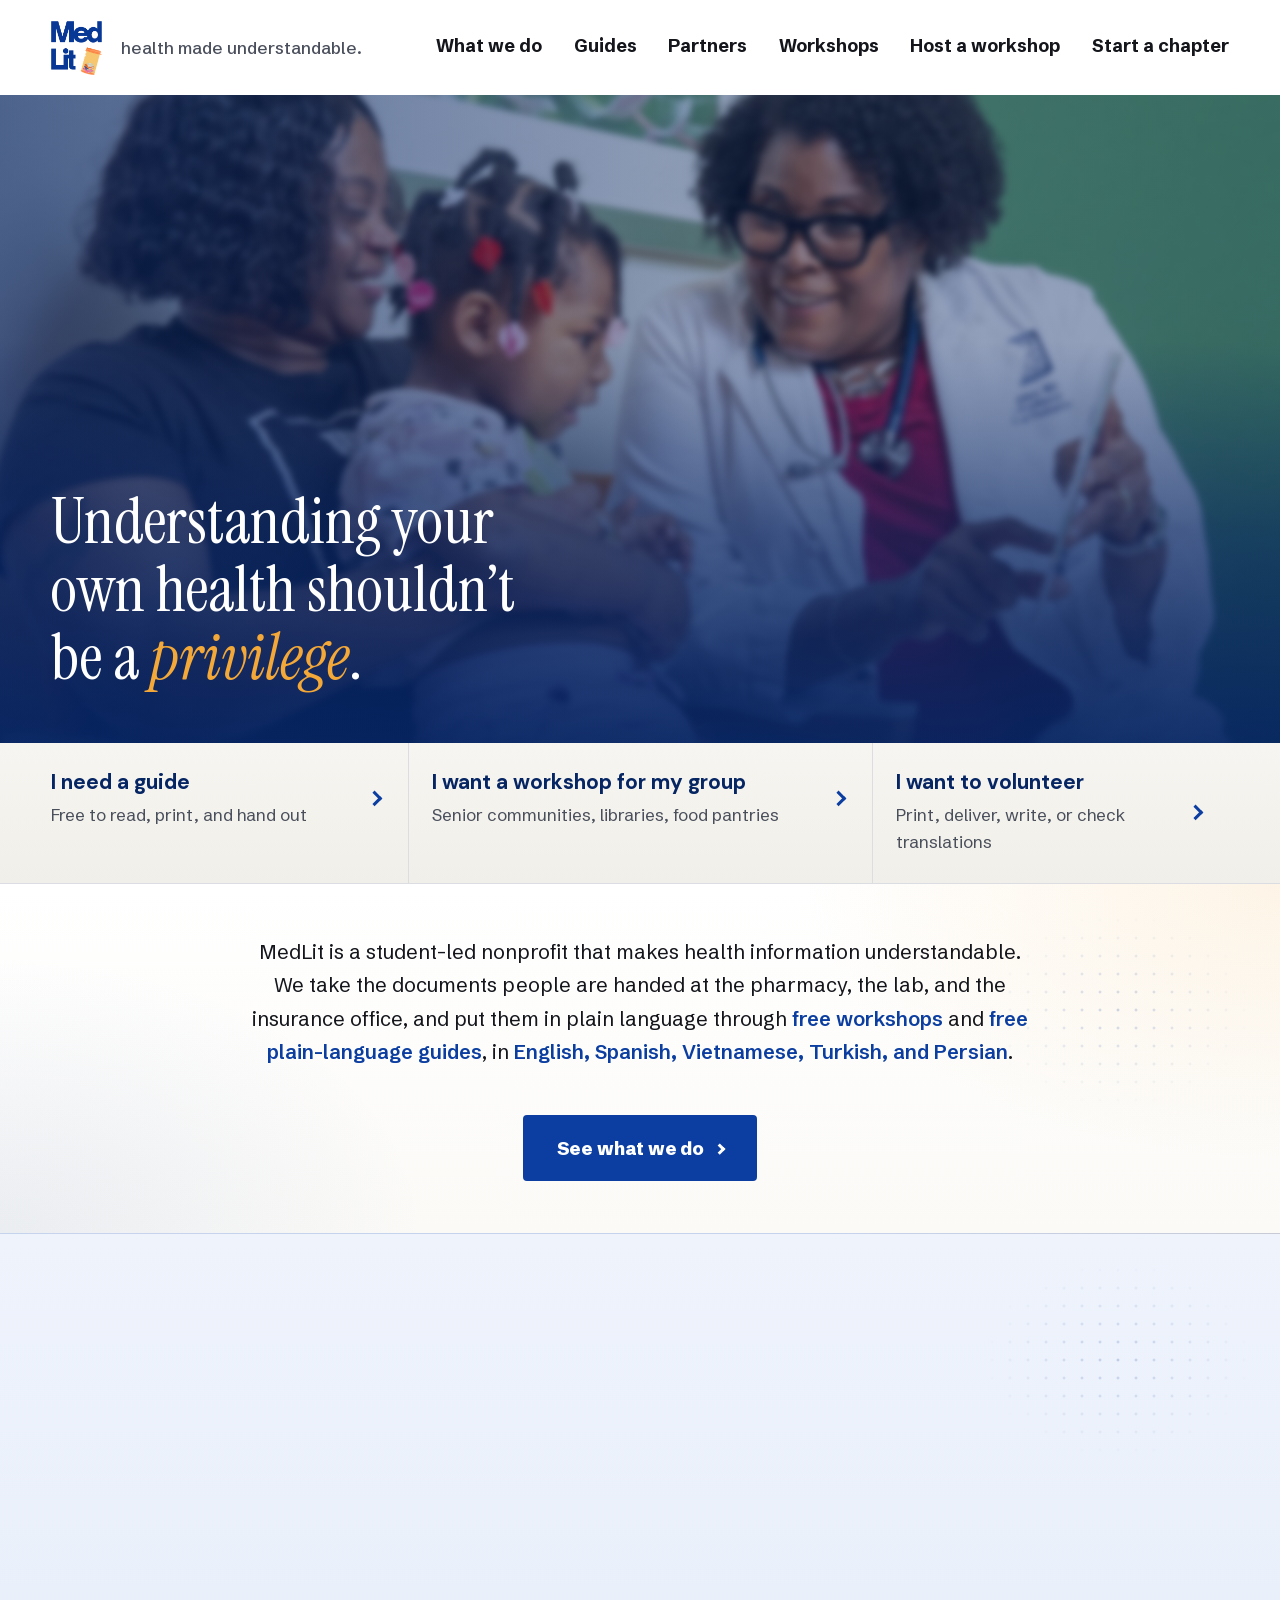
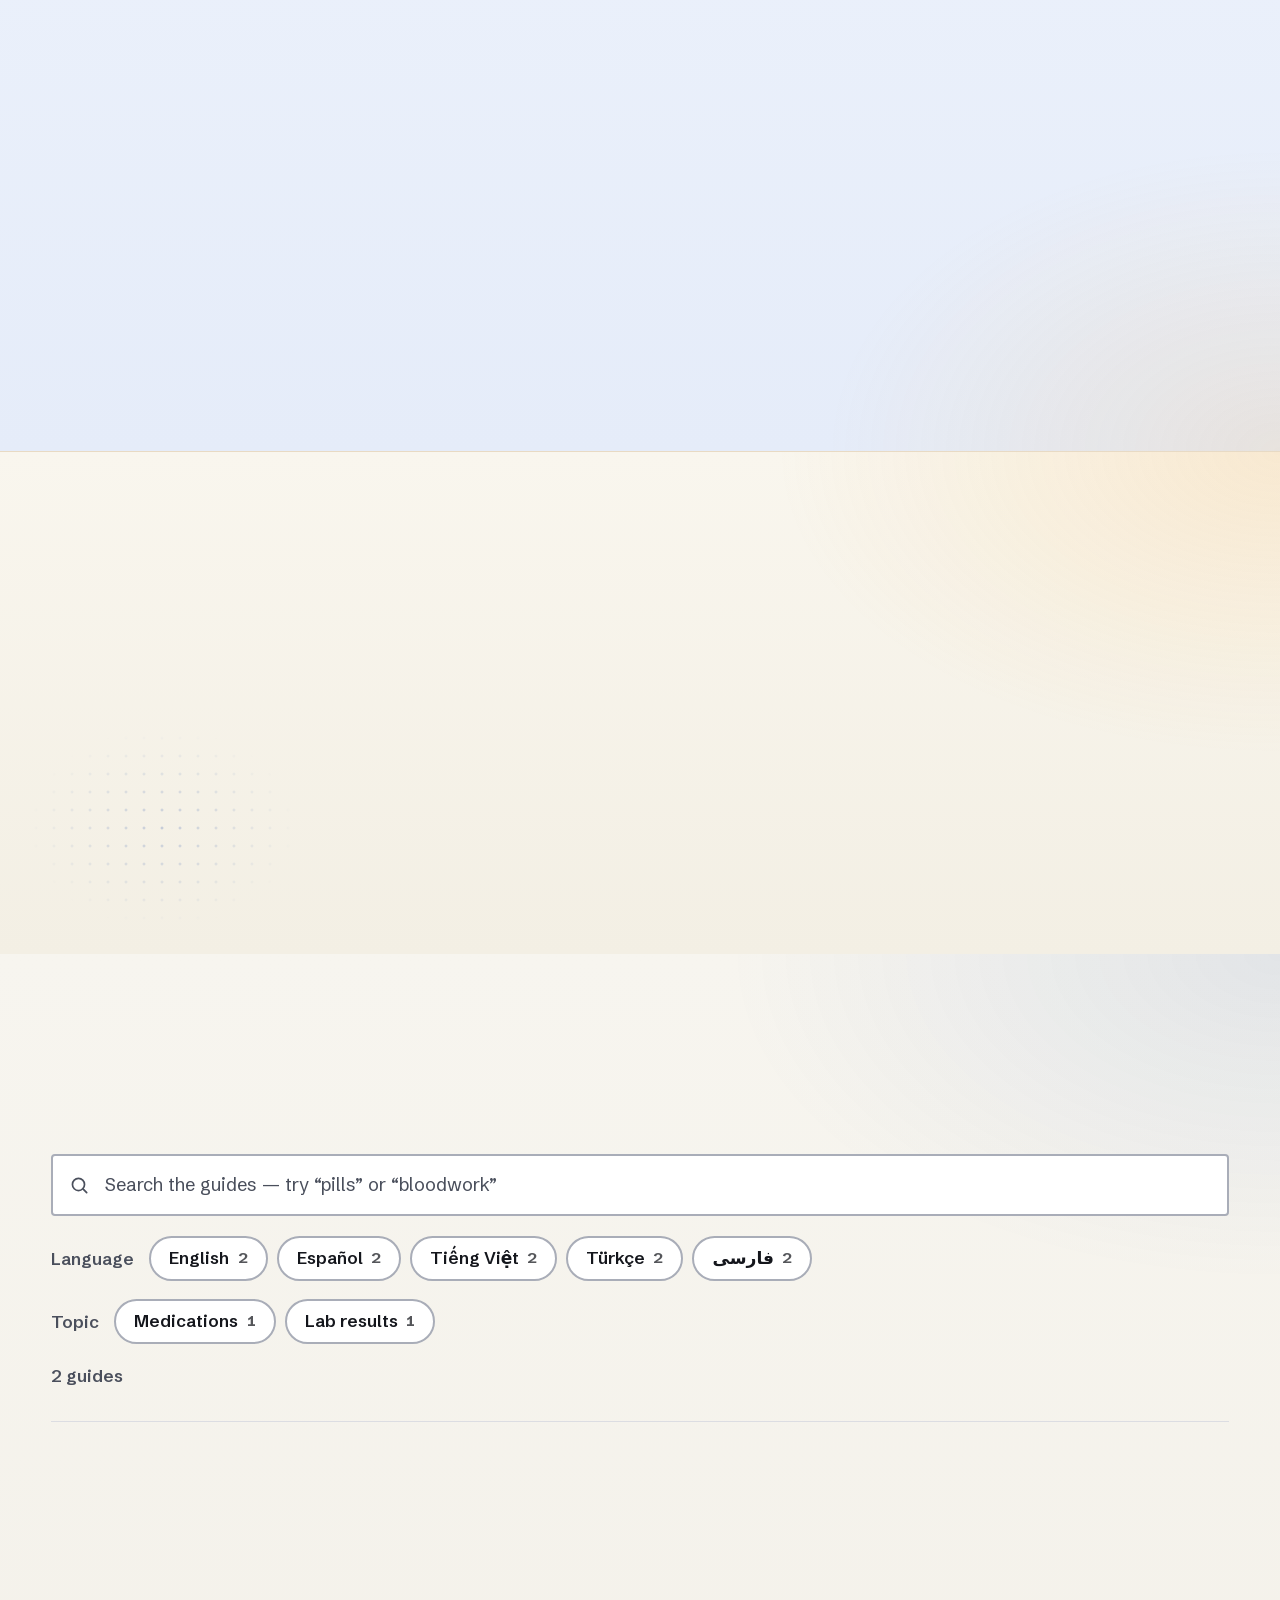
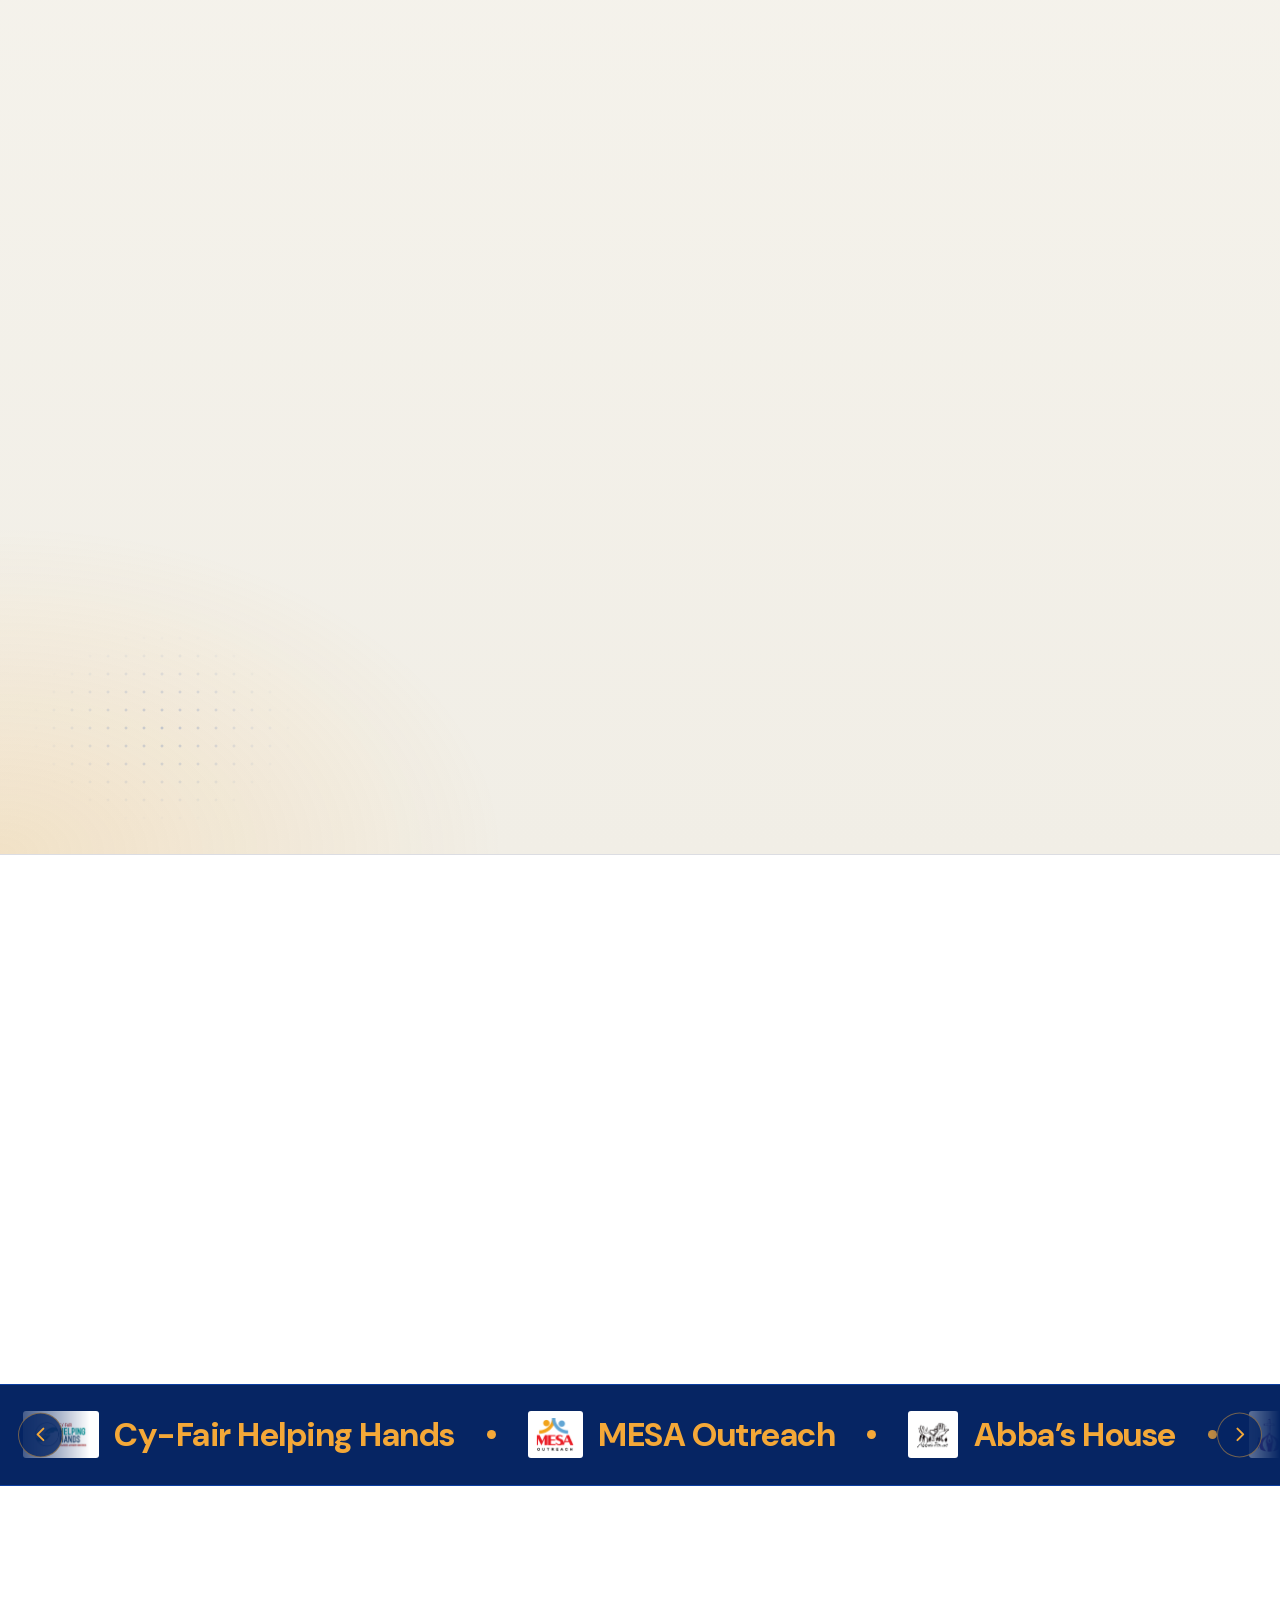
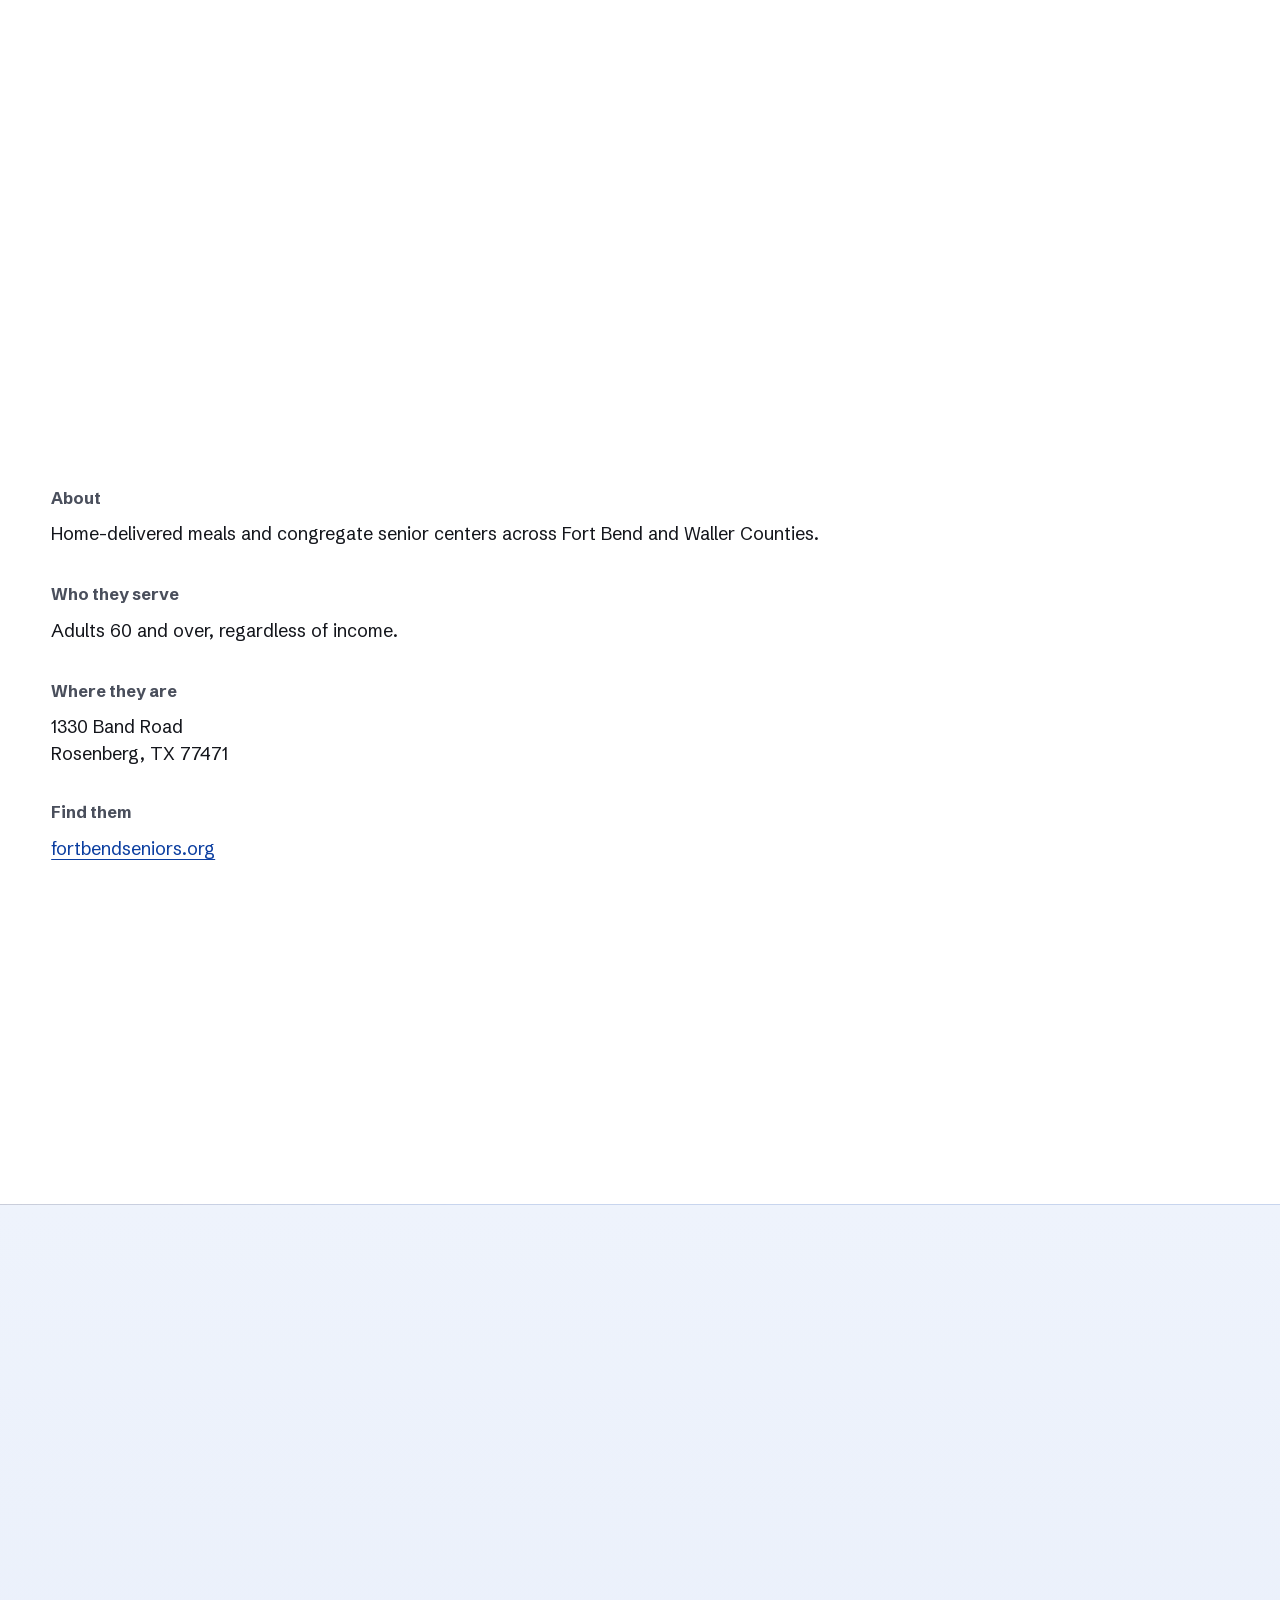
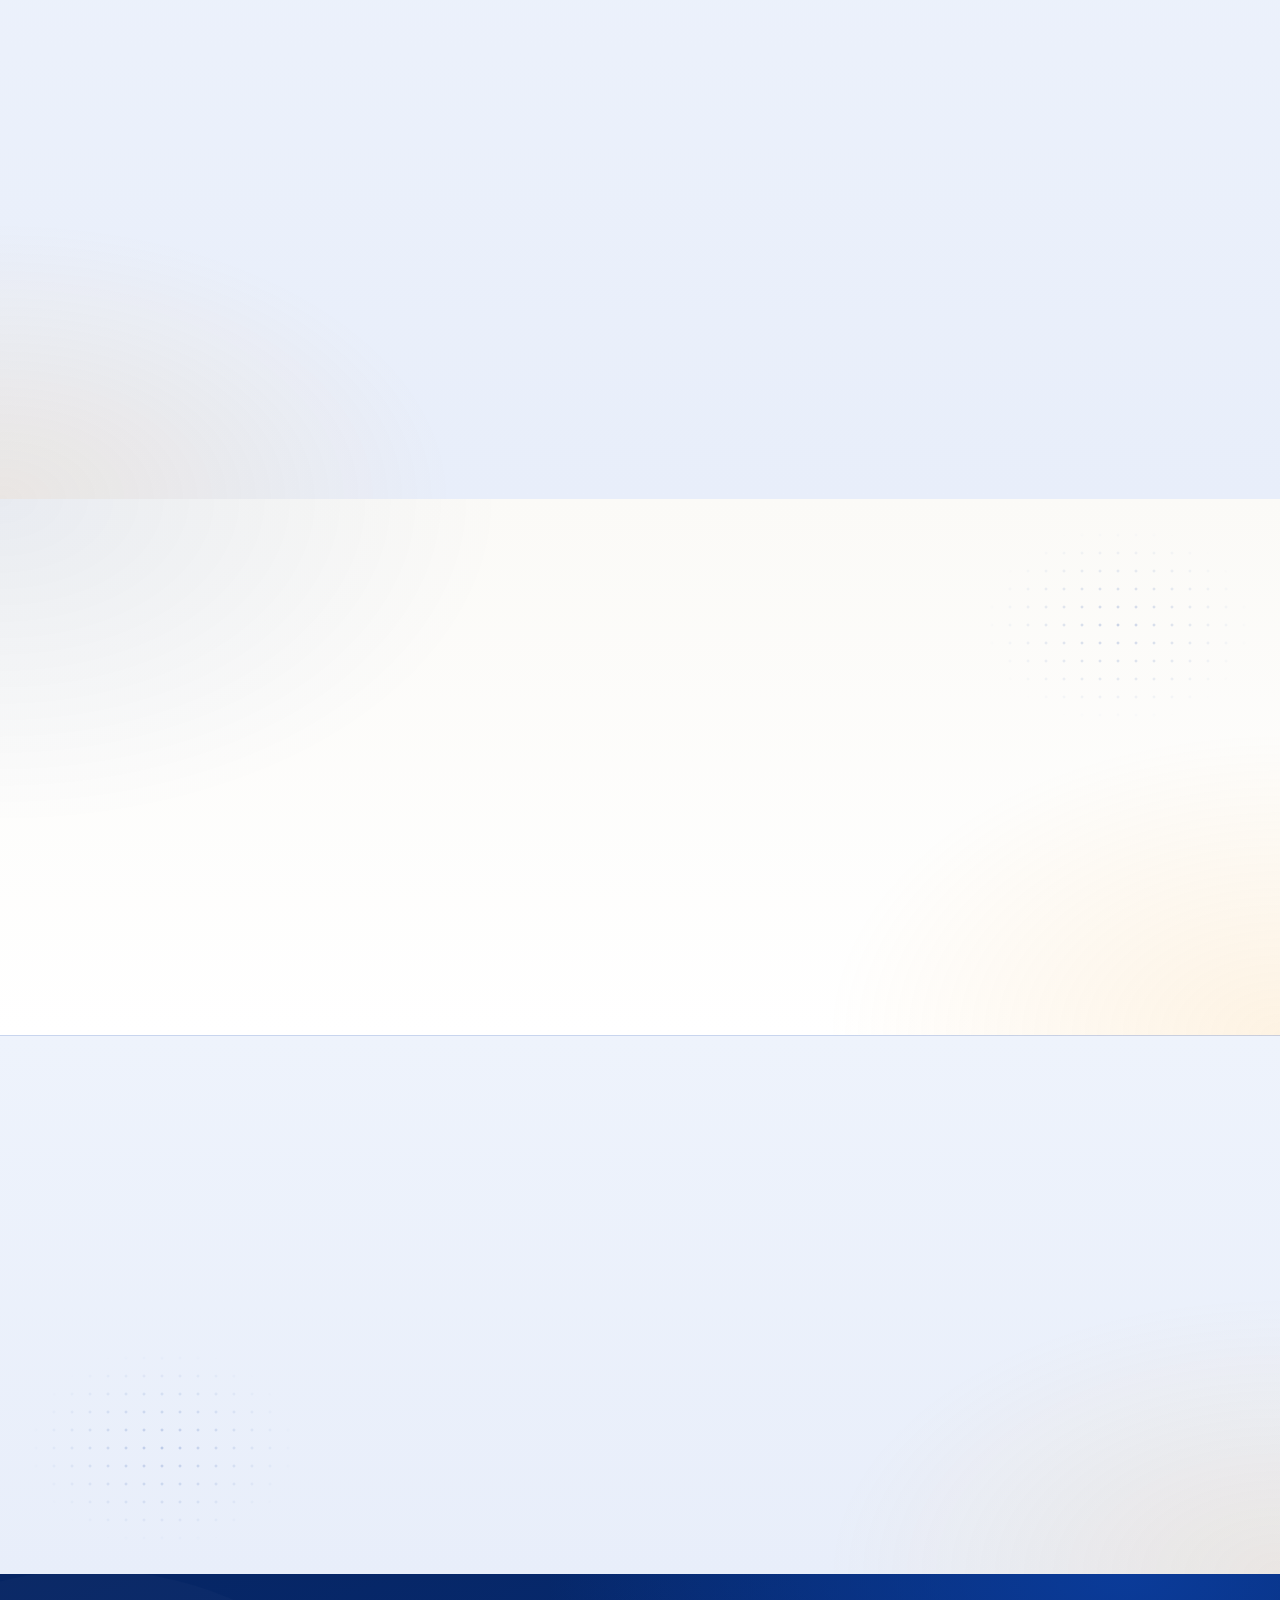
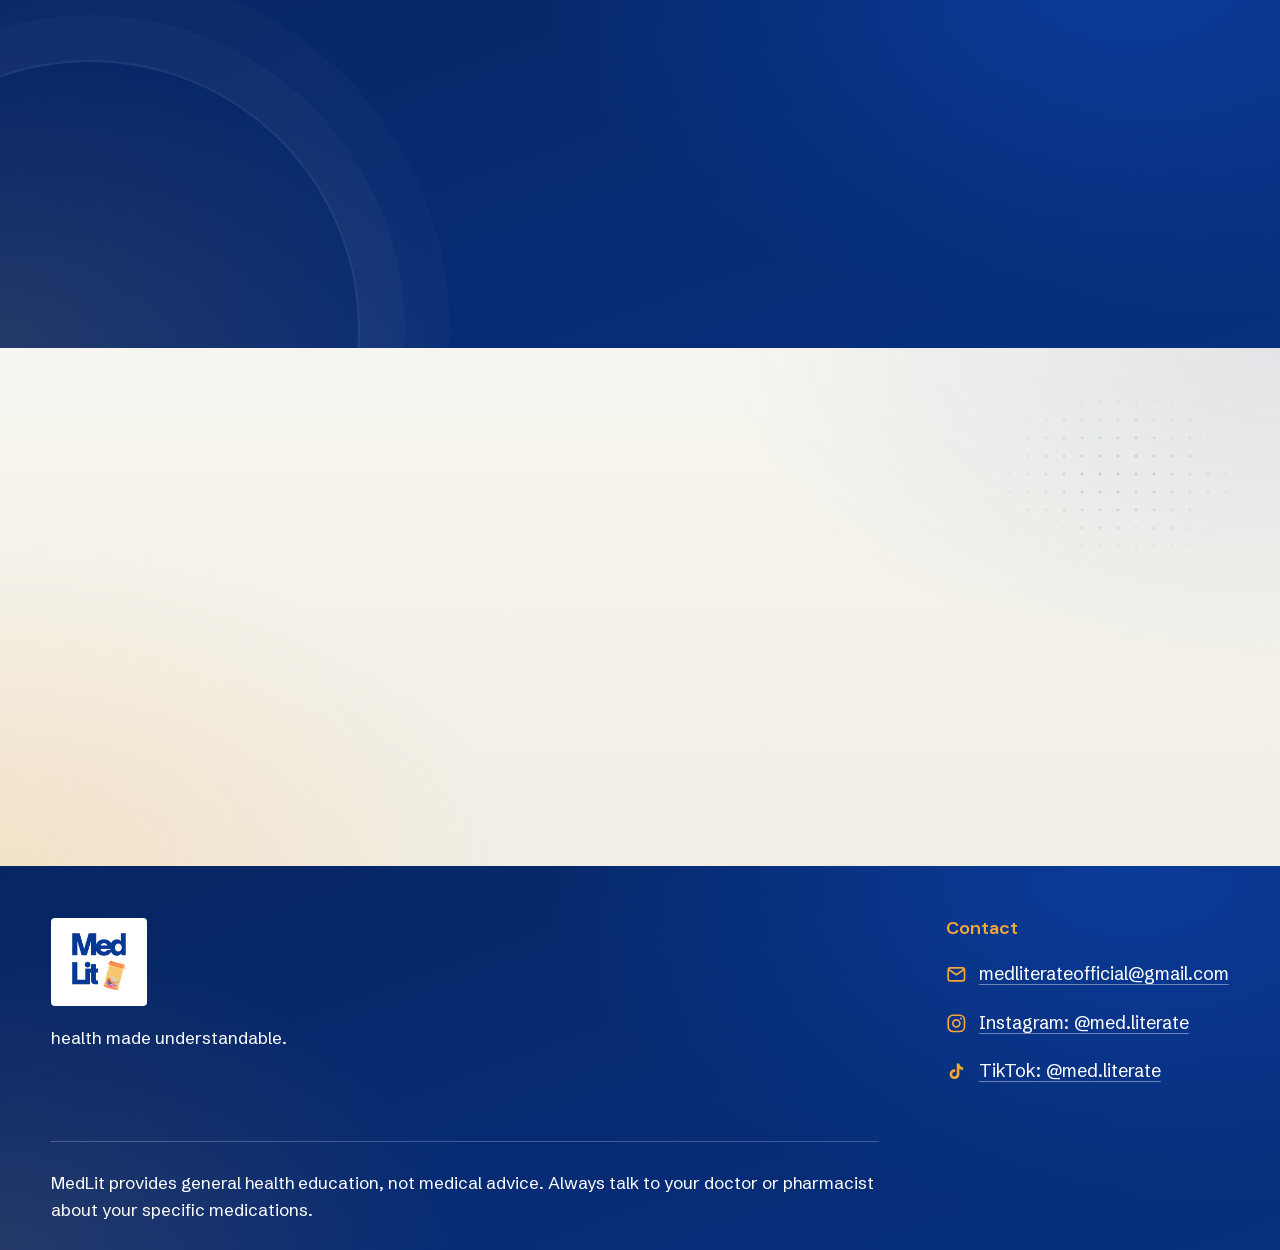
<file: index.html>
<!DOCTYPE html>
<html lang="en">
<head>
  <meta charset="utf-8">
  <meta name="viewport" content="width=device-width, initial-scale=1">
  <!-- Just the name. The tagline lives under the wordmark in the masthead and
       in og:description; repeating it in the tab title only makes the tab
       harder to pick out of a row of twenty. -->
  <title>MedLit</title>
  <meta name="description" content="MedLit is a student-led nonprofit that makes health information understandable. Free workshops and free plain-language guides.">

  <!-- Favicon: the vertical lockup, squared off. -->
  <link rel="icon" href="assets/favicon.png" type="image/png">
  <link rel="apple-touch-icon" href="assets/apple-touch-icon.png">

  <!-- ============================================================
       Sharing. Without these, pasting the link into a DM, a Slack, or an
       email to a library director shows a bare URL and nothing else. The
       card image is assets/og-image.jpg, rendered from this site's own CSS
       so it always matches the page.
       If the site ever moves, the four URLs below change with it.
       ============================================================ -->
  <!-- medliterate.org is the address people are given; the github.io URL is
       where GitHub Pages happens to serve it from. These four told search
       engines and every link preview the opposite, so pasting the .org into
       a DM or an email showed a card headed amarechiokorafor.github.io.

       NO CNAME FILE HERE ON PURPOSE. The domain is pointed at this site from
       outside the repository (it answers from Cloudflare), and adding a
       CNAME makes GitHub Pages claim the domain too. If those two disagree
       the live site goes down, so whoever owns that DNS should make that
       change, not this file. -->
  <link rel="canonical" href="https://medliterate.org/">
  <meta name="theme-color" content="#f4a838">
  <meta property="og:type" content="website">
  <meta property="og:site_name" content="MedLit">
  <meta property="og:title" content="MedLit">
  <meta property="og:description" content="A student-led nonprofit that makes health information understandable. Free workshops and free plain-language guides.">
  <meta property="og:url" content="https://medliterate.org/">
  <meta property="og:image" content="https://medliterate.org/assets/og-image.jpg">
  <meta property="og:image:width" content="1200">
  <meta property="og:image:height" content="630">
  <meta property="og:image:alt" content="Understanding your own health shouldn't be a privilege. Free workshops and free plain-language guides.">
  <meta name="twitter:card" content="summary_large_image">

  <link rel="preload" href="assets/fonts/schibsted-grotesk-var.woff2" as="font" type="font/woff2" crossorigin>

  <!-- The ?v= is a cache buster, and it is not optional.
       GitHub Pages serves styles.css with a max-age, and browsers — phones
       especially — hold a stylesheet far longer than that. Without this, a
       visitor who has seen an older version of the site can load new HTML
       against old CSS, which looks worse than either version on its own.

       BUMP THE NUMBER EVERY TIME YOU CHANGE styles.css. It costs nothing and
       it is the difference between "the update is live" and "the update is
       live for people who have never been here before".

       index.html itself can't be versioned this way — that one is the
       browser's own cache, cleared by a hard reload (Cmd/Ctrl + Shift + R)
       or by opening the URL with ?anything on the end. -->
  <link rel="stylesheet" href="styles.css?v=40">

  <!-- Motion is opt-in, and this is the opt-in. The stylesheet only hides a
       block before revealing it when `js` is present, so if this script never
       runs — or the one at the end of the body throws — every word on the
       page is visible with no transition. Nothing can be stranded. -->
  <script>
    if ('IntersectionObserver' in window) document.documentElement.className += ' js';
  </script>

  <!-- Tells search engines what this organisation is. Every field here is
       something we can stand behind — no founding date, no address, no
       claims we have not earned. -->
  <script type="application/ld+json">
  {
    "@context": "https://schema.org",
    "@type": "NGO",
    "name": "MedLit",
    "slogan": "health made understandable.",
    "description": "A student-led nonprofit that makes health information understandable. Free workshops and free plain-language guides to prescription labels, lab results, and insurance letters.",
    "url": "https://medliterate.org/",
    "logo": "https://medliterate.org/assets/medlit-logo.png",
    "email": "medliterateofficial@gmail.com",
    "sameAs": [
      "https://www.instagram.com/med.literate/",
      "https://www.tiktok.com/@med.literate"
    ]
  }
  </script>
</head>

<!-- ==============================================================
     THE IDEA, so that edits keep it intact.

     MedLit's whole argument is that a document should be readable. So the
     page is built out of MedLit's own materials: pharmacy amber at full
     strength as a field, the numbered callout disc from the printed guide,
     and every word set in Schibsted Grotesk, a newspaper face with open
     apertures and a tall x-height.

     The shape of the page: the claim, three doors, why we exist, what we do,
     what we have done, what we measure, then the proof of each and the two
     asks. It says what MedLit does and shows the guide that proves it. It
     does not demonstrate the product on itself.

     TWO THINGS WERE BUILT HERE AND REMOVED, TWICE. Don't rebuild them:

       - An interactive prescription label whose lines rewrote themselves
         into plain English when you chose them.
       - A "same sentence, twice" panel putting one line of pharmacy
         shorthand beside its plain version.

     Both worked. Both were cut because the guides already do that job, on
     paper, reviewed by a licensed professional, and printable. A widget
     that demonstrates the product sits in front of the product. If MedLit
     ever wants an interactive guide as a real format, it gets its own page
     and its own reviewed content — not a slot in the hero.

     COUNTS AND SCORES LIVE IN SEPARATE SECTIONS, on purpose. "The work so
     far" carries counts — 438 guides across four distributions, each with its
     own language split. "What we measure" carries comprehension scores, which
     do not exist yet. A count of guides is not a count of people helped, and
     putting the two under one heading is how that line gets blurred.

     STILL WAITING: two photograph slots, commented out, in .workshops__grid
     and .host__grid. Uncomment one and the section relayouts on its own.

     Rules worth keeping:
       1. Two faces, no more. DM Sans for headings, Schibsted Grotesk for
          everything else.
       2. Amber carries dark ink only. White on amber is 1.7:1.
       3. No decorative bars. Amber is a field, never a slab above a heading.
       4. Nothing needs JavaScript to be read.
     ============================================================== -->
<body>

  <a class="skip" href="#main">Skip to main content</a>

  <!-- ============================================================
       MASTHEAD
       LOGO ASSETS — the two official lockups, cut from the official logo
       PDF with transparent backgrounds. Nothing is redrawn or recoloured.
         assets/medlit-logo.png           stacked lockup — masthead, footer
         assets/medlit-logo-vertical.png  full lockup with tagline
       ============================================================ -->
  <header class="masthead">
    <div class="wide masthead__inner">

      <a class="brand" href="#top">
        <img class="brand__mark" src="assets/medlit-logo.png"
             alt="MedLit" width="398" height="420">
        <span class="brand__tagline">health made understandable.</span>
      </a>

      <nav class="topnav" aria-label="Sections">
        <ul>
          <li><a href="#what-we-do">What we do</a></li>
          <li><a href="#guides">Guides</a></li>
          <li><a href="#partners">Partners</a></li>
          <li><a href="#workshops">Workshops</a></li>
          <li><a href="#host">Host a workshop</a></li>
          <!-- The only item in here that leaves the page. It is last on
               purpose: it is the biggest ask on the site and the smallest
               audience for it. -->
          <li><a href="chapter.html">Start a chapter</a></li>
        </ul>
      </nav>

    </div>
  </header>

  <main id="main">

    <!-- ============================================================
         HERO — a photograph with the claim set over it.
         The photo is assets/hero-photo.jpg. alt="" on purpose: it is
         decorative, and the headline carries the meaning. If the file is
         missing, the section falls back to plain navy and still reads.
         ============================================================ -->
    <section class="hero" id="top">
      <img class="hero__photo" src="assets/hero-photo.jpg" alt=""
           width="2000" height="1334" fetchpriority="high"
           onerror="this.remove()">
      <div class="wide hero__inner">
        <!-- One non-breaking space, not two. It keeps "a" from being
             stranded at the end of a line, which is the thing worth
             preventing. Binding "privilege" on as well made a 14-character
             unbreakable run wider than a 375px phone could hold. -->
        <h1>Understanding your own health shouldn&rsquo;t be&nbsp;a <em>privilege</em>.</h1>
      </div>
    </section>

    <!-- ============================================================
         THREE DOORS — one strip of three, straight under the photograph.
         Three different people arrive on this page and each should reach
         their own thing in about five seconds without reading anything else.
         ============================================================ -->
    <nav class="doors" aria-label="Start here">
      <ul class="wide">
        <li>
          <a href="#guides">
            <span class="doors__what">I need a guide</span>
            <span class="doors__who">Free to read, print, and hand out</span>
          </a>
        </li>
        <li>
          <a href="#host">
            <span class="doors__what">I want a workshop for my group</span>
            <span class="doors__who">Senior communities, libraries, food pantries</span>
          </a>
        </li>
        <li>
          <a href="#volunteer">
            <span class="doors__what">I want to volunteer</span>
            <span class="doors__who">Print, deliver, write, or check translations</span>
          </a>
        </li>
      </ul>
    </nav>

    <!-- ============================================================
         WHO WE ARE — one short centred paragraph and one button, under the
         doors. Kept small on purpose: the doors are the first thing to act
         on, this is the first thing to read.
         ============================================================ -->
    <section class="intro" aria-label="About MedLit">
      <div class="wide intro__inner">
        <p class="intro__text">
          MedLit is a student-led nonprofit that makes health information
          understandable. We take the documents people are handed at the
          pharmacy, the lab, and the insurance office, and put them in plain
          language through <span class="intro__hl">free workshops</span> and
          <span class="intro__hl">free plain-language guides</span>, in
          <span class="intro__hl">English, Spanish, Vietnamese, Turkish,
          and Persian</span>.
        </p>
        <a class="action action--solid intro__action" href="#what-we-do">See what we do</a>
      </div>
    </section>

    <!-- ============================================================
         OUR WHY — the problem told twice: in words beside a photograph,
         then in three figures underneath.

         EVERY FIGURE HERE IS SOURCED, and its source line links to it.
         Figures are written "1 in 8", never as a bare percentage —
         check_numbers.py rejects those. If a figure changes, change its
         source in the same edit.
           - 75 million and 1 in 8 (12 percent proficient): U.S. Department
             of Education, NCES, 2003 National Assessment of Adult Literacy.
           - Nearly 1 in 2 (46.3 percent), and more than 1 in 3 among
             adequate readers (37.7 percent): Davis et al., "Literacy and
             Misunderstanding Prescription Drug Labels," Annals of Internal
             Medicine 145(12), 2006.
         ============================================================ -->
    <section class="why" id="why" aria-labelledby="why-h">
      <div class="wide">
        <div class="why__grid" data-reveal>
          <div class="why__text">
            <h2 id="why-h">Our why</h2>
            <p class="why__statement">
              You get handed a prescription label, a lab result, an insurance
              letter. The print is small and the words are hard to understand.
              The person who could explain it has already moved on to the next
              patient.
            </p>
            <p class="why__turn">
              So you guess. And guessing about your own health is a risk no one
              should have to take.
            </p>
          </div>
          <figure class="why__photo">
            <img src="assets/why-photo.jpg"
                 alt="An older man in glasses squinting at the label on a pill bottle."
                 width="612" height="408" loading="lazy">
          </figure>
        </div>

        <ul class="why__facts" role="list" data-reveal>
          <li>
            <p class="why__n">75 million</p>
            <p class="why__label">U.S. adults have basic or below-basic health literacy.</p>
            <p class="why__src"><a href="https://nces.ed.gov/naal/health_results.asp">U.S. Department of Education, 2003</a></p>
          </li>
          <li>
            <p class="why__n">1 in 8</p>
            <p class="why__label">Only about 1 in 8 U.S. adults have proficient health literacy.</p>
            <p class="why__src"><a href="https://nces.ed.gov/use-work/resource-library/report/statistical-analysis-report/health-literacy-americas-adults-results-2003-national-assessment-adult-literacy">U.S. Department of Education, 2003</a></p>
          </li>
          <li>
            <p class="why__n">1 in 2</p>
            <p class="why__label">Nearly half of patients misread at least one instruction on common prescription labels. Even among strong readers, more than 1 in 3 did.</p>
            <p class="why__src"><a href="https://www.acpjournals.org/doi/10.7326/0003-4819-145-12-200612190-00144">Annals of Internal Medicine, 2006</a></p>
          </li>
        </ul>
      </div>
    </section>

    <!-- ============================================================
         WHAT WE DO — the mission, then the three things it comes down to.
         ============================================================ -->
    <section class="does" id="what-we-do" aria-labelledby="what-we-do-h">
      <div class="wide">
        <div class="does__head" data-reveal>
          <h2 id="what-we-do-h">What we do</h2>
          <p class="does__lede">
            We take the documents you get handed at the pharmacy, the lab, and the
            insurance office. We put them in plain language. Two ways: in a room,
            and on one page.
          </p>
        </div>

        <ul class="does__list" role="list" data-reveal>
          <li>
            <h3>Free workshops</h3>
            <p>
              30 to 45 minutes, interactive, at senior communities, libraries, and
              food pantries. We bring the materials and the facilitators. You bring
              the room and the people.
            </p>
          </li>
          <li>
            <h3>Free guides</h3>
            <p>
              One page each, in English, Spanish, Vietnamese, Turkish, and Persian.
              Read them on your phone, print them, hand them out at the front desk.
            </p>
          </li>
          <li>
            <h3>Free. Always.</h3>
            <p>
              No fee, no trial, no first-one-free. There is no version of this that
              costs money, for the workshops or for the guides.
            </p>
          </li>
        </ul>
      </div>
    </section>


    <!-- ============================================================
         THE GUIDES — the artwork leads at size, because the guide is the
         only real proof of work here and the best-designed thing the
         organisation owns.

         ONE CARD PER GUIDE, NOT PER LANGUAGE. A translation is the same
         guide, so it is a badge on the card, not a second card. Clicking a
         badge downloads that language's PDF — nobody should have to open a
         page and then hunt for the file.

         TO ADD A GUIDE: drop the PDF in assets/guides/, render its first
         page to a .jpg alongside it, then copy one <li class="guide">
         block. That block is the whole entry — the search box, the filter
         chips and the result count all read themselves off these cards, so
         a new guide adds its own chips and nothing else is edited. The
         attributes that matter:

           data-topic     one of: medications, lab-results, insurance,
                          chronic-conditions. Add a new value here and the
                          topic chip for it appears on its own.
           data-keywords  words someone might actually type that are not
                          already in the title or the blurb ("pills",
                          "bottle", "bloodwork"). Add the translated title
                          here too, so searching in Spanish finds the card.
           data-large-print  add this attribute (no value) only when a
                          large-print version genuinely exists.

         TO ADD A LANGUAGE: add one <a class="lang"> inside .guide__langs
         with its own data-lang (the ISO code), data-lang-name (the language
         in its own script — Español, Tiếng Việt, Türkçe, فارسی, so people
         can find their language without reading English) and a
         data-goatcounter-click name of its own. The language filter chip
         appears on its own.

         No CSS, ever.
         ============================================================ -->
    <section class="guides" id="guides" aria-labelledby="guides-h">
      <div class="wide">
        <div class="guides__head" data-reveal>
          <h2 id="guides-h">Free to read, print, and hand out.</h2>
          <p class="guides__lede">No sign-up. No email address. No catch.</p>
        </div>

        <!-- The filter bar starts hidden and the script at the end of the
             body unhides it. Without JavaScript there is no dead search box
             and no chip that does nothing — every guide is simply on the
             page, which is the point of rule 4. -->
        <div class="sift" id="sift" hidden>
          <div class="sift__search">
            <svg class="sift__icon" viewBox="0 0 24 24" fill="none" stroke="currentColor"
                 stroke-width="2" stroke-linecap="round" aria-hidden="true" focusable="false">
              <circle cx="11" cy="11" r="7"/><path d="m16.5 16.5 4 4"/>
            </svg>
            <label class="hidden" for="sift-q">Search the guides</label>
            <input id="sift-q" class="sift__input" type="search" autocomplete="off"
                   placeholder="Search the guides — try &ldquo;pills&rdquo; or &ldquo;bloodwork&rdquo;">
            <button class="sift__clear" type="button" hidden>Clear</button>
          </div>

          <div class="sift__sets">
            <div class="sift__set" role="group" aria-label="Filter by language">
              <span class="sift__legend">Language</span>
              <div class="sift__chips" data-chips="lang"></div>
            </div>
            <div class="sift__set" role="group" aria-label="Filter by topic">
              <span class="sift__legend">Topic</span>
              <div class="sift__chips" data-chips="topic"></div>
            </div>
          </div>

          <!-- aria-live, so a screen reader hears the count change instead of
               wondering whether anything happened. -->
          <p class="sift__count" role="status" aria-live="polite"></p>
        </div>

        <ul class="shelf" role="list" data-reveal>

          <li class="guide"
              data-topic="medications"
              data-keywords="pills pill bottle pharmacy prescription label dose dosage directions refills sig
                             medicine medication ¿Qué dice la etiqueta de mi medicamento recetado? receta farmacia
                             Nhãn thuốc kê toa của tôi nói gì? nhan thuoc ke toa toa thuốc hướng dẫn sử dụng liều lượng
                             Reçete etiketim ne söylüyor? recete etiket ilaç doz kullanım talimatı eczane
                             برچسب نسخه من چه می‌گوید؟ نسخه برچسب دارو دوز دستور مصرف داروخانه">
            <a class="guide__cover" href="assets/guides/what-does-my-prescription-label-say.pdf"
               data-goatcounter-click="guide-open-en">
              <img src="assets/guides/what-does-my-prescription-label-say.jpg"
                   alt="First page of the guide: a prescription label with eleven
                        numbered callouts, each explaining one part of it."
                   width="620" height="802" loading="lazy">
            </a>
            <div class="guide__text">
              <h3><a href="assets/guides/what-does-my-prescription-label-say.pdf"
                     data-goatcounter-click="guide-open-en">What Does My Prescription Label Say?</a></h3>
              <p class="guide__blurb">
                Every part of a prescription label, explained one piece at a time.
                Drug name, dose, directions, refills, dates.
              </p>
              <dl class="facts">
                <div><dt>Format</dt><dd>PDF, 1 page</dd></div>
                <div><dt>Reviewed</dt><dd>Licensed healthcare professional</dd></div>
              </dl>

              <p class="guide__langs-label">Download it in</p>
              <div class="guide__langs">
                <a class="lang" data-lang="en" data-lang-name="English"
                   href="assets/guides/what-does-my-prescription-label-say.pdf" download
                   data-goatcounter-click="guide-download-en">
                  <span class="lang__code">EN</span>
                  <span class="lang__name">English</span>
                  <span class="hidden">— What Does My Prescription Label Say? (PDF)</span>
                </a>
                <a class="lang" data-lang="es" data-lang-name="Español"
                   href="assets/guides/que-dice-la-etiqueta-de-mi-medicamento.pdf" download
                   data-goatcounter-click="guide-download-es">
                  <span class="lang__code">ES</span>
                  <span class="lang__name" lang="es">Español</span>
                  <span class="hidden">— ¿Qué dice la etiqueta de mi medicamento recetado? (PDF, Spanish)</span>
                </a>
                <a class="lang" data-lang="vi" data-lang-name="Tiếng Việt"
                   href="assets/guides/nhan-thuoc-ke-toa-cua-toi-noi-gi.pdf" download
                   data-goatcounter-click="guide-download-vi">
                  <span class="lang__code">VI</span>
                  <span class="lang__name" lang="vi">Tiếng Việt</span>
                  <span class="hidden">— Nhãn thuốc kê toa của tôi nói gì? (PDF, Vietnamese)</span>
                </a>
                <a class="lang" data-lang="tr" data-lang-name="Türkçe"
                   href="assets/guides/recete-etiketim-ne-soyluyor.pdf" download
                   data-goatcounter-click="guide-download-tr">
                  <span class="lang__code">TR</span>
                  <span class="lang__name" lang="tr">Türkçe</span>
                  <span class="hidden">— Reçete etiketim ne söylüyor? (PDF, Turkish)</span>
                </a>
                <a class="lang" data-lang="fa" data-lang-name="فارسی"
                   href="assets/guides/barchasb-noskhe-man-che-miguyad.pdf" download
                   data-goatcounter-click="guide-download-fa">
                  <span class="lang__code">FA</span>
                  <span class="lang__name" lang="fa" dir="rtl">فارسی</span>
                  <span class="hidden" lang="fa" dir="rtl">— برچسب نسخه من چه می‌گوید؟ (PDF, Persian)</span>
                </a>
              </div>
            </div>
          </li>

          <li class="guide"
              data-topic="lab-results"
              data-keywords="lab labs bloodwork blood work test results reference range flag high low
                             hemoglobin CBC specimen units report
                             ¿Cómo leo un informe de laboratorio? informe laboratorio prueba resultado rango de referencia
                             Làm sao để đọc phiếu kết quả xét nghiệm? lam sao doc phieu ket qua xet nghiem khoảng tham chiếu
                             Laboratuvar raporumu nasıl okurum? laboratuvar rapor sonuc referans aralığı tahlil
                             چگونه برگه آزمایش خود را بخوانم؟ آزمایش برگه نتیجه محدوده مرجع">
            <a class="guide__cover" href="assets/guides/how-do-i-read-a-lab-report.pdf"
               data-goatcounter-click="guide-open-lab-en">
              <img src="assets/guides/how-do-i-read-a-lab-report.jpg"
                   alt="First page of the guide: a sample lab report with eleven numbered
                        callouts, each explaining one part of it, beside four notes about
                        reference ranges, flags, trends and units."
                   width="992" height="1240" loading="lazy">
            </a>
            <div class="guide__text">
              <h3><a href="assets/guides/how-do-i-read-a-lab-report.pdf"
                     data-goatcounter-click="guide-open-lab-en">How Do I Read a Lab Report?</a></h3>
              <p class="guide__blurb">
                Your lab report has a structure. Patient details, test name, result,
                units, reference range, flags — one piece at a time.
              </p>
              <dl class="facts">
                <div><dt>Format</dt><dd>PDF, 1 page</dd></div>
                <div><dt>Reviewed</dt><dd>Licensed healthcare professional</dd></div>
              </dl>

              <p class="guide__langs-label">Download it in</p>
              <div class="guide__langs">
                <a class="lang" data-lang="en" data-lang-name="English"
                   href="assets/guides/how-do-i-read-a-lab-report.pdf" download
                   data-goatcounter-click="guide-download-lab-en">
                  <span class="lang__code">EN</span>
                  <span class="lang__name">English</span>
                  <span class="hidden">— How Do I Read a Lab Report? (PDF)</span>
                </a>
                <a class="lang" data-lang="es" data-lang-name="Español"
                   href="assets/guides/como-leo-un-informe-de-laboratorio.pdf" download
                   data-goatcounter-click="guide-download-lab-es">
                  <span class="lang__code">ES</span>
                  <span class="lang__name" lang="es">Español</span>
                  <span class="hidden">— ¿Cómo leo un informe de laboratorio? (PDF, Spanish)</span>
                </a>
                <a class="lang" data-lang="vi" data-lang-name="Tiếng Việt"
                   href="assets/guides/lam-sao-de-doc-phieu-ket-qua-xet-nghiem.pdf" download
                   data-goatcounter-click="guide-download-lab-vi">
                  <span class="lang__code">VI</span>
                  <span class="lang__name" lang="vi">Tiếng Việt</span>
                  <span class="hidden">— Làm sao để đọc phiếu kết quả xét nghiệm? (PDF, Vietnamese)</span>
                </a>
                <a class="lang" data-lang="tr" data-lang-name="Türkçe"
                   href="assets/guides/laboratuvar-raporumu-nasil-okurum.pdf" download
                   data-goatcounter-click="guide-download-lab-tr">
                  <span class="lang__code">TR</span>
                  <span class="lang__name" lang="tr">Türkçe</span>
                  <span class="hidden">— Laboratuvar raporumu nasıl okurum? (PDF, Turkish)</span>
                </a>
                <!-- Persian is right-to-left. The dir on the name is not
                     decoration: without it the question mark in the hidden
                     title lands on the wrong end, and the script copies this
                     same dir onto the فارسی filter chip so the chip reads
                     correctly too. -->
                <a class="lang" data-lang="fa" data-lang-name="فارسی"
                   href="assets/guides/chegune-barge-azmayesh-khod-ra-bekhanam.pdf" download
                   data-goatcounter-click="guide-download-lab-fa">
                  <span class="lang__code">FA</span>
                  <span class="lang__name" lang="fa" dir="rtl">فارسی</span>
                  <span class="hidden" lang="fa" dir="rtl">— چگونه برگه آزمایش خود را بخوانم؟ (PDF, Persian)</span>
                </a>
              </div>
            </div>
          </li>

          <!-- ADD NEW GUIDE CARDS HERE. Give every link a
               data-goatcounter-click name of its own (guide-open-…,
               guide-download-…) so its downloads show up as a separate line
               in GoatCounter. -->

        </ul>

        <!-- Shown only when a search or a chip combination matches nothing.
             The script fills in the language name, so someone filtering on
             Español is told in Spanish. -->
        <p class="sift__empty" id="sift-empty" hidden></p>
      </div>
    </section>


    <!-- ============================================================
         WHERE TO FIND OUR GUIDES — the partners.

         Most people arriving here want the nearest place, not a list of
         logos. So the section is: what the network adds up to, the names
         moving past at size, then one card per partner with the city, what
         they actually are, and a link to their own site.

         THE RIBBON is the only thing on this page that moves on its own. It
         earns that because the names ARE the content — five organisations
         that said yes. It is one list, printed twice: the second copy is
         aria-hidden and exists only so the loop has somewhere to go. It
         pauses on hover and on keyboard focus, and under
         `prefers-reduced-motion` it does not move at all and becomes a
         plain wrapped row. Do not add a second moving thing to this page.

         LOGOS: names only, until a partner says yes in writing. A name is a
         fact; a logo is a borrowed endorsement. There is a .partner__logo
         slot ready in the CSS for when one does.

         NO MAP YET. A pin per partner needs either a paid tile key or an
         embedded iframe that ships third-party cookies onto a site that
         currently has none and therefore needs no consent banner. Five
         cards with a city on each do the same job today. If the list grows
         past a dozen, revisit it.

         TO ADD A PARTNER: copy one <li class="partner">, and add the same
         name to the ribbon list. Both read top to bottom in the same order.
         The partner count in the stats strip counts the cards itself.
         ============================================================ -->
    <section class="where" id="partners" aria-labelledby="where-h">
      <div class="wide">
        <div class="where__head" data-reveal>
          <p class="kicker">Our partners</p>
          <h2 id="where-h">Where to find our guides.</h2>
          <p class="where__lede">
            We do not hand guides out on our own. These are the pantries, the
            outreach centers and the senior programs that put them in front of
            the people who need them. Open a partner to see what we have handed
            out there.
          </p>
        </div>

        <!-- The counts are not typed in twice. .where__n carries a fallback
             that is correct as written; the script re-reads the totals out
             of the "Our impact" rows above so the two can never drift. -->
        <ul class="where__stats" role="list" data-reveal>
          <li>
            <p class="where__n" data-count="partners">8</p>
            <p class="where__label">Partner organizations</p>
          </li>
          <li>
            <p class="where__n" data-count="guides">948</p>
            <p class="where__label">Guides handed out through them</p>
          </li>
          <li>
            <p class="where__n" data-count="languages">5</p>
            <p class="where__label">Languages handed out so far</p>
          </li>
          <li>
            <p class="where__n" data-count="workshops">1</p>
            <p class="where__label">Workshops held</p>
          </li>
        </ul>
      </div>

      <!-- THE RIBBON. Full bleed on purpose: it sits outside .wide so the
           names run off both edges and the loop has no visible seam.

           It is a scroll container now, not a CSS animation, which is what
           lets all four behaviours share one mechanism: the script nudges
           scrollLeft frame by frame, so a trackpad swipe, a finger drag and
           the arrows all move the same property, and "resume from where they
           left it" needs no bookkeeping — it just carries on from wherever
           scrollLeft happens to be.

           The whole band is aria-hidden, arrows included. Every name in it is
           a card below with the same name and more besides, so a screen
           reader gets the real thing rather than a duplicate it cannot act
           on. The arrows are mouse affordances and are deliberately not in
           the tab order.

           With the script off nothing moves and the row is still scrollable
           by hand. Under prefers-reduced-motion the script never starts the
           loop at all — see section 14e in the stylesheet. -->
      <div class="ribbon" aria-hidden="true">
        <button class="ribbon__arrow ribbon__arrow--prev" type="button" tabindex="-1" hidden>
          <svg viewBox="0 0 24 24" aria-hidden="true" focusable="false">
            <path d="M15 5l-7 7 7 7" fill="none" stroke="currentColor"
                  stroke-width="2.4" stroke-linecap="round" stroke-linejoin="round"/>
          </svg>
        </button>

        <div class="ribbon__view">
          <div class="ribbon__track">
          <ul class="ribbon__set" role="list">
            <li>
              <button class="ribbon__name" type="button" tabindex="-1"
                      data-opens="p-cyfair">
                <img class="ribbon__logo" src="assets/logos/cy-fair-helping-hands.png" alt=""
                     width="246" height="140" loading="lazy">
                Cy-Fair Helping Hands
              </button>
            </li>
            <li>
              <button class="ribbon__name" type="button" tabindex="-1"
                      data-opens="p-mesa">
                <img class="ribbon__logo" src="assets/logos/mesa-outreach.png" alt=""
                     width="160" height="140" loading="lazy">
                MESA Outreach
              </button>
            </li>
            <li>
              <button class="ribbon__name" type="button" tabindex="-1"
                      data-opens="p-abbas">
                <img class="ribbon__logo" src="assets/logos/abbas-house.png" alt=""
                     width="140" height="140" loading="lazy">
                Abba&rsquo;s House
              </button>
            </li>
            <li>
              <button class="ribbon__name" type="button" tabindex="-1"
                      data-opens="p-team">
                <img class="ribbon__logo" src="assets/logos/team-tomball.png" alt=""
                     width="102" height="140" loading="lazy">
                Tomball Emergency Assistance Ministries
              </button>
            </li>
            <li>
              <button class="ribbon__name" type="button" tabindex="-1"
                      data-opens="p-fortbend">
                <img class="ribbon__logo" src="assets/logos/fort-bend-seniors.png" alt=""
                     width="420" height="101" loading="lazy">
                Fort Bend Seniors Meals on Wheels
              </button>
            </li>
            <li>
              <button class="ribbon__name" type="button" tabindex="-1"
                      data-opens="p-seton">
                St. Elizabeth Ann Seton Catholic Church
              </button>
            </li>
            <li>
              <button class="ribbon__name" type="button" tabindex="-1"
                      data-opens="p-parkcreek">
                <img class="ribbon__logo" src="assets/logos/park-creek.png" alt=""
                     width="343" height="140" loading="lazy">
                Park Creek Active Living
              </button>
            </li>
            <li>
              <button class="ribbon__name" type="button" tabindex="-1"
                      data-opens="p-trini">
                Trini Mendenhall Community Center
              </button>
            </li>
            </ul>
          <ul class="ribbon__set" role="list">
            <li>
              <button class="ribbon__name" type="button" tabindex="-1"
                      data-opens="p-cyfair">
                <img class="ribbon__logo" src="assets/logos/cy-fair-helping-hands.png" alt=""
                     width="246" height="140" loading="lazy">
                Cy-Fair Helping Hands
              </button>
            </li>
            <li>
              <button class="ribbon__name" type="button" tabindex="-1"
                      data-opens="p-mesa">
                <img class="ribbon__logo" src="assets/logos/mesa-outreach.png" alt=""
                     width="160" height="140" loading="lazy">
                MESA Outreach
              </button>
            </li>
            <li>
              <button class="ribbon__name" type="button" tabindex="-1"
                      data-opens="p-abbas">
                <img class="ribbon__logo" src="assets/logos/abbas-house.png" alt=""
                     width="140" height="140" loading="lazy">
                Abba&rsquo;s House
              </button>
            </li>
            <li>
              <button class="ribbon__name" type="button" tabindex="-1"
                      data-opens="p-team">
                <img class="ribbon__logo" src="assets/logos/team-tomball.png" alt=""
                     width="102" height="140" loading="lazy">
                Tomball Emergency Assistance Ministries
              </button>
            </li>
            <li>
              <button class="ribbon__name" type="button" tabindex="-1"
                      data-opens="p-fortbend">
                <img class="ribbon__logo" src="assets/logos/fort-bend-seniors.png" alt=""
                     width="420" height="101" loading="lazy">
                Fort Bend Seniors Meals on Wheels
              </button>
            </li>
            <li>
              <button class="ribbon__name" type="button" tabindex="-1"
                      data-opens="p-seton">
                St. Elizabeth Ann Seton Catholic Church
              </button>
            </li>
            <li>
              <button class="ribbon__name" type="button" tabindex="-1"
                      data-opens="p-parkcreek">
                <img class="ribbon__logo" src="assets/logos/park-creek.png" alt=""
                     width="343" height="140" loading="lazy">
                Park Creek Active Living
              </button>
            </li>
            <li>
              <button class="ribbon__name" type="button" tabindex="-1"
                      data-opens="p-trini">
                Trini Mendenhall Community Center
              </button>
            </li>
            </ul>
          <ul class="ribbon__set" role="list">
            <li>
              <button class="ribbon__name" type="button" tabindex="-1"
                      data-opens="p-cyfair">
                <img class="ribbon__logo" src="assets/logos/cy-fair-helping-hands.png" alt=""
                     width="246" height="140" loading="lazy">
                Cy-Fair Helping Hands
              </button>
            </li>
            <li>
              <button class="ribbon__name" type="button" tabindex="-1"
                      data-opens="p-mesa">
                <img class="ribbon__logo" src="assets/logos/mesa-outreach.png" alt=""
                     width="160" height="140" loading="lazy">
                MESA Outreach
              </button>
            </li>
            <li>
              <button class="ribbon__name" type="button" tabindex="-1"
                      data-opens="p-abbas">
                <img class="ribbon__logo" src="assets/logos/abbas-house.png" alt=""
                     width="140" height="140" loading="lazy">
                Abba&rsquo;s House
              </button>
            </li>
            <li>
              <button class="ribbon__name" type="button" tabindex="-1"
                      data-opens="p-team">
                <img class="ribbon__logo" src="assets/logos/team-tomball.png" alt=""
                     width="102" height="140" loading="lazy">
                Tomball Emergency Assistance Ministries
              </button>
            </li>
            <li>
              <button class="ribbon__name" type="button" tabindex="-1"
                      data-opens="p-fortbend">
                <img class="ribbon__logo" src="assets/logos/fort-bend-seniors.png" alt=""
                     width="420" height="101" loading="lazy">
                Fort Bend Seniors Meals on Wheels
              </button>
            </li>
            <li>
              <button class="ribbon__name" type="button" tabindex="-1"
                      data-opens="p-seton">
                St. Elizabeth Ann Seton Catholic Church
              </button>
            </li>
            <li>
              <button class="ribbon__name" type="button" tabindex="-1"
                      data-opens="p-parkcreek">
                <img class="ribbon__logo" src="assets/logos/park-creek.png" alt=""
                     width="343" height="140" loading="lazy">
                Park Creek Active Living
              </button>
            </li>
            <li>
              <button class="ribbon__name" type="button" tabindex="-1"
                      data-opens="p-trini">
                Trini Mendenhall Community Center
              </button>
            </li>
            </ul>
                  </div>
        </div>

        <button class="ribbon__arrow ribbon__arrow--next" type="button" tabindex="-1" hidden>
          <svg viewBox="0 0 24 24" aria-hidden="true" focusable="false">
            <path d="M9 5l7 7-7 7" fill="none" stroke="currentColor"
                  stroke-width="2.4" stroke-linecap="round" stroke-linejoin="round"/>
          </svg>
        </button>
      </div>
      </div>

      <div class="wide">
        <ul class="partners" role="list" data-reveal>

          <li class="partner">
            <a class="pcard" href="#p-cyfair" data-opens="p-cyfair">
              <img class="pcard__logo" src="assets/logos/cy-fair-helping-hands.png" alt=""
                   width="246" height="140" loading="lazy">
              <span class="pcard__name">Cy-Fair Helping Hands</span>
              <span class="pcard__city">Houston, TX</span>
              <span class="pcard__more">View details <span aria-hidden="true">&rarr;</span></span>
            </a>
          </li>

          <li class="partner">
            <a class="pcard" href="#p-mesa" data-opens="p-mesa">
              <img class="pcard__logo" src="assets/logos/mesa-outreach.png" alt=""
                   width="160" height="140" loading="lazy">
              <span class="pcard__name">MESA Outreach</span>
              <span class="pcard__city">Houston, TX</span>
              <span class="pcard__more">View details <span aria-hidden="true">&rarr;</span></span>
            </a>
          </li>

          <li class="partner">
            <a class="pcard" href="#p-abbas" data-opens="p-abbas">
              <img class="pcard__logo" src="assets/logos/abbas-house.png" alt=""
                   width="140" height="140" loading="lazy">
              <span class="pcard__name">Abba&rsquo;s House</span>
              <span class="pcard__city">Houston, TX</span>
              <span class="pcard__more">View details <span aria-hidden="true">&rarr;</span></span>
            </a>
          </li>

          <li class="partner">
            <a class="pcard" href="#p-team" data-opens="p-team">
              <img class="pcard__logo" src="assets/logos/team-tomball.png" alt=""
                   width="102" height="140" loading="lazy">
              <span class="pcard__name">Tomball Emergency Assistance Ministries</span>
              <span class="pcard__city">Tomball, TX</span>
              <span class="pcard__more">View details <span aria-hidden="true">&rarr;</span></span>
            </a>
          </li>

          <li class="partner">
            <a class="pcard" href="#p-fortbend" data-opens="p-fortbend">
              <img class="pcard__logo" src="assets/logos/fort-bend-seniors.png" alt=""
                   width="420" height="101" loading="lazy">
              <span class="pcard__name">Fort Bend Seniors Meals on Wheels</span>
              <span class="pcard__city">Rosenberg, TX</span>
              <span class="pcard__more">View details <span aria-hidden="true">&rarr;</span></span>
            </a>
          </li>

          <li class="partner">
            <a class="pcard" href="#p-seton" data-opens="p-seton">
              <!-- NO LOGO: this parish's site sets its name as type in the
                   header, with no logo file anywhere on it, so the monogram
                   stands. If they send one, drop in
                   <img class="pcard__logo" src="assets/logos/….png" alt=""
                        width="" height="" loading="lazy">
                   in place of this span and nothing else changes. -->
              <span class="pcard__logo" aria-hidden="true">SE</span>
              <span class="pcard__name">St. Elizabeth Ann Seton Catholic Church</span>
              <span class="pcard__city">Houston, TX</span>
              <span class="pcard__more">View details <span aria-hidden="true">&rarr;</span></span>
            </a>
          </li>

          <li class="partner">
            <a class="pcard" href="#p-parkcreek" data-opens="p-parkcreek">
              <img class="pcard__logo" src="assets/logos/park-creek.png" alt=""
                   width="343" height="140" loading="lazy">
              <span class="pcard__name">Park Creek Active Living</span>
              <span class="pcard__city">Cypress, TX</span>
              <span class="pcard__more">View details <span aria-hidden="true">&rarr;</span></span>
            </a>
          </li>

          <li class="partner">
            <!-- NO LOGO: a Harris County Precinct 3 facility rather than an
                 organisation with its own branding — the precinct's site
                 lists it by name and address and carries no logo for it. If
                 one turns up, drop in
                 <img class="pcard__logo" src="assets/logos/….png" alt=""
                      width="" height="" loading="lazy">
                 in place of this span and nothing else changes. -->
            <a class="pcard" href="#p-trini" data-opens="p-trini">
              <span class="pcard__logo" aria-hidden="true">TMC</span>
              <span class="pcard__name">Trini Mendenhall Community Center</span>
              <span class="pcard__city">Houston, TX</span>
              <span class="pcard__more">View details <span aria-hidden="true">&rarr;</span></span>
            </a>
          </li>

          <!-- ADD A NEW PARTNER HERE: one <li> with its .pcard, one matching
               .pdetail panel below sharing the same id, and the name in both
               ribbon lists above. -->
        </ul>

        <!-- THE PANELS. They are ordinary blocks on the page, and the script
             lifts the one you asked for into a <dialog> and puts it back when
             you close it. With the script off they stay where they are, open
             and readable, and the card links are plain jump links to them —
             which is rule 4 doing its job. -->
        <div class="pdetails">

        <div class="pdetail" id="p-cyfair" aria-labelledby="h-cyfair">
          <button class="pdetail__x" type="button" hidden>
            <span class="hidden">Close</span>
            <svg viewBox="0 0 24 24" aria-hidden="true" focusable="false">
              <path d="M6 6l12 12M18 6L6 18" fill="none" stroke="currentColor"
                    stroke-width="2.2" stroke-linecap="round"/>
            </svg>
          </button>

          <img class="pdetail__logo" src="assets/logos/cy-fair-helping-hands.png" alt=""
               width="246" height="140" loading="lazy">

          <p class="pdetail__kind">Food pantry and emergency assistance</p>
          <h3 class="pdetail__name" id="h-cyfair">Cy-Fair Helping Hands</h3>
          <p class="pdetail__city">Houston, TX</p>

          <!-- THE IMPACT BOX LEADS. Its totals are summed by the script from
               the dated distributions below, so it cannot claim something
               those rows do not. -->
          <div class="impact">
            <p class="impact__n" data-sum="total">380</p>
            <p class="impact__u">guides handed out, over
               <span data-sum="drops">2</span>
               distributions</p>
            <ul class="impact__langs" role="list">
              <li>
                <span class="key__code">EN</span>
                <span class="impact__ln">210</span>
                <span class="impact__lw">English</span>
              </li>
              <li>
                <span class="key__code">ES</span>
                <span class="impact__ln">170</span>
                <span class="impact__lw">Spanish</span>
              </li>
            </ul>
          </div>

          <div class="pdetail__block">
            <h4>About</h4>
            <p>A food pantry and emergency assistance program serving families across northwest Harris County.</p>
          </div>

          <div class="pdetail__block">
            <h4>Who they serve</h4>
            <p>Anyone in the area with a need for food.</p>
          </div>
          <!-- ADDRESS GOES HERE for Cy-Fair Helping Hands, once it is known. Nothing is
               published rather than something wrong: an address is the one
               field where being wrong puts a person outside the wrong
               building. Write it as:
          <div class="pdetail__block">
            <h4>Where they are</h4>
            <p class="pdetail__addr">000 Example St.<br>City, TX 00000</p>
          </div>
               -->

          <div class="pdetail__block">
            <h4>Find them</h4>
            <p class="pdetail__link"><a href="https://www.cyfairhelpinghands.org/">cyfairhelpinghands.org</a></p>
          </div>

          <div class="pdetail__block">
            <h4>When we have been</h4>
            <ul class="drops" role="list">
                <li>
                  <p class="drop__when"><time datetime="2026-09-05">September 5, 2026</time></p>
                  <div class="drop__fig">
                    <p class="tally__n">160</p>
                    <p class="drop__unit">guides handed&nbsp;out</p>
                  </div>
                  <div class="drop__bar" aria-hidden="true" hidden></div>
                  <div class="drop__key">
                    <span class="key">
                      <span class="key__code">EN</span>
                      <p class="tally__part">90</p>
                      <span class="key__lang">English</span>
                    </span>
                    <span class="key">
                      <span class="key__code">ES</span>
                      <p class="tally__part">70</p>
                      <span class="key__lang">Spanish</span>
                    </span>
                  </div>
                </li>
                <li>
                  <p class="drop__when"><time datetime="2026-10-17">October 17, 2026</time></p>
                  <div class="drop__fig">
                    <p class="tally__n">220</p>
                    <p class="drop__unit">guides handed&nbsp;out</p>
                  </div>
                  <div class="drop__bar" aria-hidden="true" hidden></div>
                  <div class="drop__key">
                    <span class="key">
                      <span class="key__code">EN</span>
                      <p class="tally__part">120</p>
                      <span class="key__lang">English</span>
                    </span>
                    <span class="key">
                      <span class="key__code">ES</span>
                      <p class="tally__part">100</p>
                      <span class="key__lang">Spanish</span>
                    </span>
                  </div>
                </li>
            </ul>
          </div>
        </div>

        <div class="pdetail" id="p-mesa" aria-labelledby="h-mesa">
          <button class="pdetail__x" type="button" hidden>
            <span class="hidden">Close</span>
            <svg viewBox="0 0 24 24" aria-hidden="true" focusable="false">
              <path d="M6 6l12 12M18 6L6 18" fill="none" stroke="currentColor"
                    stroke-width="2.2" stroke-linecap="round"/>
            </svg>
          </button>

          <img class="pdetail__logo" src="assets/logos/mesa-outreach.png" alt=""
               width="160" height="140" loading="lazy">

          <p class="pdetail__kind">Food pantry and community outreach</p>
          <h3 class="pdetail__name" id="h-mesa">MESA Outreach</h3>
          <p class="pdetail__city">Houston, TX</p>

          <!-- THE IMPACT BOX LEADS. Its totals are summed by the script from
               the dated distributions below, so it cannot claim something
               those rows do not. -->
          <div class="impact">
            <p class="impact__n" data-sum="total">80</p>
            <p class="impact__u">guides handed out, over
               <span data-sum="drops">2</span>
               distributions</p>
            <ul class="impact__langs" role="list">
              <li>
                <span class="key__code">EN</span>
                <span class="impact__ln">62</span>
                <span class="impact__lw">English</span>
              </li>
              <li>
                <span class="key__code">ES</span>
                <span class="impact__ln">18</span>
                <span class="impact__lw">Spanish</span>
              </li>
            </ul>
          </div>

          <div class="pdetail__block">
            <h4>About</h4>
            <p>A northwest Houston food pantry and outreach organization, founded in 2009 and renamed MESA &mdash; Spanish for &ldquo;table&rdquo; &mdash; in 2016.</p>
          </div>

          <div class="pdetail__block">
            <h4>Who they serve</h4>
            <p>Families across eight ZIP codes, through one of the few evening pantries in Harris County.</p>
          </div>
          <div class="pdetail__block">
            <h4>Where they are</h4>
            <p class="pdetail__addr">Pantry on the campus of Bear Creek United Methodist Church, Houston, TX<br><span class="pdetail__fine">Mail: PO Box 841075, Houston, TX 77284</span></p>
          </div>

          <div class="pdetail__block">
            <h4>Find them</h4>
            <p class="pdetail__link"><a href="https://www.mesa-outreach.org/">mesa-outreach.org</a></p>
          </div>

          <div class="pdetail__block">
            <h4>When we have been</h4>
            <ul class="drops" role="list">
                <li>
                  <p class="drop__when"><time datetime="2026-09-22">September 22, 2026</time></p>
                  <div class="drop__fig">
                    <p class="tally__n">40</p>
                    <p class="drop__unit">guides handed&nbsp;out</p>
                  </div>
                  <div class="drop__bar" aria-hidden="true" hidden></div>
                  <div class="drop__key">
                    <span class="key">
                      <span class="key__code">EN</span>
                      <p class="tally__part">22</p>
                      <span class="key__lang">English</span>
                    </span>
                    <span class="key">
                      <span class="key__code">ES</span>
                      <p class="tally__part">18</p>
                      <span class="key__lang">Spanish</span>
                    </span>
                  </div>
                </li>
                <li>
                  <p class="drop__when"><time datetime="2026-10-22">October 22, 2026</time></p>
                  <div class="drop__fig">
                    <p class="tally__n">40</p>
                    <p class="drop__unit">guides handed&nbsp;out</p>
                  </div>
                  <div class="drop__bar" aria-hidden="true" hidden></div>
                  <div class="drop__key">
                    <span class="key">
                      <span class="key__code">EN</span>
                      <p class="tally__part">40</p>
                      <span class="key__lang">English</span>
                    </span>
                  </div>
                </li>
            </ul>
          </div>
        </div>

        <div class="pdetail" id="p-abbas" aria-labelledby="h-abbas">
          <button class="pdetail__x" type="button" hidden>
            <span class="hidden">Close</span>
            <svg viewBox="0 0 24 24" aria-hidden="true" focusable="false">
              <path d="M6 6l12 12M18 6L6 18" fill="none" stroke="currentColor"
                    stroke-width="2.2" stroke-linecap="round"/>
            </svg>
          </button>

          <img class="pdetail__logo" src="assets/logos/abbas-house.png" alt=""
               width="140" height="140" loading="lazy">

          <p class="pdetail__kind">Refugee and newcomer services</p>
          <h3 class="pdetail__name" id="h-abbas">Abba&rsquo;s House</h3>
          <p class="pdetail__city">Houston, TX</p>

          <!-- THE IMPACT BOX LEADS. Its totals are summed by the script from
               the dated distributions below, so it cannot claim something
               those rows do not. -->
          <div class="impact">
            <p class="impact__n" data-sum="total">18</p>
            <p class="impact__u">guides handed out, over
               <span data-sum="drops">1</span>
               distribution</p>
            <ul class="impact__langs" role="list">
              <li>
                <span class="key__code">EN</span>
                <span class="impact__ln">8</span>
                <span class="impact__lw">English</span>
              </li>
              <li>
                <span class="key__code">ES</span>
                <span class="impact__ln">5</span>
                <span class="impact__lw">Spanish</span>
              </li>
              <li>
                <span class="key__code">TR</span>
                <span class="impact__ln">2</span>
                <span class="impact__lw">Turkish</span>
              </li>
              <li>
                <span class="key__code">FA</span>
                <span class="impact__ln">3</span>
                <span class="impact__lw">Persian</span>
              </li>
            </ul>
          </div>

          <div class="pdetail__block">
            <h4>About</h4>
            <p>Support for refugee and newcomer families settling in the Houston area.</p>
          </div>

          <div class="pdetail__block">
            <h4>Who they serve</h4>
            <p>Refugee and immigrant families, in several languages.</p>
          </div>
          <!-- ADDRESS GOES HERE for Abba&rsquo;s House, once it is known. Nothing is
               published rather than something wrong: an address is the one
               field where being wrong puts a person outside the wrong
               building. Write it as:
          <div class="pdetail__block">
            <h4>Where they are</h4>
            <p class="pdetail__addr">000 Example St.<br>City, TX 00000</p>
          </div>
               -->

          <div class="pdetail__block">
            <h4>Find them</h4>
            <p class="pdetail__link"><a href="https://abbashousetexas.com/">abbashousetexas.com</a></p>
          </div>

          <div class="pdetail__block">
            <h4>When we have been</h4>
            <ul class="drops" role="list">
                <li>
                  <p class="drop__when"><time datetime="2026-09-21">September 21, 2026</time></p>
                  <div class="drop__fig">
                    <p class="tally__n">18</p>
                    <p class="drop__unit">guides handed&nbsp;out</p>
                  </div>
                  <div class="drop__bar" aria-hidden="true" hidden></div>
                  <div class="drop__key">
                    <span class="key">
                      <span class="key__code">EN</span>
                      <p class="tally__part">8</p>
                      <span class="key__lang">English</span>
                    </span>
                    <span class="key">
                      <span class="key__code">ES</span>
                      <p class="tally__part">5</p>
                      <span class="key__lang">Spanish</span>
                    </span>
                    <span class="key">
                      <span class="key__code">TR</span>
                      <p class="tally__part">2</p>
                      <span class="key__lang">Turkish</span>
                    </span>
                    <span class="key">
                      <span class="key__code">FA</span>
                      <p class="tally__part">3</p>
                      <span class="key__lang">Persian</span>
                    </span>
                  </div>
                </li>
            </ul>
          </div>
        </div>

        <div class="pdetail" id="p-team" aria-labelledby="h-team">
          <button class="pdetail__x" type="button" hidden>
            <span class="hidden">Close</span>
            <svg viewBox="0 0 24 24" aria-hidden="true" focusable="false">
              <path d="M6 6l12 12M18 6L6 18" fill="none" stroke="currentColor"
                    stroke-width="2.2" stroke-linecap="round"/>
            </svg>
          </button>

          <img class="pdetail__logo" src="assets/logos/team-tomball.png" alt=""
               width="102" height="140" loading="lazy">

          <p class="pdetail__kind">Food pantry and emergency assistance</p>
          <h3 class="pdetail__name" id="h-team">Tomball Emergency Assistance Ministries</h3>
          <p class="pdetail__city">Tomball, TX</p>

          <!-- THE IMPACT BOX LEADS. Its totals are summed by the script from
               the dated distributions below, so it cannot claim something
               those rows do not. -->
          <div class="impact">
            <p class="impact__n" data-sum="total">10</p>
            <p class="impact__u">guides handed out, over
               <span data-sum="drops">1</span>
               distribution</p>
            <ul class="impact__langs" role="list">
              <li>
                <span class="key__code">EN</span>
                <span class="impact__ln">10</span>
                <span class="impact__lw">English</span>
              </li>
            </ul>
          </div>

          <div class="pdetail__block">
            <h4>About</h4>
            <p>Known as TEAM. A food pantry, resale shop and emergency assistance ministry in Tomball.</p>
          </div>

          <div class="pdetail__block">
            <h4>Who they serve</h4>
            <p>Families needing short-term help with food, clothing, rent, utilities or prescriptions.</p>
          </div>
          <div class="pdetail__block">
            <h4>Where they are</h4>
            <p class="pdetail__addr">300 W. Main St.<br>Tomball, TX 77375</p>
          </div>

          <div class="pdetail__block">
            <h4>Find them</h4>
            <p class="pdetail__link"><a href="https://teamtomball.com/">teamtomball.com</a></p>
          </div>

          <div class="pdetail__block">
            <h4>When we have been</h4>
            <ul class="drops" role="list">
                <li>
                  <p class="drop__when"><time datetime="2026-10-13">October 13, 2026</time></p>
                  <div class="drop__fig">
                    <p class="tally__n">10</p>
                    <p class="drop__unit">guides handed&nbsp;out</p>
                  </div>
                  <div class="drop__bar" aria-hidden="true" hidden></div>
                  <div class="drop__key">
                    <span class="key">
                      <span class="key__code">EN</span>
                      <p class="tally__part">10</p>
                      <span class="key__lang">English</span>
                    </span>
                  </div>
                </li>
            </ul>
          </div>
        </div>

        <div class="pdetail" id="p-fortbend" aria-labelledby="h-fortbend">
          <button class="pdetail__x" type="button" hidden>
            <span class="hidden">Close</span>
            <svg viewBox="0 0 24 24" aria-hidden="true" focusable="false">
              <path d="M6 6l12 12M18 6L6 18" fill="none" stroke="currentColor"
                    stroke-width="2.2" stroke-linecap="round"/>
            </svg>
          </button>

          <img class="pdetail__logo" src="assets/logos/fort-bend-seniors.png" alt=""
               width="420" height="101" loading="lazy">

          <p class="pdetail__kind">Senior meals and senior centers</p>
          <h3 class="pdetail__name" id="h-fortbend">Fort Bend Seniors Meals on Wheels</h3>
          <p class="pdetail__city">Rosenberg, TX</p>

          <!-- THE IMPACT BOX LEADS. Its totals are summed by the script from
               the dated distributions below, so it cannot claim something
               those rows do not. -->
          <div class="impact">
            <p class="impact__n" data-sum="total">150</p>
            <p class="impact__u">guides handed out, over
               <span data-sum="drops">1</span>
               distribution</p>
            <ul class="impact__langs" role="list">
              <li>
                <span class="key__code">EN</span>
                <span class="impact__ln">135</span>
                <span class="impact__lw">English</span>
              </li>
              <li>
                <span class="key__code">ES</span>
                <span class="impact__ln">15</span>
                <span class="impact__lw">Spanish</span>
              </li>
            </ul>
          </div>

          <div class="pdetail__block">
            <h4>About</h4>
            <p>Home-delivered meals and congregate senior centers across Fort Bend and Waller Counties.</p>
          </div>

          <div class="pdetail__block">
            <h4>Who they serve</h4>
            <p>Adults 60 and over, regardless of income.</p>
          </div>
          <div class="pdetail__block">
            <h4>Where they are</h4>
            <p class="pdetail__addr">1330 Band Road<br>Rosenberg, TX 77471</p>
          </div>

          <div class="pdetail__block">
            <h4>Find them</h4>
            <p class="pdetail__link"><a href="https://www.fortbendseniors.org/">fortbendseniors.org</a></p>
          </div>

          <div class="pdetail__block">
            <h4>When we have been</h4>
            <ul class="drops" role="list">
                <li>
                  <p class="drop__when"><time datetime="2026-10-23">October 23, 2026</time></p>
                  <div class="drop__fig">
                    <p class="tally__n">150</p>
                    <p class="drop__unit">guides handed&nbsp;out</p>
                  </div>
                  <div class="drop__bar" aria-hidden="true" hidden></div>
                  <div class="drop__key">
                    <span class="key">
                      <span class="key__code">EN</span>
                      <p class="tally__part">135</p>
                      <span class="key__lang">English</span>
                    </span>
                    <span class="key">
                      <span class="key__code">ES</span>
                      <p class="tally__part">15</p>
                      <span class="key__lang">Spanish</span>
                    </span>
                  </div>
                </li>
            </ul>
          </div>
        </div>

        <div class="pdetail" id="p-seton" aria-labelledby="h-seton">
          <button class="pdetail__x" type="button" hidden>
            <span class="hidden">Close</span>
            <svg viewBox="0 0 24 24" aria-hidden="true" focusable="false">
              <path d="M6 6l12 12M18 6L6 18" fill="none" stroke="currentColor"
                    stroke-width="2.2" stroke-linecap="round"/>
            </svg>
          </button>

          <p class="pdetail__kind">Parish and community events</p>
          <h3 class="pdetail__name" id="h-seton">St. Elizabeth Ann Seton Catholic Church</h3>
          <p class="pdetail__city">Houston, TX</p>

          <!-- THE IMPACT BOX LEADS. Its totals are summed by the script from
               the dated distributions below, so it cannot claim something
               those rows do not. -->
          <div class="impact">
            <p class="impact__n" data-sum="total">145</p>
            <p class="impact__u">guides handed out, over
               <span data-sum="drops">1</span>
               distribution</p>
            <ul class="impact__langs" role="list">
              <li>
                <span class="key__code">EN</span>
                <span class="impact__ln">30</span>
                <span class="impact__lw">English</span>
              </li>
              <li>
                <span class="key__code">ES</span>
                <span class="impact__ln">15</span>
                <span class="impact__lw">Spanish</span>
              </li>
              <li>
                <span class="key__code">VI</span>
                <span class="impact__ln">100</span>
                <span class="impact__lw">Vietnamese</span>
              </li>
            </ul>
          </div>

          <div class="pdetail__block">
            <h4>About</h4>
            <p>A Houston parish whose fall festival runs a first aid station for the people who come through.</p>
          </div>

          <div class="pdetail__block">
            <h4>Who they serve</h4>
            <p>Parishioners and neighbours at parish events, in several languages.</p>
          </div>
          <!-- ADDRESS GOES HERE for St. Elizabeth Ann Seton Catholic Church, once it is known. Nothing is
               published rather than something wrong: an address is the one
               field where being wrong puts a person outside the wrong
               building. Write it as:
          <div class="pdetail__block">
            <h4>Where they are</h4>
            <p class="pdetail__addr">000 Example St.<br>City, TX 00000</p>
          </div>
               -->

          <div class="pdetail__block">
            <h4>Find them</h4>
            <p class="pdetail__link"><a href="https://seascatholic.org/">seascatholic.org</a></p>
          </div>

          <div class="pdetail__block">
            <h4>When we have been</h4>
            <ul class="drops" role="list">
                <li>
                  <p class="drop__when"><time datetime="2026-10-22">October 22, 2026</time></p>
                  <div class="drop__fig">
                    <p class="tally__n">145</p>
                    <p class="drop__unit">guides handed&nbsp;out</p>
                  </div>
                  <div class="drop__bar" aria-hidden="true" hidden></div>
                  <div class="drop__key">
                    <span class="key">
                      <span class="key__code">EN</span>
                      <p class="tally__part">30</p>
                      <span class="key__lang">English</span>
                    </span>
                    <span class="key">
                      <span class="key__code">ES</span>
                      <p class="tally__part">15</p>
                      <span class="key__lang">Spanish</span>
                    </span>
                    <span class="key">
                      <span class="key__code">VI</span>
                      <p class="tally__part">100</p>
                      <span class="key__lang">Vietnamese</span>
                    </span>
                  </div>
                  <p class="drop__note">At the fall festival first aid station.</p>
                </li>
            </ul>
          </div>
        </div>

        <div class="pdetail" id="p-parkcreek" aria-labelledby="h-parkcreek">
          <button class="pdetail__x" type="button" hidden>
            <span class="hidden">Close</span>
            <svg viewBox="0 0 24 24" aria-hidden="true" focusable="false">
              <path d="M6 6l12 12M18 6L6 18" fill="none" stroke="currentColor"
                    stroke-width="2.2" stroke-linecap="round"/>
            </svg>
          </button>

          <img class="pdetail__logo" src="assets/logos/park-creek.png" alt=""
               width="343" height="140" loading="lazy">

          <p class="pdetail__kind">Independent living retirement community</p>
          <h3 class="pdetail__name" id="h-parkcreek">Park Creek Active Living</h3>
          <p class="pdetail__city">Cypress, TX</p>

          <!-- THE IMPACT BOX LEADS. Its totals are summed by the script from
               the dated distributions below, so it cannot claim something
               those rows do not. -->
          <div class="impact">
            <p class="impact__n" data-sum="total">15</p>
            <p class="impact__u">guides handed out, over
               <span data-sum="drops">1</span>
               distribution</p>
            <p class="impact__shops">1 workshop held here</p>
            <ul class="impact__langs" role="list">
              <li>
                <span class="key__code">EN</span>
                <span class="impact__ln">15</span>
                <span class="impact__lw">English</span>
              </li>
            </ul>
          </div>

          <!-- Every sentence here comes from Park Creek's own site. It had
               been carrying Fort Bend Seniors' "About" text, which described
               a meals programme two counties away. If this needs updating,
               parkcreekactiveliving.com is the only source to take it from —
               not a listings directory, which is where the wrong kind of
               detail gets in. Deliberately NOT claimed, because the operator
               does not state it: a minimum age, a 55+ rule, income limits,
               the number of units, or any assisted-living licence. -->
          <div class="pdetail__block">
            <h4>About</h4>
            <p>A maintenance-free retirement community on Huffmeister Road, with
               apartments from studios to two bedrooms. Mowing, landscaping,
               repairs and housekeeping are covered, and there is all-day
               dining, a fitness center, a salon and a wellness program on
               site.</p>
          </div>

          <div class="pdetail__block">
            <h4>Who they serve</h4>
            <p>Older adults living independently. Personal care providers are
               available on site for residents who come to need them, and the
               community also takes short-term respite stays after an illness,
               an injury or a hospital visit.</p>
          </div>

          <!-- Taken from the operator's own site, same standard as Trini
               Mendenhall below: an address is the one field where being
               wrong puts a person outside the wrong building. -->
          <div class="pdetail__block">
            <h4>Where they are</h4>
            <p class="pdetail__addr">16718 Huffmeister Road<br>Cypress, TX 77429</p>
          </div>

          <div class="pdetail__block">
            <h4>Find them</h4>
            <p class="pdetail__link"><a href="https://parkcreekactiveliving.com/">parkcreekactiveliving.com</a></p>
          </div>

          <div class="pdetail__block">
            <h4>When we have been</h4>
            <ul class="drops" role="list">
                <li>
                  <p class="drop__when"><time datetime="2026-10-22">October 22, 2026</time></p>
                  <div class="drop__fig">
                    <p class="tally__n">15</p>
                    <p class="drop__unit">guides handed&nbsp;out</p>
                  </div>
                  <div class="drop__bar" aria-hidden="true" hidden></div>
                  <div class="drop__key">
                    <span class="key">
                      <span class="key__code">EN</span>
                      <p class="tally__part">15</p>
                      <span class="key__lang">English</span>
                    </span>
                  </div>
                  <p class="drop__workshop">Included a workshop</p>
                </li>
            </ul>
          </div>
        </div>

        <div class="pdetail" id="p-trini" aria-labelledby="h-trini">
          <button class="pdetail__x" type="button" hidden>
            <span class="hidden">Close</span>
            <svg viewBox="0 0 24 24" aria-hidden="true" focusable="false">
              <path d="M6 6l12 12M18 6L6 18" fill="none" stroke="currentColor"
                    stroke-width="2.2" stroke-linecap="round"/>
            </svg>
          </button>

          <p class="pdetail__kind">County community center</p>
          <h3 class="pdetail__name" id="h-trini">Trini Mendenhall Community Center</h3>
          <p class="pdetail__city">Houston, TX</p>

          <!-- THE IMPACT BOX LEADS. Its totals are summed by the script from
               the dated distributions below, so it cannot claim something
               those rows do not. -->
          <div class="impact">
            <p class="impact__n" data-sum="total">150</p>
            <p class="impact__u">guides handed out, over
               <span data-sum="drops">1</span>
               distribution</p>
            <ul class="impact__langs" role="list">
              <li>
                <span class="key__code">EN</span>
                <span class="impact__ln">50</span>
                <span class="impact__lw">English</span>
              </li>
              <li>
                <span class="key__code">ES</span>
                <span class="impact__ln">50</span>
                <span class="impact__lw">Spanish</span>
              </li>
              <li>
                <span class="key__code">TR</span>
                <span class="impact__ln">50</span>
                <span class="impact__lw">Turkish</span>
              </li>
            </ul>
          </div>

          <div class="pdetail__block">
            <h4>About</h4>
            <p>One of eight community centers run by Harris County Precinct 3,
               open to the public six days a week.</p>
          </div>

          <div class="pdetail__block">
            <h4>Who they serve</h4>
            <p>Neighbours across west Houston.</p>
          </div>

          <!-- The only address on this page taken from the operator's own
               site rather than a third-party directory. -->
          <div class="pdetail__block">
            <h4>Where they are</h4>
            <p class="pdetail__addr">1414 Wirt Road<br>Houston, TX 77055</p>
          </div>

          <div class="pdetail__block">
            <h4>Find them</h4>
            <p class="pdetail__link"><a href="https://www.pct3.com/Explore/Community-Centers">pct3.com</a></p>
          </div>

          <div class="pdetail__block">
            <h4>When we have been</h4>
            <ul class="drops" role="list">
                <li>
                  <p class="drop__when"><time datetime="2026-10-29">October 29, 2026</time></p>
                  <div class="drop__fig">
                    <p class="tally__n">150</p>
                    <p class="drop__unit">guides handed&nbsp;out</p>
                  </div>
                  <div class="drop__bar" aria-hidden="true" hidden></div>
                  <div class="drop__key">
                    <span class="key">
                      <span class="key__code">EN</span>
                      <p class="tally__part">50</p>
                      <span class="key__lang">English</span>
                    </span>
                    <span class="key">
                      <span class="key__code">ES</span>
                      <p class="tally__part">50</p>
                      <span class="key__lang">Spanish</span>
                    </span>
                    <span class="key">
                      <span class="key__code">TR</span>
                      <p class="tally__part">50</p>
                      <span class="key__lang">Turkish</span>
                    </span>
                  </div>
                </li>
            </ul>
          </div>
        </div>

        </div>

          <div class="pdetail__block">
            <h4>About</h4>
            <p>Home-delivered meals and congregate senior centers across Fort Bend and Waller Counties.</p>
          </div>

          <div class="pdetail__block">
            <h4>Who they serve</h4>
            <p>Adults 60 and over, regardless of income.</p>
          </div>
          <div class="pdetail__block">
            <h4>Where they are</h4>
            <p class="pdetail__addr">1330 Band Road<br>Rosenberg, TX 77471</p>
          </div>

          <div class="pdetail__block">
            <h4>Find them</h4>
            <p class="pdetail__link"><a href="https://www.fortbendseniors.org/">fortbendseniors.org</a></p>
          </div>
        </div>

        </div>

        <div class="where__ask" data-reveal>
          <p class="where__ask-text">
            If you run a pantry, a clinic waiting room, a library or a senior
            center, we will send you guides to put on your front desk. Free,
            printed or as files you print yourself.
          </p>
          <p class="act">
            <a class="action action--solid"
               href="mailto:medliterateofficial@gmail.com?subject=Becoming%20a%20MedLit%20partner"
               data-goatcounter-click="partner-email">
              Become a partner
            </a>
            <span class="act__fine">medliterateofficial@gmail.com</span>
          </p>
        </div>
      </div>
    </section>

    <!-- ============================================================
         TESTIMONIALS — a carousel of cards: the quote, then who said it.
         Without JavaScript it is still a row you can swipe or scroll
         sideways; the arrow buttons only appear once the script runs.

         TO ADD ONE: copy a <li class="quote"> block and change the words,
         the name, the title and the organization. No CSS, no JS. Delete
         the placeholders as real ones come in.
         ============================================================ -->
    <section class="voices" id="testimonials" aria-labelledby="voices-h">
      <div class="wide" data-reveal>
        <div class="voices__head">
          <h2 id="voices-h">What people are saying.</h2>
          <div class="voices__nav" hidden>
            <button class="voices__btn" type="button" data-dir="-1" aria-label="Previous testimonial">
              <svg viewBox="0 0 24 24" aria-hidden="true" focusable="false"><path d="M15 5l-7 7 7 7" fill="none" stroke="currentColor" stroke-width="2.2" stroke-linecap="round" stroke-linejoin="round"/></svg>
            </button>
            <button class="voices__btn" type="button" data-dir="1" aria-label="Next testimonial">
              <svg viewBox="0 0 24 24" aria-hidden="true" focusable="false"><path d="M9 5l7 7-7 7" fill="none" stroke="currentColor" stroke-width="2.2" stroke-linecap="round" stroke-linejoin="round"/></svg>
            </button>
          </div>
        </div>

        <ul class="quotes" role="list" tabindex="0" aria-label="Testimonials">

          <li class="quote">
            <blockquote>
              <!-- HER WORDS, NOT OURS. She said "MedLiterate"; the site is
                   called MedLit. A quote is the one thing on this page that
                   cannot be tidied to match the branding — if the name ever
                   has to be shortened here, it goes in brackets as
                   "The [MedLit] students", never silently. -->
              <p>&ldquo;The MedLiterate students are providing our clients with useful and valuable
                health education and we look forward to their returning to Cy-Fair
                Helping Hands.&rdquo;</p>
            </blockquote>
            <p class="quote__who">
              <span class="quote__name">Janet Ryan</span>
              <span class="quote__role">Executive Director, Cy-Fair Helping Hands</span>
            </p>
          </li>

          <li class="quote">
            <blockquote>
              <p>&ldquo;The MedLit health guides have been a wonderful addition to our
                food pantry. We love being able to offer our families more than just
                food by sharing helpful information they can use at home to make
                healthier choices. These guides are an easy, practical way to support
                the families we serve and remind them that we care about their overall
                well-being, not just putting food on the table.&rdquo;</p>
            </blockquote>
            <p class="quote__who">
              <span class="quote__name">Jennifer Adkins</span>
              <span class="quote__role">MESA-Outreach, Inc.</span>
            </p>
          </li>

          <li class="quote">
            <blockquote>
              <!-- "pamphlets" and "first aid station" are her words. Do not
                   swap in "guides" to match the rest of the page. -->
              <p>&ldquo;We distributed several of your pamphlets at our fall festival&rsquo;s
                first aid station, and they were a fantastic resource for our community.
                When we reached out requesting materials in English, Spanish, and
                Vietnamese, you did not hesitate to supply everything we asked for.
                Your prompt support and inclusive resources were deeply appreciated,
                and we hope to continue partnering with MedLit for our future workshops
                and events.&rdquo;</p>
            </blockquote>
            <p class="quote__who">
              <span class="quote__name">Marian Salway, BSN</span>
              <span class="quote__role">SEAS Parish Nursing Ministry</span>
            </p>
          </li>

          <!-- ADD NEW TESTIMONIALS HERE -->

        </ul>
      </div>
    </section>

    <!-- ============================================================
         THE WORKSHOPS — two columns, and the first photograph slot.
         ============================================================ -->
    <section class="workshops" id="workshops" aria-labelledby="workshops-h">
      <div class="wide workshops__grid" data-reveal>

        <div class="workshops__say">
          <h2 id="workshops-h">So we teach people to read them.</h2>
          <p class="workshops__lede">
            30 to 45-minute interactive sessions at senior communities, libraries,
            and food pantries, covering how to read prescription labels, lab
            results, and insurance letters.
          </p>
        </div>

        <dl class="facts facts--wide">
          <div><dt>How long</dt><dd>30 to 45 minutes, interactive.</dd></div>
          <div><dt>Where</dt><dd>Senior communities, libraries, food pantries, community organizations.</dd></div>
          <div><dt>What we cover</dt><dd>Prescription labels, lab results, insurance letters.</dd></div>
          <div><dt>What we bring</dt><dd>The materials and the facilitators.</dd></div>
          <div><dt>What you bring</dt><dd>The room and the people.</dd></div>
          <div><dt>Cost</dt><dd><strong>Free. Always.</strong></dd></div>
        </dl>

        <!-- PHOTOGRAPH SLOT ONE. Shoot a session actually happening: a
             volunteer and a participant, heads down over a real document,
             hands and paper in frame.

             Uncomment the figure below and the section becomes three columns
             on its own. The :has() rule in section 20 of styles.css does
             that, so there is no CSS to write.

             Get written permission before publishing anyone's face, and keep
             it on file. Shots of hands and documents avoid the question and
             are often the better picture anyway.

             Export about 1600px wide, JPEG quality 82, into assets/photos/.
             Keep the real width and height attributes so the page does not
             jump while it loads, and write alt text that says what is
             happening rather than what the file is.

        <figure class="shot">
          <img src="assets/photos/workshop-session.jpg"
               alt="A MedLit volunteer and a participant reading a prescription label together at a table."
               width="1600" height="1067" loading="lazy">
          <figcaption>Where and when, in one short sentence.</figcaption>
        </figure>
        -->

      </div>
    </section>

    <!-- ============================================================
         HOW WE CHECK IT — deliberately quiet and narrow, right after the
         widest section. Two claims we can stand behind, each carrying the
         callout disc: the same mark the printed guide uses to point at
         something and say what it means.
         ============================================================ -->
    <section class="review" id="review" aria-labelledby="review-h">
      <div class="read" data-reveal>
        <h2 id="review-h">We check the work, and we measure it.</h2>
        <ul class="checks" role="list">
          <li>
            <span class="callout" aria-hidden="true">01</span>
            <h3>Reviewed before release</h3>
            <p>
              One-page plain-language guides in English, Spanish, Vietnamese,
              Turkish, and Persian, each reviewed by a licensed healthcare
              professional before release.
            </p>
          </li>
          <li>
            <span class="callout" aria-hidden="true">02</span>
            <h3>Checked at every workshop</h3>
            <p>
              We check understanding at every workshop. A before-and-after test at
              every session is where we want to get to; until that is the plan
              everywhere, this is what we can stand behind.
            </p>
          </li>
        </ul>
      </div>
    </section>

    <!-- ============================================================
         HOST A WORKSHOP — full bleed, reversed, and the second photograph
         slot. The primary conversion for the first audience. Plain email,
         no form.
         ============================================================ -->
    <section class="host" id="host" aria-labelledby="host-h">
      <div class="wide host__grid" data-reveal>
        <h2 id="host-h">Bring a free workshop to your space.</h2>
        <div class="host__body">
          <p>
            If you run a senior community, a library, or a community organization, we
            would love to visit. We handle the materials and the facilitators. You
            bring the room and the people. Tell us a little about your group and
            we&rsquo;ll follow up with dates.
          </p>
          <p class="act">
            <a class="action action--amber" href="mailto:medliterateofficial@gmail.com?subject=Hosting%20a%20free%20MedLit%20workshop">
              Email us about hosting
            </a>
            <span class="act__fine">medliterateofficial@gmail.com</span>
          </p>
        </div>

        <!-- PHOTOGRAPH SLOT TWO. Shoot the room: wide, from the back, mid
             session. Same rules as slot one above.

        <figure class="shot">
          <img src="assets/photos/workshop-room.jpg"
               alt="A room of people seated at tables during a MedLit workshop, seen from the back."
               width="1600" height="1067" loading="lazy">
          <figcaption>Where and when, in one short sentence.</figcaption>
        </figure>
        -->

      </div>
    </section>

    <!-- ============================================================
         VOLUNTEER
         Volunteer form. This same link appears twice: here and in the
         three doors near the top. Change both together.
         ============================================================ -->
    <section class="volunteer" id="volunteer" aria-labelledby="volunteer-h">
      <div class="wide volunteer__grid" data-reveal>

        <div class="volunteer__say">
          <h2 id="volunteer-h">We&rsquo;re looking for our first volunteers.</h2>
          <p class="volunteer__lede">
            People to print guides, get them to a front desk, write them, and read
            the translations back to us. If you can explain things clearly, or you
            speak a second language, there is a place for you here.
          </p>
          <p class="act">
            <a class="action action--solid" href="https://docs.google.com/forms/d/e/1FAIpQLSfiFyv2s3vsLOwoBu9zVPn5o7HKVHfSNGqbgufhjphpZy_h0g/viewform">
              Volunteer with MedLit
            </a>
          </p>
          <!-- For people already volunteering, not for signing up — so it is a
               quiet link under the button rather than a second one competing
               with it. -->
          <p class="volunteer__hours">
            Already volunteering?
            <a href="https://docs.google.com/forms/d/e/1FAIpQLScLH6j8_-dfggbeB2p0WIYp7nVSYbpSfJ5AvShFJ3h5CY5QYw/viewform"
               data-goatcounter-click="volunteer-hours">Log your hours</a>.
          </p>
          <!-- The step up from volunteering, so it sits under it rather than
               competing with the button above. -->
          <p class="volunteer__hours">
            Want to run MedLit in your city?
            <a href="chapter.html" data-goatcounter-click="chapter-from-volunteer">Start a chapter</a>.
          </p>
        </div>

        <dl class="facts">
          <div><dt>Print guides</dt><dd>Run off a stack for a partner's front desk.</dd></div>
          <div><dt>Drop off guides</dt><dd>Take them to a pantry, a clinic, a library.</dd></div>
          <div><dt>Check translations</dt><dd>Read a translated guide in your own language and tell us what reads wrong.</dd></div>
          <div><dt>Write guides</dt><dd>Turn one confusing document into one clear page.</dd></div>
        </dl>

      </div>
    </section>

    <!-- ADD NEW SECTIONS HERE. Give it a unique id, a heading, and a width
         that earns it: .wide to use the page, .read for a narrow measure.
         Add data-reveal to the block that should settle in. Do not give
         every new section the same frame — the rhythm down the page is the
         design. -->

  </main>

  <!-- ============================================================
       FOOTER
       ============================================================ -->
  <footer class="foot">
    <div class="wide foot__inner">

      <div class="foot__brand">
        <!-- The wordmark is navy, so it sits on a white chip rather than
             straight on the navy footer, where it would disappear. -->
        <span class="foot__chip">
          <img src="assets/medlit-logo.png" alt="MedLit" width="398" height="420">
        </span>
        <p class="foot__tagline">health made understandable.</p>
      </div>

      <div class="foot__contact">
        <h2>Contact</h2>
        <!-- The marks are decorative — every link still carries its full text
             label, so nothing depends on reading an icon. -->
        <ul role="list">
          <li>
            <a href="mailto:medliterateofficial@gmail.com">
              <svg class="foot__icon" viewBox="0 0 24 24" fill="none" stroke="currentColor"
                   stroke-width="1.9" stroke-linecap="round" stroke-linejoin="round"
                   aria-hidden="true" focusable="false">
                <rect x="2.5" y="4.5" width="19" height="15" rx="2.5"/>
                <path d="m3.2 6.4 8.8 6.1 8.8-6.1"/>
              </svg>
              medliterateofficial@gmail.com
            </a>
          </li>
          <li>
            <a href="https://www.instagram.com/med.literate/">
              <svg class="foot__icon" viewBox="0 0 24 24" fill="none" stroke="currentColor"
                   stroke-width="1.9" stroke-linecap="round" stroke-linejoin="round"
                   aria-hidden="true" focusable="false">
                <rect x="2.6" y="2.6" width="18.8" height="18.8" rx="5.4"/>
                <circle cx="12" cy="12" r="4.1"/>
                <circle cx="17.5" cy="6.5" r="1.15" fill="currentColor" stroke="none"/>
              </svg>
              Instagram: @med.literate
            </a>
          </li>
          <li>
            <a href="https://www.tiktok.com/@med.literate">
              <svg class="foot__icon" viewBox="0 0 24 24" fill="currentColor"
                   aria-hidden="true" focusable="false">
                <path d="M16.6 5.82A4.28 4.28 0 0 1 15.54 3h-3.09v12.4a2.59 2.59 0 0 1-2.59 2.5
                         2.59 2.59 0 1 1 .77-5.06V9.7a5.67 5.67 0 0 0-.77-.05A5.67 5.67 0 1 0
                         15.54 15.3V9.01a7.35 7.35 0 0 0 4.3 1.38V7.3a4.28 4.28 0 0 1-3.24-1.48Z"/>
              </svg>
              TikTok: @med.literate
            </a>
          </li>
        </ul>
      </div>

    </div>

    <div class="wide">
      <p class="foot__note">
        MedLit provides general health education, not medical advice. Always talk to
        your doctor or pharmacist about your specific medications.
      </p>
    </div>
  </footer>

  <script>
    // Progressive enhancement, and nothing else. Delete this block and every
    // word is still on the page and every link still works — the stylesheet
    // only hides a block when the `js` class is set, and the catch below
    // strips it.
    (function () {
      var root = document.documentElement;

      try {
        // Passing motion. Blocks settle in on the way in and let go on the way
        // out, every time. --rv is the direction: a block leaving past the top
        // carries on upward, one leaving past the bottom goes down, so the
        // movement always agrees with the scroll.
        var targets = document.querySelectorAll('[data-reveal]');
        if (!targets.length) return;

        var io = new IntersectionObserver(function (entries) {
          entries.forEach(function (e) {
            e.target.style.setProperty('--rv',
              e.boundingClientRect.top < 0 ? '-20px' : '20px');
            e.target.classList.toggle('is-in', e.isIntersecting);
          });
        }, { rootMargin: '-7% 0px -7% 0px', threshold: 0 });

        Array.prototype.forEach.call(targets, function (t) { io.observe(t); });
      } catch (err) {
        // If anything above failed, drop the flag so the stylesheet stops
        // hiding blocks it may never get told to reveal.
        root.className = root.className.replace(/\bjs\b/, '');
      }
    })();

    // Testimonial carousel buttons. The row already scrolls and snaps on its
    // own; this only shows the arrows, moves one card per press, and greys
    // out an arrow at either end. The arrows stay visible even when every
    // card fits; with a single card both are simply greyed out.
    (function () {
      var track = document.querySelector('.quotes');
      var nav = document.querySelector('.voices__nav');
      if (!track || !nav) return;
      var btns = nav.querySelectorAll('.voices__btn');

      function step() {
        var card = track.querySelector('.quote');
        return card ? card.getBoundingClientRect().width + parseFloat(getComputedStyle(track).columnGap || 0) : track.clientWidth;
      }
      function update() {
        var max = track.scrollWidth - track.clientWidth - 2;
        nav.hidden = false;
        btns[0].disabled = track.scrollLeft <= 2;
        btns[1].disabled = track.scrollLeft >= max;
      }
      Array.prototype.forEach.call(btns, function (b) {
        b.addEventListener('click', function () {
          track.scrollBy({ left: step() * Number(b.getAttribute('data-dir')) });
        });
      });
      track.addEventListener('scroll', update, { passive: true });
      window.addEventListener('resize', update);
      update();
    })();

    // ----------------------------------------------------------------
    // SIFTING THE GUIDES — the search box and the filter chips.
    //
    // THE CARDS ARE THE DATA. There is no second list to keep in sync: the
    // chips, the counts and the empty message all read themselves off the
    // <li class="guide"> blocks. Add a guide with a Vietnamese badge and a
    // Tiếng Việt chip appears, labelled in its own script, with nothing else
    // edited.
    //
    // Everything here is additive. The bar is `hidden` in the markup and is
    // only unhidden once the cards have been read, so a throw anywhere in
    // this block leaves a page with every guide on it and no dead controls.
    // ----------------------------------------------------------------
    (function () {
      var bar = document.getElementById('sift');
      var shelf = document.querySelector('.shelf');
      if (!bar || !shelf) return;

      var cards = Array.prototype.slice.call(shelf.querySelectorAll('.guide'));
      if (cards.length < 2) return;  // one guide needs no filter.

      var input = document.getElementById('sift-q');
      var clearBtn = bar.querySelector('.sift__clear');
      var countEl = bar.querySelector('.sift__count');
      var emptyEl = document.getElementById('sift-empty');

      // Topic slugs are written on the cards; these are the words for them.
      // A slug with no entry falls back to its own slug with the hyphens
      // taken out, so a new topic is never blank — just unpolished until
      // someone adds a line here.
      var TOPIC_WORDS = {
        'medications': 'Medications',
        'lab-results': 'Lab results',
        'insurance': 'Insurance',
        'chronic-conditions': 'Chronic conditions'
      };
      function topicWord(slug) {
        return TOPIC_WORDS[slug] || slug.replace(/-/g, ' ').replace(/^./, function (c) { return c.toUpperCase(); });
      }

      // --- read the cards ------------------------------------------------
      // normalise() strips accents, so "espanol" finds Español and "que dice"
      // finds "¿Qué dice…". People search in the alphabet their keyboard is
      // set to, which is often not the one the title is in.
      function normalise(s) {
        s = (s || '').toLowerCase().replace(/\s+/g, ' ').trim();
        if (s.normalize) s = s.normalize('NFD').replace(/[\u0300-\u036f]/g, '');
        // NFD splits a letter into a base plus an accent, and the line above
        // throws the accent away — which is why "que dice" finds "¿Qué dice".
        // These two have no accent to split off: Turkish dotless ı and
        // Vietnamese đ are separate letters, so NFD leaves them whole and a
        // US keyboard can never type them. Folded by hand, "nasil" finds
        // "nasıl" and "dung" finds "đúng".
        return s.replace(/\u0131/g, 'i').replace(/\u0111/g, 'd');
      }

      var langOrder = [];      // codes, in the order they first appear
      var langWords = {};      // code -> the language in its own script
      var langDirs = {};       // code -> 'rtl', for the ones that need it

      var items = cards.map(function (card) {
        var topic = card.getAttribute('data-topic') || '';
        var langs = [];
        Array.prototype.forEach.call(card.querySelectorAll('.lang'), function (a) {
          var code = (a.getAttribute('data-lang') || '').toLowerCase();
          if (!code) return;
          langs.push(code);
          if (!langWords[code]) {
            langWords[code] = a.getAttribute('data-lang-name') || code.toUpperCase();
            // Read off the badge rather than kept in a list of RTL languages
            // here: the markup already has to say it, and one source beats
            // two that can disagree.
            var nameEl = a.querySelector('.lang__name');
            var dir = nameEl && nameEl.getAttribute('dir');
            if (dir) langDirs[code] = dir;
            langOrder.push(code);
          }
        });

        var title = (card.querySelector('h3') || {}).textContent || '';
        var blurb = (card.querySelector('.guide__blurb') || {}).textContent || '';
        var hay = normalise([
          title, blurb,
          card.getAttribute('data-keywords') || '',
          topicWord(topic),
          langs.map(function (c) { return langWords[c]; }).join(' '),
          card.hasAttribute('data-large-print') ? 'large print' : ''
        ].join(' '));

        return { el: card, topic: topic, langs: langs, hay: hay };
      });

      // "Large print available" is a tag, not a filter — there is no second
      // file, only a note on the card. It is written in from here so the
      // markup for a guide stays one attribute.
      items.forEach(function (it) {
        if (!it.el.hasAttribute('data-large-print')) return;
        var tag = document.createElement('p');
        tag.className = 'guide__tag';
        tag.textContent = 'Large print available';
        var langs = it.el.querySelector('.guide__langs');
        if (langs) langs.parentNode.insertBefore(tag, langs.nextSibling);
      });

      // --- build the chips -----------------------------------------------
      var state = { lang: {}, topic: {}, q: '' };

      function makeChips(kind, values, labelFor) {
        var host = bar.querySelector('[data-chips="' + kind + '"]');
        if (!host) return [];
        return values.map(function (value) {
          var b = document.createElement('button');
          b.type = 'button';
          b.className = 'chip';
          b.setAttribute('aria-pressed', 'false');
          b.setAttribute('data-value', value);
          var label = document.createElement('span');
          label.textContent = labelFor(value);
          // Keep a translated name in its own language for a screen reader,
          // so "Español" is not read out in an English voice.
          if (kind === 'lang' && value !== 'en') {
            label.setAttribute('lang', value);
            if (langDirs[value]) label.setAttribute('dir', langDirs[value]);
          }
          var n = document.createElement('span');
          n.className = 'chip__n';
          b.appendChild(label);
          b.appendChild(n);
          b._n = n;
          b.addEventListener('click', function () {
            if (state[kind][value]) delete state[kind][value];
            else state[kind][value] = true;
            apply();
          });
          host.appendChild(b);
          return b;
        });
      }

      var topicOrder = [];
      items.forEach(function (it) {
        if (it.topic && topicOrder.indexOf(it.topic) < 0) topicOrder.push(it.topic);
      });

      var langChips = makeChips('lang', langOrder, function (c) { return langWords[c]; });
      var topicChips = makeChips('topic', topicOrder, topicWord);

      // --- filtering ------------------------------------------------------
      // Within one row the chips are OR — English or Spanish. Across the two
      // rows they are AND — Spanish AND medications. Nothing selected in a
      // row means that row is not filtering at all, which is what an
      // untouched filter should do.
      function on(bag) { return Object.keys(bag); }

      function matches(it, skip) {
        if (state.q && it.hay.indexOf(state.q) < 0) return false;
        if (skip !== 'lang') {
          var ls = on(state.lang);
          if (ls.length && !ls.some(function (c) { return it.langs.indexOf(c) >= 0; })) return false;
        }
        if (skip !== 'topic') {
          var ts = on(state.topic);
          if (ts.length && ts.indexOf(it.topic) < 0) return false;
        }
        return true;
      }

      function apply() {
        var shown = 0;
        items.forEach(function (it) {
          var hit = matches(it);
          it.el.hidden = !hit;
          if (hit) shown++;
        });

        // The number on each chip is how many guides you would get if you
        // pressed it now, given everything else that is set. A zero tells
        // you "Vietnamese" is empty before you spend a click on it.
        function tally(chips, kind, test) {
          chips.forEach(function (b) {
            var v = b.getAttribute('data-value');
            var n = items.filter(function (it) { return matches(it, kind) && test(it, v); }).length;
            b._n.textContent = n;
            b.setAttribute('aria-pressed', state[kind][v] ? 'true' : 'false');
            if (n) b.removeAttribute('data-empty'); else b.setAttribute('data-empty', '');
          });
        }
        tally(langChips, 'lang', function (it, v) { return it.langs.indexOf(v) >= 0; });
        tally(topicChips, 'topic', function (it, v) { return it.topic === v; });

        countEl.textContent = shown === 1 ? '1 guide' : shown + ' guides';
        clearBtn.hidden = !input.value;

        if (shown) {
          emptyEl.hidden = true;
          emptyEl.textContent = '';
        } else {
          // Name the language they asked for, in their own script. Someone
          // who filtered on فارسی and got nothing should see فارسی in the
          // sentence, not a generic shrug.
          var picked = on(state.lang);
          emptyEl.textContent = '';
          if (picked.length) {
            emptyEl.appendChild(document.createTextNode('No guides in '));
            picked.forEach(function (c, i) {
              if (i) emptyEl.appendChild(document.createTextNode(' or '));
              // Each name is its own span carrying its language and, for
              // Persian, its direction — otherwise فارسی dropped into an
              // English sentence drags the punctuation around with it.
              var span = document.createElement('span');
              span.textContent = langWords[c];
              if (c !== 'en') span.setAttribute('lang', c);
              if (langDirs[c]) span.setAttribute('dir', langDirs[c]);
              emptyEl.appendChild(span);
            });
            emptyEl.appendChild(document.createTextNode(
              ' yet. Try another language — or write to us and tell us which one you need.'));
          } else {
            emptyEl.textContent = 'No results. Try another language, or fewer words.';
          }
          emptyEl.hidden = false;
        }
      }

      input.addEventListener('input', function () {
        state.q = normalise(input.value.trim());
        apply();
      });
      // Escape clears, the way a search box is expected to.
      input.addEventListener('keydown', function (e) {
        if (e.key === 'Escape' && input.value) { input.value = ''; state.q = ''; apply(); }
      });
      clearBtn.addEventListener('click', function () {
        input.value = ''; state.q = ''; apply(); input.focus();
      });

      apply();
      bar.hidden = false;   // last: the controls appear only once they work.
    })();

    // ----------------------------------------------------------------
    // THE PARTNER PANELS — card opens a dialog.
    //
    // The panels are real blocks in the page and the card links are plain
    // jump links to them. This moves the one you asked for into a <dialog>
    // and puts it back when you close it, so there is exactly one copy of
    // every panel and nothing to keep in sync.
    //
    // <dialog>.showModal() brings Escape, the backdrop, the focus trap and
    // inert-ing the rest of the page with it. Clicking outside is the only
    // piece it does not give you, which is the one thing added below.
    //
    // If showModal does not exist, every listener here is skipped and the
    // links stay what they already are: jump links to visible panels.
    // ----------------------------------------------------------------
    (function () {
      // Any control carrying data-opens, not just the cards: the ribbon's
      // names are buttons with the same attribute, so they open the same
      // panel through the same path.
      var links = document.querySelectorAll('[data-opens]');
      if (!links.length) return;

      var modal = document.createElement('dialog');
      if (typeof modal.showModal !== 'function') return;
      modal.className = 'pmodal';
      document.body.appendChild(modal);

      var opener = null;    // the card to put focus back on

      // RESTORING IS STATELESS, and that is the whole trick. Each panel
      // carries its own marker on itself, and this puts back whatever is in
      // the dialog right now — however many that is, in any order.
      //
      // Tracking "the open panel" in a variable here cannot be made correct:
      // close() flips modal.open at once but fires its `close` event on a
      // later task, so an open that lands in between overwrites the variable
      // and the earlier panel is never put back. It does not come back on the
      // next close either — it is simply gone from the page. Sweeping the
      // dialog instead has no such window, and it is idempotent, so calling
      // it twice costs nothing.
      function restore() {
        Array.prototype.forEach.call(modal.querySelectorAll('.pdetail'), function (el) {
          var x = el.querySelector('.pdetail__x');
          if (x) x.hidden = true;

          var slot = el._home;
          el._home = null;
          // Prefer the exact slot it came from. If that marker is gone or has
          // itself ended up in the dialog, the shelf is the fallback: a panel
          // in the wrong order still reads, a panel stranded in a closed
          // dialog is off the page entirely.
          if (slot && slot.parentNode && !modal.contains(slot)) {
            slot.parentNode.insertBefore(el, slot);
            slot.parentNode.removeChild(slot);
          } else {
            var shelf = document.querySelector('.pdetails');
            if (shelf) shelf.appendChild(el);
            if (slot && slot.parentNode) slot.parentNode.removeChild(slot);
          }
        });
      }

      function close() {
        if (modal.open) modal.close();
        restore();
      }

      function open(id, from) {
        var el = document.getElementById(id);
        if (!el) return false;

        restore();          // anything left over goes home first
        if (modal.open) return false;

        // A comment node parked where the panel was, kept on the panel itself
        // so a second open cannot overwrite it.
        el._home = document.createComment('panel ' + id);
        el.parentNode.insertBefore(el._home, el);
        modal.appendChild(el);

        var x = el.querySelector('.pdetail__x');
        if (x) x.hidden = false;

        opener = from || null;
        modal.showModal();
        modal.scrollTop = 0;
        return true;
      }

      // Whichever way it closed — Escape, the button, the backdrop, or the
      // browser — everything in the dialog goes back where it came from.
      modal.addEventListener('close', function () {
        restore();
        if (opener && document.contains(opener)) opener.focus();
        opener = null;
      });

      // Clicking outside. As far as the event is concerned the dialog fills
      // the viewport, so "outside" means the click landed on the dialog
      // itself rather than on anything inside it.
      modal.addEventListener('click', function (e) {
        if (e.target === modal) close();
      });

      modal.addEventListener('click', function (e) {
        if (e.target.closest && e.target.closest('.pdetail__x')) close();
      });

      Array.prototype.forEach.call(links, function (a) {
        a.addEventListener('click', function (e) {
          // Let a modified click do the ordinary thing — open in a new tab,
          // copy the link — rather than swallowing it.
          if (e.metaKey || e.ctrlKey || e.shiftKey || e.altKey || e.button) return;
          var id = a.getAttribute('data-opens');
          // Focus returns to the CARD, even when the ribbon opened the panel.
          // The ribbon's buttons are tabindex="-1" inside an aria-hidden band:
          // putting focus back on one would park it somewhere a screen reader
          // has been told does not exist.
          var back = a.classList.contains('pcard')
            ? a : (document.querySelector('.pcard[data-opens="' + id + '"]') || a);
          if (open(id, back)) e.preventDefault();
        });
      });
    })();

    // ----------------------------------------------------------------
    // THE RIBBON — auto-scroll, hover, hand-scroll, arrows.
    //
    // One mechanism for all of it: the loop nudges scrollLeft, and a
    // trackpad swipe, a finger drag and the arrows all move the same
    // property. So "carry on from where they left it" needs no bookkeeping —
    // the loop simply reads scrollLeft the next frame.
    //
    // The track is the name list printed twice. Half of it is one full set,
    // so stepping back by half when we pass it loops with no visible seam.
    //
    // Under prefers-reduced-motion the loop never starts: the row is still
    // there, still scrollable by hand, just never moving on its own.
    // ----------------------------------------------------------------
    (function () {
      var view = document.querySelector('.ribbon__view');
      var track = document.querySelector('.ribbon__track');
      if (!view || !track) return;

      var still = window.matchMedia('(prefers-reduced-motion: reduce)');
      var arrows = document.querySelectorAll('.ribbon__arrow');

      // The arrows are the one part that is useful even when nothing
      // auto-scrolls, so they are shown either way.
      Array.prototype.forEach.call(arrows, function (b) {
        b.hidden = false;
        b.addEventListener('click', function () {
          hold(RESUME_AFTER);
          view.scrollBy({
            left: (b.classList.contains('ribbon__arrow--next') ? 1 : -1) * view.clientWidth * .6,
            behavior: still.matches ? 'auto' : 'smooth'
          });
        });
      });

      var PX_PER_SEC = 38;      // slow enough to read a name as it goes past
      var paused = false;       // pointer is over the band
      var until = 0;            // held off until this timestamp, after a scroll
      var mine = 0;             // when the loop last wrote scrollLeft itself
      var last = 0;
      var frame = null;

      // How long a scroll of their own holds the loop off. Short enough that
      // it feels like the ribbon picking itself back up rather than a thing
      // you switched off.
      var RESUME_AFTER = 1000;
      function hold(ms) { until = Date.now() + ms; }

      // The width of ONE copy of the list. The track holds three identical
      // copies, so moving the scroll position by exactly one copy lands on
      // the same pixels and nothing appears to move.
      function span() {
        var set = track.querySelector('.ribbon__set');
        return set ? set.getBoundingClientRect().width : 0;
      }

      // INFINITE IN BOTH DIRECTIONS. A scroll container has ends, so the
      // trick is never to let anyone reach one: when the position drifts
      // past a copy's width it jumps back by exactly that width, and since
      // the copies are identical the jump cannot be seen.
      //
      // Both directions matter and only one used to work — scrolling right
      // wrapped, scrolling LEFT hit scrollLeft 0 and stopped dead, which is
      // the thing that felt broken.
      //
      // THREE COPIES, NOT TWO, and that is a real constraint rather than
      // belt and braces. Wrapping needs somewhere to wrap to, so the track
      // must stay wider than the window by at least one copy. With two
      // copies that means one copy has to be wider than the viewport, and on
      // a 2560px display this list is not. Three makes the margin two copies
      // wide, which nothing realistic beats.
      // The position is kept inside the MIDDLE copy — [w, 2w) — never near
      // an end. Wrapping only at the very edge is not enough: a swipe left
      // decelerates into scrollLeft 0, the browser clamps there, and the
      // momentum dies before any wrap can fire. Parked in the middle there
      // is a full copy of runway in each direction, so a flick never reaches
      // an edge to be stopped by.
      function wrap() {
        var w = span();
        if (!w) return;
        if (view.scrollLeft >= 2 * w)  { mine = Date.now(); view.scrollLeft -= w; }
        else if (view.scrollLeft < w)  { mine = Date.now(); view.scrollLeft += w; }
      }

      function tick(now) {
        frame = requestAnimationFrame(tick);
        var dt = last ? (now - last) / 1000 : 0;
        last = now;
        // A tab in the background can hand back a gap of many seconds; a
        // capped dt stops the ribbon lurching when you come back to it.
        if (dt > .1) dt = .1;
        if (paused || Date.now() < until) return;
        mine = Date.now();                  // this write is ours, not theirs
        view.scrollLeft += PX_PER_SEC * dt;
        wrap();
      }

      function start() {
        if (frame || still.matches) return;
        last = 0;
        frame = requestAnimationFrame(tick);
      }
      function stop() {
        if (!frame) return;
        cancelAnimationFrame(frame);
        frame = null;
      }

      // 1. Over it, it stops; off it, it goes again. Pointer events cover the
      //    mouse without firing for a touch, which is what we want: a finger
      //    on the ribbon is a scroll, handled below.
      view.addEventListener('pointerenter', function (e) {
        if (e.pointerType === 'mouse') paused = true;
      });
      view.addEventListener('pointerleave', function (e) {
        if (e.pointerType === 'mouse') paused = false;
      });

      // 2 & 3. A scroll the person made holds the loop off, then it carries
      //    on from wherever they stopped. The guard is the loop's own writes:
      //    those change scrollLeft too, and without it the ribbon would hold
      //    itself off forever.
      ['wheel', 'touchstart', 'pointerdown'].forEach(function (type) {
        view.addEventListener(type, function () { hold(RESUME_AFTER); }, { passive: true });
      });
      view.addEventListener('scroll', function () {
        // Wrap on every scroll, whoever caused it — this is what makes a
        // trackpad swipe or a finger drag endless rather than just the loop.
        wrap();
        var now = Date.now();
        if (now - mine < 120) return;     // our own nudge, not theirs
        hold(RESUME_AFTER);
      }, { passive: true });

      // 4. Reduced motion: never start, and react if the setting changes
      //    while the page is open.
      function sync() { still.matches ? stop() : start(); }
      if (still.addEventListener) still.addEventListener('change', sync);
      else if (still.addListener) still.addListener(sync);

      // Nothing to animate while the tab is in the background.
      document.addEventListener('visibilitychange', function () {
        document.hidden ? stop() : sync();
      });

      // Park it in the middle copy to begin with, so the first swipe in
      // either direction has a copy of runway. Done again once the logos
      // have loaded, because they change how wide a copy is and the first
      // measurement is taken before any of them have arrived.
      function centre() {
        var w = span();
        if (w) view.scrollLeft = w;
      }
      centre();
      if (document.readyState !== 'complete') window.addEventListener('load', centre);
      if (document.fonts && document.fonts.ready) document.fonts.ready.then(centre);

      sync();
    })();

    // ----------------------------------------------------------------
    // THE PARTNER CARDS — the split bars, and the stats strip.
    //
    // Everything here is read off figures already printed in the cards, so
    // nothing can state something the page does not. The bars are flex-grow
    // set to the raw counts: the widths ARE the numbers, with no percentage
    // to recompute when one of them changes.
    //
    // It is additive. A bar carries `hidden` in the markup and is unhidden
    // only once drawn, so a throw here leaves the figures — which were
    // always the content — rather than equal-width bars misstating a split.
    // ----------------------------------------------------------------
    (function () {
      var drops = document.querySelectorAll('.drops > li');

      Array.prototype.forEach.call(drops, function (row) {
        var bar = row.querySelector('.drop__bar');
        var parts = row.querySelectorAll('.tally__part');
        if (!bar || parts.length < 2) return;   // one language is not a split.

        Array.prototype.forEach.call(parts, function (part) {
          var v = parseInt(part.textContent.replace(/[^\d]/g, ''), 10);
          if (!v) return;
          var seg = document.createElement('span');
          // flex-grow takes the count itself. No rounding, no total to
          // divide by, and a segment can never be wider than its share.
          seg.style.flex = v + ' 0 0';
          bar.appendChild(seg);
        });

        if (bar.childNodes.length) bar.hidden = false;
      });

      // The three figures above the ribbon. None is typed in twice: the
      // partner count is the number of cards, the guide total is the sum of
      // every distribution's headline, and the language count is the number
      // of distinct badge codes across them. The written values are correct
      // as they stand; this only keeps them from drifting the next time a
      // distribution is added and the strip is forgotten.
      var strip = document.querySelector('.where__stats');
      if (!strip) return;

      function set(name, value) {
        var el = strip.querySelector('[data-count="' + name + '"]');
        if (el && value) el.textContent = value;
      }

      set('partners', document.querySelectorAll('.partner').length);

      // Each panel's headline is summed from its own dated distributions, so
      // the loud number in the amber box can never claim something those rows
      // do not. The written values are right as they stand; this keeps them
      // from drifting the next time a distribution is added.
      Array.prototype.forEach.call(document.querySelectorAll('.pdetail'), function (panel) {
        var rows = panel.querySelectorAll('.drops > li');
        if (!rows.length) return;
        var sum = 0, per = {}, order = [];
        Array.prototype.forEach.call(rows, function (row) {
          var h = row.querySelector('.tally__n');
          if (h) sum += parseInt(h.textContent.replace(/[^\d]/g, ''), 10) || 0;
          Array.prototype.forEach.call(row.querySelectorAll('.key'), function (k) {
            var code = (k.querySelector('.key__code') || {}).textContent;
            var val = parseInt(((k.querySelector('.tally__part') || {}).textContent || '')
                      .replace(/[^\d]/g, ''), 10) || 0;
            if (!code) return;
            code = code.trim();
            if (!(code in per)) { per[code] = 0; order.push(code); }
            per[code] += val;
          });
        });
        var t = panel.querySelector('[data-sum="total"]');
        var d = panel.querySelector('[data-sum="drops"]');
        if (t) t.textContent = sum.toLocaleString('en-US');
        if (d) d.textContent = rows.length;
        Array.prototype.forEach.call(panel.querySelectorAll('.impact__langs > li'), function (li) {
          var code = (li.querySelector('.key__code') || {}).textContent;
          var n = li.querySelector('.impact__ln');
          if (code && n && (code.trim() in per)) n.textContent = per[code.trim()];
        });
      });

      var total = 0, langs = {};
      Array.prototype.forEach.call(drops, function (row) {
        var n = row.querySelector('.tally__n');
        if (n) total += parseInt(n.textContent.replace(/[^\d]/g, ''), 10) || 0;
        Array.prototype.forEach.call(row.querySelectorAll('.key__code'), function (c) {
          langs[c.textContent.trim()] = true;
        });
      });
      set('guides', total.toLocaleString('en-US'));
      set('languages', Object.keys(langs).length);
      // Workshops are marked on the distribution they happened at, so this
      // counts the markers rather than carrying a number of its own.
      set('workshops', document.querySelectorAll('.drop__workshop').length);
    })();
  </script>

  <!-- Visit and download counts, through GoatCounter: free for nonprofits,
       no cookies, no personal data, so no consent banner. It counts page
       views on its own, and every link carrying data-goatcounter-click is
       counted as a named event when someone clicks it — that is how guide
       downloads show up.

       SETUP: sign up at https://www.goatcounter.com/signup and pick the code
       "medlit". If that code is taken, pick another and change "medlit" in
       the URL below to match. Until the account exists this does nothing
       and breaks nothing. -->
  <script data-goatcounter="https://medlit.goatcounter.com/count"
          async src="//gc.zgo.at/count.js"></script>

</body>
</html>
</file>
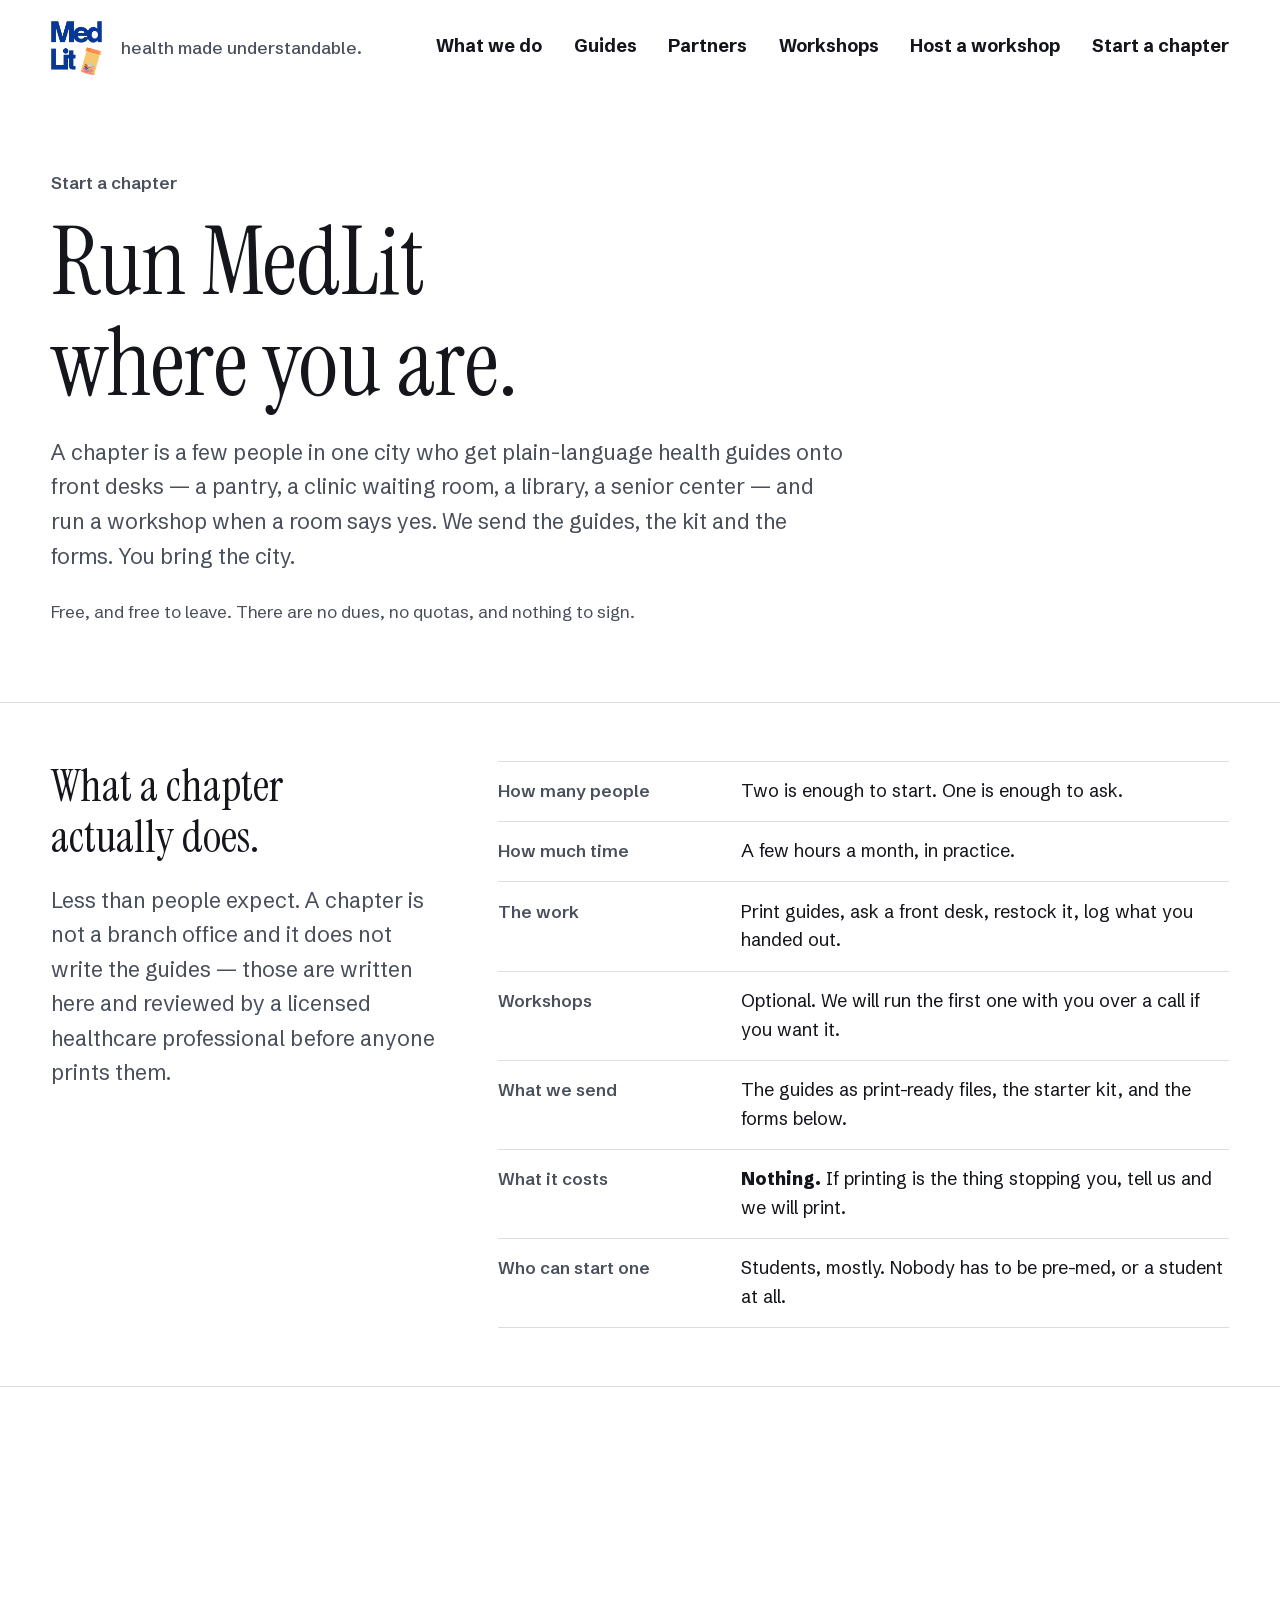
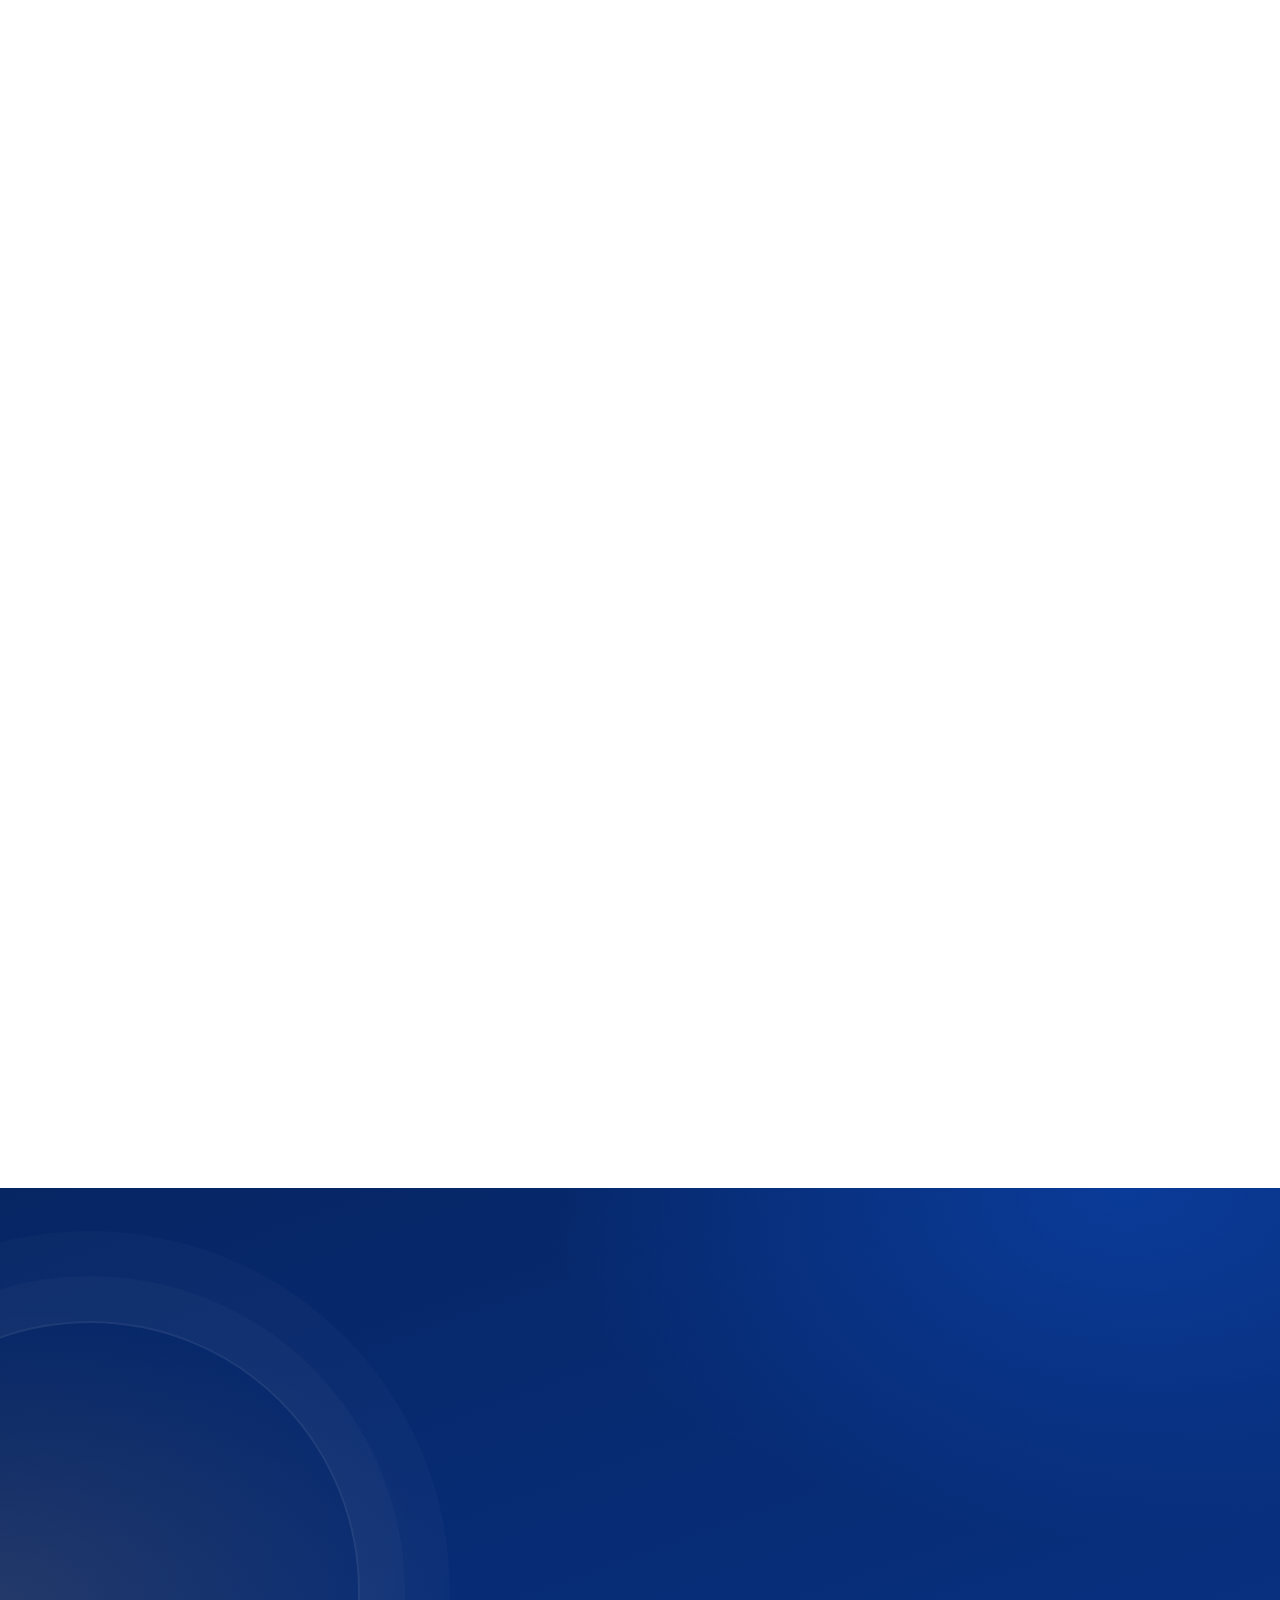
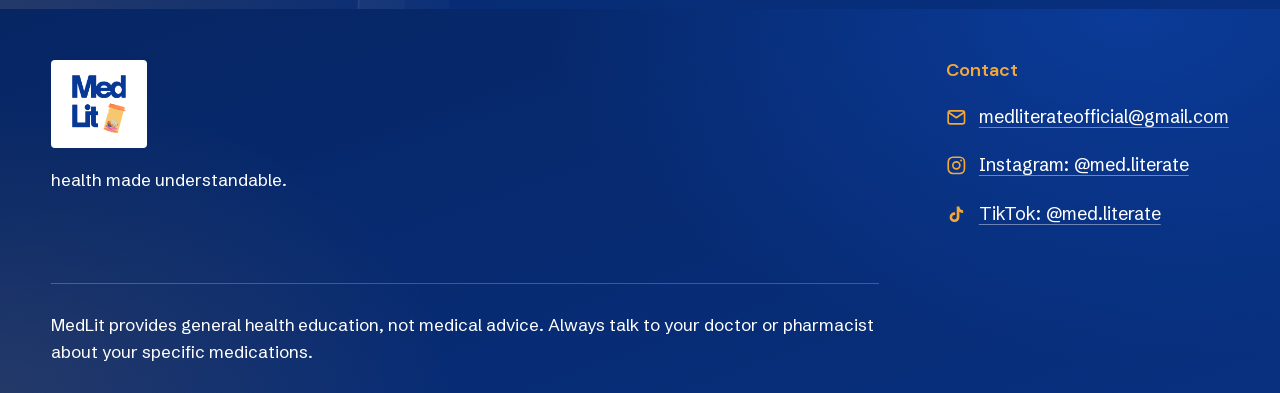
<file: chapter.html>
<!DOCTYPE html>
<html lang="en">
<head>
  <meta charset="utf-8">
  <meta name="viewport" content="width=device-width, initial-scale=1">
  <title>Start a MedLit chapter</title>
  <meta name="description" content="Start a MedLit chapter where you are. Free guides, a starter kit, and the forms you need to sign up volunteers and tell us what you handed out.">

  <link rel="icon" href="assets/favicon.png" type="image/png">
  <link rel="apple-touch-icon" href="assets/apple-touch-icon.png">

  <link rel="canonical" href="https://medliterate.org/chapter.html">
  <meta name="theme-color" content="#f4a838">
  <meta property="og:type" content="website">
  <meta property="og:site_name" content="MedLit">
  <meta property="og:title" content="Start a MedLit chapter">
  <meta property="og:description" content="Free guides, a starter kit, and the forms you need to sign up volunteers and tell us what you handed out.">
  <meta property="og:url" content="https://medliterate.org/chapter.html">
  <meta property="og:image" content="https://medliterate.org/assets/og-image.jpg">
  <meta property="og:image:width" content="1200">
  <meta property="og:image:height" content="630">
  <meta property="og:image:alt" content="Understanding your own health shouldn't be a privilege. Free workshops and free plain-language guides.">
  <meta name="twitter:card" content="summary_large_image">

  <link rel="preload" href="assets/fonts/schibsted-grotesk-var.woff2" as="font" type="font/woff2" crossorigin>

  <!-- Same cache buster as index.html, and it has to stay in step with it.
       BUMP BOTH TOGETHER whenever styles.css changes, or this page and the
       front page can end up rendering against two different stylesheets. -->
  <link rel="stylesheet" href="styles.css?v=40">

  <script>
    if ('IntersectionObserver' in window) document.documentElement.className += ' js';
  </script>
</head>

<!-- ==============================================================
     START A CHAPTER — the second page on this site, and the first time
     anything here has been more than one page.

     WHY IT IS ITS OWN PAGE. Everything on the front page is for someone who
     wants a guide, a workshop, or to volunteer an afternoon. A chapter is a
     different commitment and a different person: someone who will run MedLit
     where they live. Dropping four forms into the front page would have made
     the longest section on it the one fewest visitors need.

     THE SHAPE: what a chapter is, what we send, then the four steps in the
     order they actually happen. The four things a chapter needs — the
     interest form, the starter kit, a volunteer form of its own, and the
     monthly check-in — ARE those steps, so they are numbered rather than
     listed. The callout disc earns its place here for the first time outside
     "How we check it": each disc points at one real step and says what it
     means. See section 4 of the stylesheet before reusing it anywhere else.

     THE FORM LINKS DO NOT EXIST YET. Every one of the four is a
     .pending chip, which is deliberately NOT a link — a dead or
     placeholder href on a page like this sends a willing volunteer to a
     404 and loses them. Each one carries a comment saying exactly what to
     paste where. Search this file for PASTE THE FORM LINK HERE; there are
     four, in step order. Nothing else needs to change when they arrive:
     swap the <span class="pending"> for the <a class="action"> that sits
     commented out beside it.
     ============================================================== -->
<body>

  <a class="skip" href="#main">Skip to main content</a>

  <header class="masthead">
    <div class="wide masthead__inner">

      <a class="brand" href="index.html#top">
        <img class="brand__mark" src="assets/medlit-logo.png"
             alt="MedLit" width="398" height="420">
        <span class="brand__tagline">health made understandable.</span>
      </a>

      <!-- Every item points back at the front page, because this page has no
           sections of its own worth jumping to and a nav that mixes
           same-page anchors with cross-page links is a nav nobody trusts. -->
      <nav class="topnav" aria-label="Sections">
        <ul>
          <li><a href="index.html#what-we-do">What we do</a></li>
          <li><a href="index.html#guides">Guides</a></li>
          <li><a href="index.html#partners">Partners</a></li>
          <li><a href="index.html#workshops">Workshops</a></li>
          <li><a href="index.html#host">Host a workshop</a></li>
          <!-- The page you are on. aria-current is the only thing marking it,
               because a nav item that is styled as "here" but still a link is
               the pattern everyone already understands. -->
          <li><a href="chapter.html" aria-current="page">Start a chapter</a></li>
        </ul>
      </nav>

    </div>
  </header>

  <main id="main">

    <!-- ============================================================
         THE HEAD. No photograph: there is no honest one to use yet. The
         first chapter has not happened, and a stock picture of students
         would be the one thing on this site that is staged.
         ============================================================ -->
    <section class="chead">
      <div class="wide chead__inner" data-reveal>
        <p class="kicker">Start a chapter</p>
        <h1>Run MedLit where you&nbsp;are.</h1>
        <p class="chead__lede">
          A chapter is a few people in one city who get plain-language health
          guides onto front desks — a pantry, a clinic waiting room, a library,
          a senior center — and run a workshop when a room says yes. We send the
          guides, the kit and the forms. You bring the city.
        </p>
        <p class="chead__fine">
          Free, and free to leave. There are no dues, no quotas, and nothing to
          sign.
        </p>
      </div>
    </section>

    <!-- ============================================================
         WHAT IT TAKES, and what we send. Two plain lists, because the
         question someone asks at this point is "what am I signing up for",
         and the honest answer is short.
         ============================================================ -->
    <section class="cwhat" aria-labelledby="cwhat-h">
      <div class="wide cwhat__grid" data-reveal>

        <div class="cwhat__say">
          <h2 id="cwhat-h">What a chapter actually does.</h2>
          <p class="cwhat__lede">
            Less than people expect. A chapter is not a branch office and it does
            not write the guides — those are written here and reviewed by a
            licensed healthcare professional before anyone prints them.
          </p>
        </div>

        <dl class="facts facts--wide">
          <div><dt>How many people</dt><dd>Two is enough to start. One is enough to ask.</dd></div>
          <div><dt>How much time</dt><dd>A few hours a month, in practice.</dd></div>
          <div><dt>The work</dt><dd>Print guides, ask a front desk, restock it, log what you handed out.</dd></div>
          <div><dt>Workshops</dt><dd>Optional. We will run the first one with you over a call if you want it.</dd></div>
          <div><dt>What we send</dt><dd>The guides as print-ready files, the starter kit, and the forms below.</dd></div>
          <div><dt>What it costs</dt><dd><strong>Nothing.</strong> If printing is the thing stopping you, tell us and we will print.</dd></div>
          <div><dt>Who can start one</dt><dd>Students, mostly. Nobody has to be pre-med, or a student at all.</dd></div>
        </dl>

      </div>
    </section>

    <!-- ============================================================
         THE FOUR STEPS. Numbered, in the order they happen, each with the
         one thing you need at that point.
         ============================================================ -->
    <section class="csteps" aria-labelledby="csteps-h">
      <div class="read" data-reveal>
        <h2 id="csteps-h">Four steps, in order.</h2>

        <ol class="checks csteps__list" role="list">

          <li>
            <span class="callout" aria-hidden="true">1</span>
            <h3>Tell us you want to start one</h3>
            <p>
              The chapter interest form: who you are, what city, and what you
              have in mind. It takes about three minutes, and it is not an
              application — we have never said no. Someone reads it and emails
              you back.
            </p>
            <p class="csteps__act">
              <!-- PASTE THE FORM LINK HERE (1 of 4) — the chapter interest
                   form. Delete the <span> below and uncomment the <a>:
              <a class="action action--solid" href="PASTE_CHAPTER_INTEREST_FORM_URL"
                 data-goatcounter-click="chapter-interest">
                Chapter interest form
              </a>
              -->
              <span class="pending">Chapter interest form &mdash; link coming soon</span>
              <span class="act__fine">
                In the meantime, <a href="mailto:medliterateofficial@gmail.com?subject=Starting%20a%20MedLit%20chapter">email us</a>
                and say which city. That works just as well.
              </span>
            </p>
          </li>

          <li>
            <span class="callout" aria-hidden="true">2</span>
            <h3>Get the starter kit</h3>
            <p>
              One PDF with everything a first month needs: the print settings for
              the guides, a one-page script for asking a front desk, what to say
              when they ask who we are, a sheet to leave behind, and the
              MedLit logo files.
            </p>
            <!-- WHAT IS IN THE KIT is listed here rather than left to the
                 download, so someone can tell whether it is worth their time
                 before they have the file. If the kit's contents change, this
                 list changes with it. -->
            <ul class="ckit" role="list">
              <li>Print-ready files for every guide, in all five languages</li>
              <li>How to ask a front desk, in one page</li>
              <li>A leave-behind that explains MedLit to a partner</li>
              <li>The workshop outline, with the timings</li>
              <li>Logo files and the two things we ask you not to do with them</li>
            </ul>
            <p class="csteps__act">
              <!-- PASTE THE FORM LINK HERE (2 of 4) — the starter kit. If the
                   kit lands as a file in this repository rather than a Drive
                   link, put it at assets/chapter/medlit-chapter-starter-kit.pdf
                   and point the href there instead. Delete the <span> and
                   uncomment the <a>:
              <a class="action action--amber" href="PASTE_STARTER_KIT_URL"
                 data-goatcounter-click="chapter-kit">
                Download the starter kit
              </a>
              -->
              <span class="pending">Starter kit &mdash; link coming soon</span>
            </p>
          </li>

          <li>
            <span class="callout" aria-hidden="true">3</span>
            <h3>Sign up your own volunteers</h3>
            <p>
              A volunteer form you can share as your own — post it, print the
              link, put it in a group chat. Everyone who fills it in comes
              through to us and to you, so you are not retyping names into a
              spreadsheet.
            </p>
            <p class="csteps__act">
              <!-- PASTE THE FORM LINK HERE (3 of 4) — the volunteer form
                   chapters share. This is NOT the same form as the one in the
                   Volunteer section of index.html; that one is for individual
                   volunteers and has no chapter field. Keep them separate.
                   Delete the <span> and uncomment the <a>:
              <a class="action action--solid" href="PASTE_CHAPTER_VOLUNTEER_FORM_URL"
                 data-goatcounter-click="chapter-volunteer">
                Volunteer form to share
              </a>
              -->
              <span class="pending">Volunteer form to share &mdash; link coming soon</span>
            </p>
          </li>

          <li>
            <span class="callout" aria-hidden="true">4</span>
            <h3>Tell us what you handed out, once a month</h3>
            <p>
              The monthly check-in: where you went, how many guides, which
              languages. This is the only thing we ask you to keep doing, and it
              is the reason the numbers on the front page are real. Five minutes.
              A month with nothing to report is a valid answer.
            </p>
            <p class="csteps__act">
              <!-- PASTE THE FORM LINK HERE (4 of 4) — the monthly check-in
                   form. Whatever it feeds should carry the same fields the
                   partner cards on index.html show: date, partner, total, and
                   the split by language. Otherwise the check-in cannot be
                   turned into a distribution row without emailing the chapter
                   back. Delete the <span> and uncomment the <a>:
              <a class="action action--solid" href="PASTE_MONTHLY_CHECKIN_FORM_URL"
                 data-goatcounter-click="chapter-checkin">
                Monthly check-in form
              </a>
              -->
              <span class="pending">Monthly check-in &mdash; link coming soon</span>
            </p>
          </li>

        </ol>
      </div>
    </section>

    <!-- ============================================================
         THE ASK. Navy, same as "Host a workshop" on the front page, because
         it is the same kind of moment: the page is over and there is one
         thing left to do.
         ============================================================ -->
    <section class="host" id="chapter-ask" aria-labelledby="chapter-ask-h">
      <div class="wide host__grid" data-reveal>
        <h2 id="chapter-ask-h">Not sure yet? Ask anyway.</h2>
        <div class="host__body">
          <p>
            You do not need a plan, a team, or a partner lined up. If you are
            thinking about it, email us and say where you are — we will tell you
            honestly whether a chapter makes sense there and what the first month
            would look like.
          </p>
          <p class="act">
            <a class="action action--amber"
               href="mailto:medliterateofficial@gmail.com?subject=Starting%20a%20MedLit%20chapter"
               data-goatcounter-click="chapter-email">
              Email us about a chapter
            </a>
            <span class="act__fine">medliterateofficial@gmail.com</span>
          </p>
          <p class="chead__fine">
            Not ready to run one? <a href="index.html#volunteer">Volunteering takes an afternoon</a>.
          </p>
        </div>
      </div>
    </section>

  </main>

  <footer class="foot">
    <div class="wide foot__inner">

      <div class="foot__brand">
        <span class="foot__chip">
          <img src="assets/medlit-logo.png" alt="MedLit" width="398" height="420">
        </span>
        <p class="foot__tagline">health made understandable.</p>
      </div>

      <div class="foot__contact">
        <h2>Contact</h2>
        <ul role="list">
          <li>
            <a href="mailto:medliterateofficial@gmail.com">
              <svg class="foot__icon" viewBox="0 0 24 24" fill="none" stroke="currentColor"
                   stroke-width="1.9" stroke-linecap="round" stroke-linejoin="round"
                   aria-hidden="true" focusable="false">
                <rect x="2.5" y="4.5" width="19" height="15" rx="2.5"/>
                <path d="m3.2 6.4 8.8 6.1 8.8-6.1"/>
              </svg>
              medliterateofficial@gmail.com
            </a>
          </li>
          <li>
            <a href="https://www.instagram.com/med.literate/">
              <svg class="foot__icon" viewBox="0 0 24 24" fill="none" stroke="currentColor"
                   stroke-width="1.9" stroke-linecap="round" stroke-linejoin="round"
                   aria-hidden="true" focusable="false">
                <rect x="2.6" y="2.6" width="18.8" height="18.8" rx="5.4"/>
                <circle cx="12" cy="12" r="4.1"/>
                <circle cx="17.5" cy="6.5" r="1.15" fill="currentColor" stroke="none"/>
              </svg>
              Instagram: @med.literate
            </a>
          </li>
          <li>
            <a href="https://www.tiktok.com/@med.literate">
              <svg class="foot__icon" viewBox="0 0 24 24" fill="currentColor"
                   aria-hidden="true" focusable="false">
                <path d="M16.6 5.82A4.28 4.28 0 0 1 15.54 3h-3.09v12.4a2.59 2.59 0 0 1-2.59 2.5
                         2.59 2.59 0 1 1 .77-5.06V9.7a5.67 5.67 0 0 0-.77-.05A5.67 5.67 0 1 0
                         15.54 15.3V9.01a7.35 7.35 0 0 0 4.3 1.38V7.3a4.28 4.28 0 0 1-3.24-1.48Z"/>
              </svg>
              TikTok: @med.literate
            </a>
          </li>
        </ul>
      </div>

    </div>

    <div class="wide">
      <p class="foot__note">
        MedLit provides general health education, not medical advice. Always talk to
        your doctor or pharmacist about your specific medications.
      </p>
    </div>
  </footer>

  <script>
    // The same reveal observer as index.html, and the same contract: delete
    // this block and every word is still on the page. The catch strips the
    // `js` flag so the stylesheet stops hiding blocks it may never be told
    // to reveal.
    (function () {
      var root = document.documentElement;

      try {
        var targets = document.querySelectorAll('[data-reveal]');
        if (!targets.length) return;

        var io = new IntersectionObserver(function (entries) {
          entries.forEach(function (e) {
            e.target.style.setProperty('--rv',
              e.boundingClientRect.top < 0 ? '-20px' : '20px');
            e.target.classList.toggle('is-in', e.isIntersecting);
          });
        }, { rootMargin: '-7% 0px -7% 0px', threshold: 0 });

        Array.prototype.forEach.call(targets, function (t) { io.observe(t); });
      } catch (err) {
        root.className = root.className.replace(/\bjs\b/, '');
      }
    })();
  </script>

  <script data-goatcounter="https://medlit.goatcounter.com/count"
          async src="//gc.zgo.at/count.js"></script>

</body>
</html>
</file>
<file: styles.css>
/* ==========================================================================
   MedLit — health made understandable.
   One stylesheet. No frameworks, no build step, no JavaScript required to
   read anything on the page.

   THE IDEA
   MedLit's whole argument is that a document should be readable. So the page
   is built out of MedLit's own materials:

     - Pharmacy amber, at full strength, as a field. It is the one colour
       nobody else in this category owns, because it is the colour of the
       bottle in the logo.
     - The numbered callout disc from the printed guide. A navy circle with a
       white numeral, pointing at something and saying what it means.
     - Every word set in Schibsted Grotesk, a newspaper face with open
       apertures and a tall x-height. Body copy and the 124px headline alike.

   The page states what MedLit does and shows the guide that proves it. It
   does not demonstrate the product on itself. An interactive prescription
   label and a before/after panel were both built here and both removed —
   twice — because the guides already do that job on paper, reviewed, and
   printable. See the note at the top of index.html before rebuilding either.

   Rules worth keeping:
     1. Two faces, no more. DM Sans for headings and big figures, Schibsted
        Grotesk for everything else.
     2. Amber carries dark ink only. White on amber is 1.7:1.
     3. No decorative bars. Amber is a FIELD — the hero and the measure band —
        never a 4px slab stuck above a heading. Hierarchy comes from size,
        weight and space. Hairlines are 1px and neutral.
     4. Motion is opacity and transform, and it runs every time a block
        passes through the viewport, in and out.
     5. Nothing needs JavaScript to be read.

   Contents
   1.  Fonts
   2.  Tokens
   3.  Base and type scale
   4.  The callout disc — the repeating mark
   5.  Accessibility and motion
   6.  Widths
   7.  Masthead
   8.  Hero — the amber field
   9.  Three doors
   10. Our why
   11. What we do
   13. What we measure — the comprehension promise
   14. The guides
   14a. Sifting the guides — search and chips
   14b. Testimonials
   14c. The language badges on a guide
   14d. Large print
   14e. Where to find our guides — the partners, and what we handed out
   15. The workshops
   16. How we check it
   17. Host
   18. Volunteer
   19. Photography slots
   20. Facts, actions
   21. Footer
   22. Start a chapter — chapter.html
   22. Responsive
   ========================================================================== */

/* ---------- 1. Fonts ------------------------------------------------------
   One family, self-hosted, latin subset, about 97 KB. That matters: this
   loads on an old phone on library wifi.

   Schibsted Grotesk, a variable face on a 400–900 weight axis. A Scandinavian
   newspaper grotesque: open apertures, a tall x-height, a single-storey 'g'
   and an 'a' that stays distinct at 18px, which is what the readers here need.
   The wide weight axis is the whole reason the page can hold an extreme type
   scale without a second display family — 400 for body, 900 for the headline,
   one set of letterforms across both.

   Atkinson Hyperlegible Next was here before it and is still in
   assets/fonts/, unreferenced — it is the Braille Institute's face, drawn so
   low-vision readers can tell similar letterforms apart, and whether it comes
   back is an open question rather than a dead one.

   THERE ARE THREE FAMILIES NOW, where the rule said two. Instrument Serif
   sets h1 and h2 and nothing else. The ceiling was never about the number —
   it was that a third face starts performing instead of reading — so the
   scope is what keeps it honest:

     Instrument Serif   h1 and h2 only. Display sizes, 2.4rem and up.
     DM Sans            every figure and every micro-label, unchanged.
     Schibsted Grotesk  all body copy, unchanged.

   DM SANS KEEPS THE NUMERALS, and that is the whole reason this is safe.
   --display is not "headings": it is 15 rules, and most are counts and
   two-letter badges — .tally__n, .where__n, .impact__n, and .lang__code and
   .key__code at 0.65rem inside coloured discs. Instrument Serif is condensed
   and high-contrast; it is handsome at 4rem and mush at 10px. Putting EN, ES
   and VI into it would have cost legibility for exactly the readers this site
   is built for.

   h3 stays DM Sans too, at 1.2rem: there are a lot of them — guide titles,
   panel names, the two commitments — and they work as labels rather than
   headlines.
   -------------------------------------------------------------------------- */
@font-face {
  font-family: 'Schibsted';
  src: url('assets/fonts/schibsted-grotesk-var.woff2') format('woff2');
  font-weight: 400 900; font-style: normal; font-display: swap;
}
@font-face {
  font-family: 'Schibsted';
  src: url('assets/fonts/schibsted-grotesk-italic.woff2') format('woff2');
  font-weight: 400 900; font-style: italic; font-display: swap;
}
/* DM Sans, for headings and the big figures only. Rounder and lighter than
   Schibsted at display sizes, so headings can sit at 600-700 and still
   lead. Variable, with an optical-size axis the browser sets on its own. */
@font-face {
  font-family: 'DM Sans';
  src: url('assets/fonts/dm-sans-var.woff2') format('woff2');
  font-weight: 100 1000; font-style: normal; font-display: swap;
}
@font-face {
  font-family: 'DM Sans';
  src: url('assets/fonts/dm-sans-italic.woff2') format('woff2');
  font-weight: 100 1000; font-style: italic; font-display: swap;
}
/* Instrument Serif, for h1 and h2. One weight, 400, both cuts, 30 KB the
   pair. A single-weight face is a constraint worth knowing about: ask for
   700 and the browser draws a fake bold by smearing the outline, so the
   headings below are set at 400 deliberately, not by oversight. */
@font-face {
  font-family: 'Instrument Serif';
  src: url('assets/fonts/instrument-serif.woff2') format('woff2');
  font-weight: 400; font-style: normal; font-display: swap;
}
@font-face {
  font-family: 'Instrument Serif';
  src: url('assets/fonts/instrument-serif-italic.woff2') format('woff2');
  font-weight: 400; font-style: italic; font-display: swap;
}

/* ---------- 2. Tokens ----------------------------------------------------
   The navy and the amber are the logo's own. Everything else is stock, ink
   and rules.

   Every pair used on this page was measured in a rendered browser. The floor
   is AA and most clear AAA:

     ink  on stock  18.1     navy      on stock     9.5
     ink  on amber   9.1     navy-deep on amber     7.2
     ink2 on stock   8.2     amber     on navy-deep 7.2
     white on navy   9.5     amber     on ink       9.1

   Ruled out by construction: white is never text on amber (1.7:1), and
   --ink-2 is never text on amber (4.1:1) — on amber the secondary voice is
   --navy-deep instead.
   -------------------------------------------------------------------------- */
:root {
  color-scheme: light;

  --stock:    #ffffff;
  --stock-2:  #f6f5f1;

  --ink:      #14161c;
  --ink-2:    #4a4f5c;

  --navy:     #0b3ea0;
  --navy-deep:#062563;
  --amber:    #f4a838;
  --amber-lt: #ffe0a8;
  --amber-dk: #a05a04;

  --rule:     #dcdde2;
  --rule-firm:#a9adb8;

  --on-navy:     #e8ecf7;
  --on-navy-dim: #b6c1de;

  /* Extreme scale contrast, which is where the personality lives when there
     is only one typeface for language. --t1 is about six times body. */
  --t1: clamp(2.6rem, 1rem + 6vw, 5.4rem);
  --t2: clamp(1.6rem, 1.1rem + 1.9vw, 2.5rem);
  --t3: 1.2rem;

  --wide:   82rem;
  --read:   44rem;
  --gutter: clamp(1.25rem, 4vw, 3.5rem);

  --sans: 'Schibsted', 'Schibsted Grotesk', 'Helvetica Neue', Arial, system-ui, sans-serif;
  --display: 'DM Sans', 'Helvetica Neue', Arial, system-ui, sans-serif;
  /* Swapping the headline face is this one line. Georgia is the fallback
     that matters — it is on every machine and it is a serif, so a page that
     never gets the woff2 still reads as intended rather than snapping back
     to a grotesque. */
  --serif: 'Instrument Serif', Georgia, 'Times New Roman', serif;

  --r: 4px;
  --ease: cubic-bezier(.16, 1, .3, 1);
}

/* ---------- 3. Base and type scale --------------------------------------- */
*, *::before, *::after { box-sizing: border-box; }

/* THE hidden ATTRIBUTE HAS TO WIN. The browser's own `[hidden]` rule is a
   plain attribute selector, so any class rule that sets `display` out-ranks
   it — and this page hides several things with the attribute and shows them
   from the script: the filter bar, the panel close buttons, the ribbon
   arrows, and the split bar on a distribution with only one language.

   Without this, every one of those renders anyway: a stray close button
   floating over the page, an empty amber strip under a single-language
   count. Each could be fixed one at a time with `.thing[hidden]` guards, and
   the next one added would quietly break again. One rule, once.

   `!important` is doing real work here and is not laziness: it has to beat
   class rules that come later in this file. */
[hidden] { display: none !important; }

html {
  /* 18px minimum body text — readers include older adults, and this is a
     hard floor. Everything scales from here in rem. */
  font-size: 18px;
  -webkit-text-size-adjust: 100%;
  scroll-behavior: smooth;
}
@media (prefers-reduced-motion: reduce) { html { scroll-behavior: auto; } }

body {
  margin: 0;
  background: var(--stock);
  color: var(--ink);
  font-family: var(--sans);
  font-size: 1rem;
  line-height: 1.6;
  -webkit-font-smoothing: antialiased;
}

/* overflow-wrap is a safety net, not a layout choice. With the real face
   loaded no word on this page is ever wider than its line box — swept at every
   5px from 320 to 1920. But `font-display: swap` paints the FALLBACK face
   first, and the fallback stack runs wider, which is enough to push
   "Understanding" past the edge of a 320-450px phone and let the page scroll
   sideways until the real font arrives. On library wifi that is not a flicker,
   it is a few seconds. This costs nothing when the font is loaded and it never
   triggers. */
h1, h2, h3 { margin: 0; color: var(--ink); text-wrap: balance; overflow-wrap: break-word; }
h1, h2, h3 { font-family: var(--display); }
h1 { font-size: var(--t1); font-weight: 700; line-height: 1.04; letter-spacing: -0.015em; }
h2 { font-size: var(--t2); font-weight: 700; line-height: 1.12; letter-spacing: -0.01em; }
/* h3 stays DM Sans at 600: 1.2rem is label territory, not headline, and
   there are far more h3s on this page than h1s and h2s put together. */
h3 { font-size: 1.2rem; font-weight: 600; line-height: 1.3; letter-spacing: 0; }

/* The editorial serif, on the two sizes that can carry it.
   400 because the face has no other weight — see the @font-face above.
   Letter-spacing back to 0 because the negative tracking above was drawn for
   a grotesque; a condensed serif at -0.015em closes up and sets dense. And a
   touch more line-height, since the serif runs narrower per line. */
h1, h2 {
  font-family: var(--serif);
  font-weight: 400;
  letter-spacing: 0;
}
h1 { line-height: 1.06; }
h2 { line-height: 1.16; }
h1 em, h2 em, h3 em { font-style: italic; font-weight: inherit; }

p { margin: 0 0 1.1em; }
p:last-child { margin-bottom: 0; }

img { max-width: 100%; height: auto; display: block; }
ul, ol { padding: 0; margin: 0; }
dl, dd { margin: 0; }

a { color: var(--navy); text-underline-offset: .2em; }
a:hover { color: var(--navy-deep); }

::selection { background: var(--amber-lt); color: var(--ink); }

/* The kicker. A small label above a heading, set in sentence case.
   No letterspaced capitals anywhere on this page: they read as a template
   and they are harder to read for exactly the people the page is for. No
   amber bars either. Weight and colour do the work. */
.kicker {
  display: block;
  font-size: .95rem; font-weight: 600; line-height: 1.3;
  color: var(--ink-2); margin: 0 0 1rem;
}
.host .kicker { color: var(--amber); }

/* The section mark. The same device for a section whose body copy is the
   display type. It is a real <h2>: the outline is honest, and nothing on
   this page is a heading hidden off-screen. */
.section-mark {
  display: block;
  font-size: 1rem; font-weight: 600; line-height: 1.3;
  color: var(--navy); margin: 0 0 1.2rem;
}

/* ---------- 4. The callout disc — the repeating mark ---------------------
   Lifted straight from the printed guide: a navy disc with a white numeral,
   pointing at a piece of real document text and pairing it with the plain
   version.

   It has one home now: the two commitments in "How we check it". It used to
   also mark every line of the interactive label and both halves of the
   before/after panel, and both of those are gone.

   One use is thin for a repeating mark. If a section ever arrives that
   genuinely points at something and says what it means, this is the mark for
   it. Do not sprinkle it on things that are neither a document nor a claim
   just to make it recur — that is how a mark becomes wallpaper.
   -------------------------------------------------------------------------- */
.callout {
  display: inline-grid;
  place-items: center;
  width: 1.85rem; height: 1.85rem;
  flex: none;
  border-radius: 50%;
  background: var(--navy);
  color: var(--stock);
  font-size: .76rem;
  font-weight: 800;
  line-height: 1;
  font-variant-numeric: tabular-nums;
}
/* Reversed out of navy, the disc flips to amber with dark ink. White on
   amber would be 1.7:1; navy-deep on amber is 7.2:1. */
.host .callout {
  background: var(--amber);
  color: var(--navy-deep);
}

/* ---------- 5. Accessibility and motion ----------------------------------- */
.skip {
  position: absolute;
  left: 50%; top: 0;
  transform: translate(-50%, -140%);
  z-index: 200;
  background: var(--navy-deep);
  color: var(--stock);
  padding: .85rem 1.6rem;
  font-weight: 700;
  text-decoration: none;
  border-radius: 0 0 var(--r) var(--r);
}
.skip:focus { transform: translate(-50%, 0); color: var(--stock); }

:focus-visible { outline: 3px solid var(--navy); outline-offset: 3px; }
.hero :focus-visible,
.host :focus-visible,
.foot :focus-visible { outline-color: var(--amber); }

.hidden {
  position: absolute;
  width: 1px; height: 1px;
  margin: -1px; padding: 0;
  overflow: hidden;
  clip-path: inset(50%);
  white-space: nowrap;
  border: 0;
}

/* Passing motion.
   Blocks settle in as they enter the viewport and let go as they leave, both
   directions, every time. Two details make that read as considered:

     1. The transition lives on the base rule, not only on `.is-in`, so the
        way out is as smooth as the way in.
     2. --rv is the direction, set from JavaScript on every crossing. A block
        leaving past the top carries on upward; one leaving past the bottom
        goes down. The movement always agrees with the scroll.

   Gated on the `js` class, which the page only sets once it knows the
   observer will run. Without JavaScript — or if the script throws — nothing
   is ever hidden. */
@media (prefers-reduced-motion: no-preference) {
  .js [data-reveal] {
    opacity: 0;
    transform: translateY(var(--rv, 20px));
    transition: opacity .55s var(--ease), transform .55s var(--ease);
  }
  .js [data-reveal].is-in { opacity: 1; transform: none; }
  /* Instant, not transitioned. Tabbing into a block that has scrolled out
     should put it on screen now. */
  .js [data-reveal]:focus-within { opacity: 1; transform: none; transition: none; }
}
@media (prefers-reduced-motion: reduce) {
  *, *::before, *::after {
    animation-duration: .01ms !important;
    transition-duration: .01ms !important;
  }
}

/* Print, and anything that behaves like print.
   Because a block now fades back out once it leaves the viewport, every
   section that is off-screen at the moment of printing would come out of the
   printer blank. An activity director handing this page round a staff meeting
   is a real thing that happens, so print gets the whole page, always. */
@media print {
  .js [data-reveal] {
    opacity: 1 !important;
    transform: none !important;
    transition: none !important;
  }
  .masthead, .hero, .tally, .measure, .host, .foot { -webkit-print-color-adjust: exact; print-color-adjust: exact; }
}

/* ---------- 6. Widths ---------------------------------------------------- */
.wide {
  width: 100%; max-width: var(--wide);
  margin-inline: auto; padding-inline: var(--gutter);
}
/* ONE LEFT RAIL. Every section on this page starts at the same x, from the
   masthead to the footer, and the only thing that varies is how far right the
   content runs.

   .read used to be a narrow box centred in the VIEWPORT, which put its left
   edge 266px inside everything above and below it. Centred is not the same as
   aligned: next to a run of flush-left sections it reads as shoved right, with
   a dead strip down the left of the page. So .read now has exactly the
   geometry of .wide — same max-width, same gutter — and caps its CHILDREN at
   the reading measure instead. Narrow column, flush left, air on the right.

   If you add a child that should run full width inside a .read section, give
   it `max-width: none`. */
.read {
  width: 100%; max-width: var(--wide);
  margin-inline: auto; padding-inline: var(--gutter);
}
.read > * { max-width: var(--read); }

/* ---------- 7. Masthead --------------------------------------------------
   White, so the navy-and-amber wordmark reads at full strength before the
   amber field starts underneath it. Not sticky: a sticky bar costs a strip
   of a small screen permanently and buys little on a page this short.
   -------------------------------------------------------------------------- */
.masthead { background: var(--stock); }
.masthead__inner {
  display: flex; flex-wrap: wrap; align-items: center;
  justify-content: space-between; gap: .75rem 2rem; padding-block: 1.15rem;
}
.brand { display: flex; align-items: center; gap: .9rem; text-decoration: none; }
.brand__mark { width: auto; height: 3rem; flex: none; }
.brand__tagline {
  font-size: .96rem; font-weight: 500; color: var(--ink-2);
  padding-left: .15rem;
}
.topnav ul {
  display: flex; flex-wrap: wrap; align-items: center; gap: 0 1.75rem; list-style: none;
}
.topnav a {
  display: inline-flex; align-items: center; min-height: 44px;
  font-size: 1rem; font-weight: 700; color: var(--ink); text-decoration: none;
  border-bottom: 2px solid transparent;
  transition: color .16s var(--ease), border-color .16s var(--ease);
}
.topnav a:hover, .topnav a:focus-visible {
  color: var(--navy); border-bottom-color: var(--amber);
}

/* ---------- 8. Hero — photograph with the claim over it ------------------
   A real <img>, not a CSS background, so it gets fetchpriority and a
   width/height the browser can reserve space for. It is absolutely
   positioned behind the text and cropped with object-fit.

   The headline sits bottom-left. In the current photo the faces are all in
   the upper half, so text down there never lands on anyone's face. If the
   photo changes, check that again and move object-position before moving
   the type.

   Legibility comes from a navy scrim, darkest at the bottom-left where the
   text is and clear over the faces. White on the darkest part of the scrim
   is well over 7:1; the navy also keeps the photo inside the brand's colours
   instead of looking like a stock image dropped in.

   Without the photo — file missing, or still loading on slow wifi — the
   section is plain navy-deep and reads exactly the same.
   -------------------------------------------------------------------------- */
.hero {
  position: relative;
  isolation: isolate;
  overflow: hidden;
  display: flex;
  align-items: flex-end;
  min-height: clamp(26rem, 72vh, 44rem);
  background: var(--navy-deep);
  /* Bottom padding kept tight so the headline sits as low as it can: every
     pixel it drops is a pixel further from the faces. */
  padding-block: clamp(3rem, 7vw, 5.5rem) clamp(2.25rem, 4vw, 4rem);
}
.hero__photo {
  position: absolute; inset: 0; z-index: -2;
  width: 100%; height: 100%;
  object-fit: cover;
  /* Near the bottom: on a wide screen the crop is vertical, and taking most
     of it off the top lifts the faces clear of the headline. Centred, the
     first line ran straight across the child's face; fully bottom-anchored,
     a 1920px screen cut off the tops of everyone's heads. */
  object-position: 50% 80%;
  /* Softened so the headline is the sharpest thing in the frame. The scale
     hides the blur's soft edge, which would otherwise show as a pale rim. */
  filter: blur(3px) saturate(.85);
  transform: scale(1.04);
}
.hero::before {
  content: ''; position: absolute; inset: 0; z-index: -1;
  background:
    linear-gradient(rgba(6, 37, 99, .42), rgba(6, 37, 99, .42)),
    linear-gradient(to top, rgba(6, 37, 99, .9) 0%, rgba(6, 37, 99, .55) 32%, rgba(6, 37, 99, 0) 62%),
    linear-gradient(to right, rgba(6, 37, 99, .45) 0%, rgba(6, 37, 99, 0) 55%);
}
/* The site-wide --t1 is sized for a headline that owns a whole amber field.
   Over a photograph it has to leave room for the photograph, so it comes
   down a step and holds to about three lines on desktop. */
.hero h1 {
  color: var(--stock);
  font-size: clamp(2.4rem, 1rem + 3.6vw, 4rem);
  /* 13ch when this was a grotesque. A ch is the width of a "0", and
     Instrument Serif is condensed, so the same 13ch came out a good deal
     narrower and broke the headline into four lines with "your own"
     stranded alone on the second. Measured at 1280, 1024 and 768. */
  max-width: 17ch;
}
.hero h1 em { color: var(--amber); }

/* ---------- 8b. Three doors — one strip under the photograph -------------
   Three columns split by hairlines: a bold title, one line of who it is
   for, and an arrow on the right. The whole cell is the link; on hover it
   lightens and an amber underline runs along its bottom edge.
   -------------------------------------------------------------------------- */
.doors {
  background: linear-gradient(180deg, var(--stock-2), #f1efe9);
  border-bottom: 1px solid var(--rule);
}
/* The middle door has the longest words, so it gets the widest column —
   with three equal thirds its title and line both wrapped at 1440px. */
.doors ul {
  list-style: none; display: grid;
  grid-template-columns: minmax(0, 1fr) minmax(0, 1.3fr) minmax(0, 1fr);
}
.doors li + li { border-left: 1px solid var(--rule); }
.doors a {
  display: grid; grid-template-columns: minmax(0, 1fr) auto;
  align-items: center; gap: .3rem 1rem; min-height: 48px;
  padding: clamp(1.1rem, 2vw, 1.5rem) clamp(1rem, 1.8vw, 1.5rem) clamp(1.1rem, 2vw, 1.5rem) 0;
  text-decoration: none;
  border-bottom: 2px solid transparent;
  transition: background-color .16s var(--ease), border-color .16s var(--ease);
}
.doors li + li a { padding-left: clamp(1rem, 1.8vw, 1.5rem); }
.doors a:hover, .doors a:focus-visible { background: var(--stock); border-bottom-color: var(--amber); }
.doors__what {
  font-family: var(--display);
  font-size: clamp(1.05rem, .95rem + .3vw, 1.2rem);
  font-weight: 700; line-height: 1.25; color: var(--navy-deep);
}
.doors__who { grid-column: 1; font-size: .95rem; color: var(--ink-2); }
.doors a::after {
  content: ''; grid-column: 2; grid-row: 1 / span 2;
  width: .6rem; height: .6rem; margin-right: .3rem;
  border-right: 3px solid var(--navy); border-bottom: 3px solid var(--navy);
  transform: rotate(-45deg);
}

/* ---------- 8c. Intro — who we are -------------------------------------- */
.intro {
  padding-block: clamp(2rem, 4vw, 3rem);
  text-align: center;
}
.intro__inner { display: flex; flex-direction: column; align-items: center; }
.intro__text {
  max-width: 44rem;
  font-size: clamp(1rem, .95rem + .3vw, 1.12rem);
  line-height: 1.65;
  color: var(--ink);
  text-wrap: pretty;
}
.intro__hl { color: var(--navy); font-weight: 600; }
.intro__action { margin-top: 1.4rem; }

/* ---------- 10. Our why -------------------------------------------------
   The problem told twice: a big heading and a short statement beside a
   photograph, then three sourced figures on navy cards underneath.
   -------------------------------------------------------------------------- */
.why { padding-block: clamp(2.75rem, 5vw, 4.25rem); }
.why__grid {
  display: grid; grid-template-columns: minmax(0, 1.1fr) minmax(0, 1fr);
  gap: clamp(1.75rem, 4vw, 3.5rem); align-items: center;
}
.why h2 { font-size: clamp(2.2rem, 1.3rem + 3vw, 3.6rem); margin-bottom: 1.1rem; }
.why__statement {
  font-size: clamp(1.05rem, 1rem + .35vw, 1.25rem);
  line-height: 1.6; color: var(--ink); text-wrap: pretty;
}
.why__turn {
  font-family: var(--display);
  font-size: clamp(1.1rem, 1rem + .5vw, 1.35rem);
  font-weight: 600; line-height: 1.4; color: var(--navy-deep);
  margin-top: 1em; text-wrap: pretty;
}
.why__photo { margin: 0; }
.why__photo img {
  width: 100%; aspect-ratio: 3 / 2; object-fit: cover;
  border-radius: 14px;
  box-shadow: 0 1px 2px rgba(20, 22, 28, .1), 0 24px 44px -24px rgba(6, 37, 99, .5);
}

/* The figures. White cards lifted off the blue ground, the number in navy
   at medium weight rather than bold, and the source pinned to the bottom so
   every card's source lines up whatever the length of its sentence. */
.why__facts {
  list-style: none; display: grid; grid-template-columns: repeat(3, minmax(0, 1fr));
  gap: clamp(1rem, 2vw, 1.5rem); margin-top: clamp(2rem, 4vw, 3rem);
}
.why__facts > li {
  display: flex; flex-direction: column; gap: .5rem;
  padding: clamp(1.4rem, 2.4vw, 1.9rem);
  border-radius: 14px;
  background: linear-gradient(180deg, var(--stock), #fbfaf7);
  border: 1px solid rgba(11, 62, 160, .1);
  box-shadow: 0 1px 2px rgba(20, 22, 28, .05), 0 16px 32px -22px rgba(6, 37, 99, .35);
}
.why__n {
  margin: 0; font-family: var(--display);
  font-size: clamp(2.2rem, 1.5rem + 2.2vw, 3.2rem);
  font-weight: 500; line-height: 1; letter-spacing: -0.02em; color: var(--navy);
}
.why__label { margin: 0; font-size: 1rem; line-height: 1.5; color: var(--ink-2); }
.why__src { margin: auto 0 0; padding-top: .6rem; font-size: .88rem; font-weight: 500; }
.why__src a { color: var(--navy); text-decoration: underline; text-decoration-color: rgba(11, 62, 160, .3); }
.why__src a:hover { text-decoration-color: currentColor; }

/* ---------- 11. What we do ----------------------------------------------- */
.does { border-top: 1px solid var(--rule); padding-block: clamp(2.5rem, 4.5vw, 3.75rem); }
.does__head { max-width: 42rem; margin-bottom: clamp(1.5rem, 3vw, 2.25rem); }
.does__lede { font-size: var(--t3); color: var(--ink-2); margin-top: 1.1rem; }
.does__list {
  list-style: none; display: grid;
  grid-template-columns: repeat(3, minmax(0, 1fr));
  gap: clamp(1.75rem, 3.5vw, 3rem);
}
/* A hairline, not the 5px amber slab that used to sit here. It is enough to
   make the three read as one set rather than three loose paragraphs. */
.does__list > li { border-top: 1px solid var(--rule); padding-top: 1.15rem; }
.does__list h3 { margin-bottom: .5rem; }
.does__list p { font-size: 1rem; color: var(--ink-2); }

/* ---------- 13. What we measure — the comprehension promise -------------
   This band is about SCORES, not counts. Counts live in "The work so far"
   above. Keeping them in separate sections is what stops a number of guides
   reading as a number of people helped.

   THE RULE THAT MUST SURVIVE: every number published here carries its
   denominator. "16 of 23", never "70%". A percentage without its bottom
   number is a claim the work has not earned.
   -------------------------------------------------------------------------- */
.measure {
  background: var(--amber);
  padding-block: clamp(2.5rem, 4.5vw, 3.75rem);
}
/* Nested inside .wide, never sharing its class. A max-width on the container
   itself overrides .wide's own and then `margin-inline: auto` centres the
   whole block away from the left rail — the same trap the hero head fell into
   once. Keep the width cap on an inner element. */
.measure__inner { max-width: 54rem; }
.measure__figure {
  font-family: var(--display);
  font-size: clamp(1.5rem, 1.1rem + 1.8vw, 2.4rem);
  font-weight: 600; line-height: 1.22; letter-spacing: -0.01em;
  color: var(--ink); margin: 0; text-wrap: pretty;
}
/* The number itself, when there is one. */
.measure__figure b { color: var(--navy-deep); font-weight: 800; }
.measure__note {
  font-size: 1.06rem;
  color: var(--navy-deep);
  max-width: 42rem;
  margin: 1.8rem 0 0;
}

/* ---------- 14. The guides ----------------------------------------------- */
.guides {
  background: var(--stock-2); border-top: 1px solid var(--rule);
  padding-block: clamp(2.5rem, 4.5vw, 3.75rem);
}
.guides__head { max-width: 40rem; margin-bottom: clamp(1.5rem, 3vw, 2.25rem); }
.guides__lede { font-size: var(--t3); color: var(--ink-2); margin-top: 1rem; }
.shelf {
  list-style: none; display: grid;
  /* min() is doing real work: a bare minmax(26rem, 1fr) track cannot shrink
     below its own minimum and would force a 468px column onto a 360px
     phone. */
  grid-template-columns: repeat(auto-fill, minmax(min(26rem, 100%), 1fr));
  gap: clamp(1.75rem, 3.5vw, 3rem);
}
.guide {
  display: grid; grid-template-columns: minmax(0, 1fr);
  gap: 1.6rem; align-items: start;
  background: var(--stock); border: 1px solid var(--rule);
  border-radius: var(--r); padding: clamp(1.35rem, 2.5vw, 2.25rem);
}
.guide__cover {
  display: block; max-width: 15rem;
  border: 1px solid var(--rule);
  box-shadow: 0 1px 2px rgba(20, 22, 28, .12), 0 16px 34px -16px rgba(20, 22, 28, .4);
  transition: transform .28s var(--ease), box-shadow .28s var(--ease);
}
@media (hover: hover) and (pointer: fine) {
  .guide__cover:hover {
    transform: translateY(-3px);
    box-shadow: 0 1px 2px rgba(20, 22, 28, .14), 0 24px 44px -18px rgba(20, 22, 28, .45);
  }
}
.guide__text > h3 { margin-bottom: .65rem; }
/* The padding is a touch target, not spacing: on an inline box it grows the
   hit area past 44px without moving a single line of type. */
.guide__text > h3 a { color: var(--ink); text-decoration: none; padding-block: .5rem; }
.guide__text > h3 a:hover { color: var(--navy); text-decoration: underline; }
.guide__blurb { font-size: 1rem; color: var(--ink-2); }

@supports selector(:has(*)) {
  @media (min-width: 60rem) {
    .shelf:has(> li:nth-child(1):last-child) { grid-template-columns: minmax(0, 1fr); }
    .shelf:has(> li:nth-child(1):last-child) > .guide {
      grid-template-columns: 21rem minmax(0, 1fr);
      gap: clamp(2.25rem, 4.5vw, 4rem);
      align-items: center;
      padding: clamp(1.75rem, 3vw, 2.75rem);
    }
    .shelf:has(> li:nth-child(1):last-child) .guide__cover { max-width: none; }
    .shelf:has(> li:nth-child(1):last-child) .guide__text > h3 { font-size: 1.9rem; }
    .shelf:has(> li:nth-child(1):last-child) .guide__blurb { font-size: 1.06rem; }
  }
}

/* ---------- 14a. Sifting the guides — search and chips -------------------
   The whole bar is injected-visible: it carries `hidden` in the markup and
   the script removes it. With JavaScript off there is no search box that
   swallows what you type and no chip that does nothing, and every guide is
   on the page anyway.

   The chips are <button>s, not links and not checkboxes, because they toggle
   state on this page and change nothing you could bookmark.
   -------------------------------------------------------------------------- */
.sift {
  margin-bottom: clamp(1.5rem, 3vw, 2.25rem);
  padding-bottom: clamp(1.25rem, 2.5vw, 1.75rem);
  border-bottom: 1px solid var(--rule);
}

.sift__search { position: relative; display: flex; align-items: center; }
.sift__icon {
  position: absolute; left: 1rem; width: 1.15rem; height: 1.15rem;
  color: var(--ink-2); pointer-events: none;
}
.sift__input {
  width: 100%; min-height: 3.25rem;
  padding: .8rem 1rem .8rem 2.9rem;
  font: inherit; font-size: 1.02rem; color: var(--ink);
  background: var(--stock);
  border: 2px solid var(--rule-firm); border-radius: var(--r);
  transition: border-color .16s var(--ease), box-shadow .16s var(--ease);
}
.sift__input::placeholder { color: var(--ink-2); }
.sift__input:focus {
  outline: none;
  border-color: var(--navy);
  box-shadow: 0 0 0 3px rgba(11, 62, 160, .18);
}
/* Safari paints its own little x inside a type=search. Ours says what it
   does in words and is 44px tall, so the native one is removed. */
.sift__input::-webkit-search-cancel-button { -webkit-appearance: none; appearance: none; }
.sift__clear {
  position: absolute; right: .5rem;
  min-height: 2.4rem; padding: .3rem .9rem;
  font: inherit; font-size: .95rem; font-weight: 600;
  color: var(--navy); background: transparent;
  border: 0; border-radius: var(--r); cursor: pointer;
}
.sift__clear:hover { background: rgba(11, 62, 160, .09); }

.sift__sets {
  display: flex; flex-wrap: wrap; gap: 1rem 2.5rem;
  margin-top: 1.1rem;
}
.sift__set { display: flex; flex-wrap: wrap; align-items: center; gap: .5rem .85rem; }
.sift__legend { font-size: .95rem; font-weight: 600; color: var(--ink-2); }
.sift__chips { display: flex; flex-wrap: wrap; gap: .5rem; }

.chip {
  display: inline-flex; align-items: center; gap: .45rem;
  min-height: 2.5rem; padding: .4rem 1rem;
  font: inherit; font-size: .95rem; font-weight: 600; line-height: 1.2;
  color: var(--ink); background: var(--stock);
  border: 2px solid var(--rule-firm); border-radius: 999px;
  cursor: pointer;
  transition: background-color .16s var(--ease), border-color .16s var(--ease),
              color .16s var(--ease);
}
.chip:hover { border-color: var(--navy); color: var(--navy); }
/* Pressed is navy on white, not amber: amber would read as a warning next to
   the amber the page already spends on the guide badges. */
.chip[aria-pressed="true"] {
  background: var(--navy); border-color: var(--navy); color: var(--stock);
}
.chip[aria-pressed="true"]:hover { background: var(--navy-deep); border-color: var(--navy-deep); color: var(--stock); }
/* The count of matching guides, carried on the chip itself, so you can see
   that "Vietnamese" is empty before you press it. */
.chip__n { font-size: .85rem; font-weight: 700; opacity: .72; font-variant-numeric: tabular-nums; }
/* A chip nothing matches stays on the page and stays pressable — hiding it
   would make the row jump every keystroke. */
.chip[data-empty] { opacity: .45; }

.sift__count {
  margin-top: 1rem; font-size: .95rem; font-weight: 600; color: var(--ink-2);
}
.sift__empty {
  margin-top: 1.5rem; padding: clamp(1.5rem, 4vw, 2.5rem);
  background: var(--stock); border: 1px dashed var(--rule-firm);
  border-radius: var(--r);
  font-size: var(--t3); color: var(--ink-2); text-align: center;
}

/* A card filtered out is removed from the layout, not dimmed: a greyed row
   of things you cannot have is worse than a shorter list. */
.guide[hidden] { display: none; }

/* ---------- 14c. The language badges on a guide --------------------------
   One badge per language, and pressing it downloads that language's PDF.
   Nobody should open a page and then hunt for a file.

   Amber field, dark ink. White on amber is 1.7:1 and is never used.
   -------------------------------------------------------------------------- */
.guide__langs-label {
  margin: 1.4rem 0 .65rem;
  font-size: .95rem; font-weight: 600; color: var(--ink-2);
}
.guide__langs { display: flex; flex-wrap: wrap; gap: .6rem; }
.lang {
  display: inline-flex; align-items: center; gap: .55rem;
  min-height: 2.9rem; padding: .5rem 1.1rem .5rem .6rem;
  background: var(--amber-lt); color: var(--ink);
  border: 2px solid var(--amber); border-radius: 999px;
  font-size: 1rem; font-weight: 700; text-decoration: none;
  transition: background-color .16s var(--ease), border-color .16s var(--ease),
              transform .1s var(--ease);
}
.lang:hover, .lang:focus-visible { background: var(--amber); border-color: var(--amber-dk); }
.lang:active { transform: translateY(1px); }
.lang__code {
  display: grid; place-items: center;
  width: 1.9rem; height: 1.9rem;
  background: var(--navy-deep); color: var(--stock);
  border-radius: 50%;
  font-family: var(--display); font-size: .75rem; font-weight: 700;
  letter-spacing: 0;
}
.lang__name { padding-right: .15rem; }
/* The download arrow, so a badge reads as a file and not as a filter. */
.lang::after {
  content: ''; width: .45rem; height: .45rem;
  border-right: 2.5px solid var(--amber-dk); border-bottom: 2.5px solid var(--amber-dk);
  transform: translateY(-.12em) rotate(45deg);
}

/* ---------- 14d. Large print ---------------------------------------------- */
.guide__tag {
  display: inline-flex; align-items: center; gap: .4rem;
  margin-top: .9rem; padding: .3rem .75rem;
  background: rgba(11, 62, 160, .09); color: var(--navy-deep);
  border-radius: 999px;
  font-size: .88rem; font-weight: 700;
}

/* ---------- 14e. Where to find our guides — the partners ------------------
   Counts, then the names moving past, then a card each.
   -------------------------------------------------------------------------- */
.where {
  background: var(--stock); border-top: 1px solid var(--rule);
  padding-block: clamp(2.5rem, 4.5vw, 3.75rem);
}
.where__head { max-width: 42rem; }
.where__lede { font-size: var(--t3); color: var(--ink-2); margin-top: 1rem; }

/* The stats strip. Three figures on a hairline rule, in the page's own
   display face at the same weight as the "Our impact" numerals. */
.where__stats {
  list-style: none;
  /* auto-fit, not a fixed count: the strip was three figures, is four, and
     will be five the day something else is worth counting. */
  display: grid; grid-template-columns: repeat(auto-fit, minmax(min(11rem, 100%), 1fr));
  gap: 1rem clamp(1.5rem, 4vw, 3.5rem);
  margin-top: clamp(1.75rem, 3.5vw, 2.5rem);
  padding-top: clamp(1.5rem, 3vw, 2rem);
  border-top: 1px solid var(--rule);
}
.where__n {
  font-family: var(--display); font-weight: 700; line-height: .95;
  font-size: clamp(2.4rem, 1.2rem + 3.2vw, 4rem);
  color: var(--navy); margin: 0;
  font-variant-numeric: tabular-nums;
}
.where__label {
  margin: .5rem 0 0; font-size: .98rem; color: var(--ink-2); text-wrap: balance;
}

/* ---- the ribbon ----------------------------------------------------------
   A scroll container the script nudges, not a CSS animation. One mechanism
   serves all four behaviours: hover stops it, a trackpad or finger scroll
   moves the same scrollLeft the loop moves, the arrows move it too, and
   resuming "from where they left it" is just the loop carrying on from
   whatever scrollLeft now is.
   -------------------------------------------------------------------------- */
.ribbon {
  position: relative; display: flex; align-items: center;
  margin-block: clamp(2rem, 4vw, 3rem);
  background: var(--navy-deep); color: var(--amber);
  border-block: 1px solid var(--navy);
}
.ribbon__view {
  flex: 1; min-width: 0;
  padding-block: clamp(.9rem, 1.8vw, 1.4rem);
  overflow-x: auto; overscroll-behavior-x: contain;
  /* The names fade into the navy at both edges rather than being chopped off
     by the viewport. */
  -webkit-mask-image: linear-gradient(90deg, transparent, #000 7%, #000 93%, transparent);
          mask-image: linear-gradient(90deg, transparent, #000 7%, #000 93%, transparent);
  scrollbar-width: none;
}
.ribbon__view::-webkit-scrollbar { display: none; }
.ribbon__track { display: flex; width: max-content; }
.ribbon__set { list-style: none; display: flex; align-items: center; margin: 0; padding: 0; }
.ribbon__set > li { display: flex; align-items: center; }

/* Each name is a button that opens the same panel its card does. It has to
   look pressable without turning the ribbon into a row of buttons, so the
   affordance is the cursor and a lift on hover — the type itself does not
   change colour, because amber on navy is already the loudest thing here. */
.ribbon__name {
  display: flex; align-items: center; gap: .85rem; white-space: nowrap;
  padding: .2rem clamp(1.1rem, 2.5vw, 2.2rem);
  border: 0; background: none; cursor: pointer;
  font-family: var(--display); font-weight: 700;
  font-size: clamp(1.3rem, .7rem + 1.6vw, 2.1rem);
  line-height: 1.1; letter-spacing: -0.015em;
  color: var(--amber);
  transition: transform .18s var(--ease), opacity .18s var(--ease);
}
@media (hover: hover) and (pointer: fine) {
  .ribbon__name:hover { transform: translateY(-2px); }
  .ribbon__name:hover .ribbon__logo { box-shadow: 0 2px 10px rgba(0, 0, 0, .3); }
}
.ribbon__name:active { transform: translateY(0); opacity: .8; }
/* Same white chip as the cards, for the same reason: these are other
   people's files, some transparent and some flattened onto white, and on
   navy a flattened one would otherwise show as a bright slab. Capped on
   both axes so a wide wordmark cannot swamp a square mark. */
.ribbon__logo {
  display: block; transition: box-shadow .18s var(--ease); box-sizing: content-box; flex: none;
  width: auto; max-width: 7rem; height: auto; max-height: 1.9rem;
  object-fit: contain;
  background: var(--stock); border-radius: 3px; padding: .35rem .45rem;
}

/* The separator is the callout disc shrunk to a dot: the printed guide's own
   mark, not a decorative bar. */
.ribbon__set > li::after {
  content: ''; flex: none;
  width: .5rem; height: .5rem;
  background: var(--amber); border-radius: 50%;
}

/* Mouse affordances, sitting over the faded edges. They carry tabindex="-1"
   and live inside an aria-hidden band on purpose: every name here is a card
   below with more besides, so the keyboard and the screen reader get the
   real thing instead of a duplicate. */
.ribbon__arrow {
  position: absolute; z-index: 2; top: 50%; transform: translateY(-50%);
  display: grid; place-items: center;
  width: 2.5rem; height: 2.5rem; padding: 0;
  border: 1px solid rgba(244, 168, 56, .45); border-radius: 50%;
  background: rgba(6, 37, 99, .82); color: var(--amber);
  cursor: pointer;
  transition: background-color .16s var(--ease), color .16s var(--ease);
}
.ribbon__arrow svg { width: 1.1rem; height: 1.1rem; }
.ribbon__arrow:hover { background: var(--amber); color: var(--navy-deep); }
.ribbon__arrow--prev { left: clamp(.4rem, 1.5vw, 1rem); }
.ribbon__arrow--next { right: clamp(.4rem, 1.5vw, 1rem); }
@media (max-width: 34rem) { .ribbon__arrow { display: none; } }

/* Reduced motion: the script never starts the loop, so there is nothing to
   stop here. The band stays a row of names you can still push by hand. */
@media print { .ribbon { display: none; } }

/* ---- the cards ----------------------------------------------------------
   Small, even, and obviously clickable: the lift, the pointer and the
   "View details" line all say the same thing three ways, because one of
   them alone is a convention people miss.
   -------------------------------------------------------------------------- */
.partners {
  list-style: none;
  display: grid; grid-template-columns: repeat(auto-fill, minmax(min(14rem, 100%), 1fr));
  gap: clamp(.9rem, 1.8vw, 1.25rem);
  align-items: stretch;
}
.pcard {
  display: flex; flex-direction: column; height: 100%;
  padding: clamp(1.1rem, 2vw, 1.4rem);
  background: var(--stock-2); border: 1px solid var(--rule);
  border-left: 4px solid var(--amber); border-radius: var(--r);
  text-decoration: none; cursor: pointer;
  transition: transform .2s var(--ease), box-shadow .2s var(--ease),
              border-left-color .2s var(--ease);
}
@media (hover: hover) and (pointer: fine) {
  .pcard:hover {
    transform: translateY(-3px);
    border-left-color: var(--navy);
    box-shadow: 0 1px 2px rgba(20, 22, 28, .07), 0 18px 34px -20px rgba(20, 22, 28, .45);
  }
  .pcard:hover .pcard__more { color: var(--navy-deep); }
}
.pcard:focus-visible { outline: 3px solid var(--navy); outline-offset: 3px; }

/* The monogram, for a partner whose logo we do not have. Navy disc, white
   letters — not amber, which on this page means "language". */
.pcard__logo {
  display: grid; place-items: center;
  width: 2.6rem; height: 2.6rem; margin-bottom: .9rem;
  border-radius: 50%; background: var(--navy); color: var(--stock);
  font-family: var(--display); font-size: .85rem; font-weight: 700;
  letter-spacing: .01em;
}

/* A REAL LOGO IS A BOX, NOT A HEIGHT. These come in whatever shape their
   owner drew them: Fort Bend's is a 4:1 wordmark, Abba's House is square,
   TEAM's is taller than it is wide. Sizing on height alone would set the
   wordmark five times the width of the square one and the row of cards
   would read as a mistake.

   So both axes are capped and object-fit does the rest — every logo sits in
   the same box and keeps its own proportions.

   The white chip is not decoration either: these are other people's files,
   some with transparency and some flattened onto white, and a flattened one
   would otherwise show as a pale rectangle on the card's warm grey. One
   chip, and they all sit on the same ground. The footer does this already
   for MedLit's own navy wordmark. */
img.pcard__logo, .pdetail__logo {
  display: block; box-sizing: content-box;
  /* align-self, or the card's flex column stretches every chip to the full
     card width and each logo floats in a plate three times its size. The
     chip should be the logo's size, whatever shape that is. */
  align-self: flex-start;
  width: auto; max-width: 8.5rem; height: 2.1rem;
  object-fit: contain; object-position: left center;
  background: var(--stock); border-radius: 3px;
  padding: .4rem .5rem; margin-bottom: .9rem;
  border: 1px solid var(--rule);
}
.pdetail__logo { height: 2.6rem; max-width: 11rem; margin-bottom: 1.1rem; }
.pcard__name {
  font-family: var(--display); font-weight: 700;
  font-size: 1.05rem; line-height: 1.25; color: var(--ink);
  text-wrap: balance;
}
.pcard__city { margin-top: .35rem; font-size: .9rem; font-weight: 700; color: var(--navy); }
/* margin-top:auto pins this to the bottom so the line sits level across a row
   of cards whose names run to different numbers of lines. */
.pcard__more {
  margin-top: auto; padding-top: 1rem;
  font-size: .92rem; font-weight: 700; color: var(--navy);
  transition: color .2s var(--ease);
}

/* ---- the panel ----------------------------------------------------------
   One block per partner, sitting in the page. The script lifts the one you
   asked for into a <dialog> and puts it back on close, so there is exactly
   one copy of this content and no duplicate to keep in sync.

   WITHOUT THE SCRIPT the panels are simply open, stacked under the cards,
   and the card links are jump links to them. Nothing is stranded.
   -------------------------------------------------------------------------- */
.pdetails { margin-top: clamp(2rem, 4vw, 3rem); display: grid; gap: 1.5rem; }
.pdetail {
  background: var(--stock); border: 1px solid var(--rule);
  border-radius: var(--r); padding: clamp(1.4rem, 3vw, 2.25rem);
  scroll-margin-top: 2rem;
}
/* Once the script is running the panels stop being page furniture: they only
   ever appear inside the dialog. Gated on .js so that a page whose script
   never ran keeps them visible. */
.js .pdetails { display: none; }

.pdetail__kind { margin: 0; font-size: .92rem; font-weight: 700; color: var(--navy); }
.pdetail__name {
  margin: .3rem 0 0;
  font-size: clamp(1.4rem, 1.1rem + 1vw, 1.9rem); line-height: 1.15;
  text-wrap: balance;
}
.pdetail__city { margin: .3rem 0 0; font-size: 1rem; color: var(--ink-2); }

.pdetail__block { margin-top: clamp(1.4rem, 2.5vw, 1.9rem); }
.pdetail__block > h4 {
  margin: 0 0 .5rem; font-size: .92rem; font-weight: 700;
  color: var(--ink-2); font-family: var(--sans);
}
.pdetail__block > p { margin: 0; color: var(--ink); text-wrap: pretty; }
.pdetail__link a { color: var(--navy); overflow-wrap: anywhere; }
.pdetail__addr { font-style: normal; line-height: 1.5; }
/* The second line of an address that is a mailing address rather than a door
   someone can walk through. Said quietly, but said. */
.pdetail__fine { display: inline-block; margin-top: .35rem; font-size: .92rem; color: var(--ink-2); }

/* The close button. 44px of target, and it only exists once the script that
   can act on it is running. */
.pdetail__x {
  position: absolute; top: .65rem; right: .65rem; z-index: 2;
  display: grid; place-items: center;
  width: 2.75rem; height: 2.75rem; padding: 0;
  border: 1px solid var(--rule); border-radius: 50%;
  background: var(--stock); color: var(--ink); cursor: pointer;
  transition: background-color .16s var(--ease), color .16s var(--ease);
}
.pdetail__x svg { width: 1.2rem; height: 1.2rem; }
.pdetail__x:hover { background: var(--navy); border-color: var(--navy); color: var(--stock); }

/* ---- the impact box -----------------------------------------------------
   First thing in the panel, and the one place on this page a count is
   allowed to be loud. Amber field, dark ink — white on amber is 1.7:1 and is
   never used here.
   -------------------------------------------------------------------------- */
.impact {
  margin-top: clamp(1.25rem, 2.5vw, 1.75rem);
  padding: clamp(1.1rem, 2.4vw, 1.6rem);
  background: var(--amber-lt); border: 2px solid var(--amber);
  border-radius: var(--r);
}
.impact__n {
  margin: 0; font-family: var(--display); font-weight: 700;
  font-size: clamp(2.6rem, 1.8rem + 3vw, 4rem); line-height: .9;
  letter-spacing: -0.02em; color: var(--navy-deep);
  font-variant-numeric: tabular-nums;
}
.impact__u { margin: .45rem 0 0; font-size: 1rem; color: var(--ink); }
.impact__none { margin: 0; font-size: 1rem; color: var(--ink); text-wrap: pretty; }
/* A workshop that happened at this partner. Navy on the amber field —
   dark ink only, never white. */
.impact__shops {
  margin: .6rem 0 0; font-size: 1rem; font-weight: 700; color: var(--navy-deep);
}
.impact__langs {
  list-style: none; display: flex; flex-wrap: wrap; gap: .5rem 1.4rem;
  margin: 1.1rem 0 0; padding-top: 1rem;
  border-top: 1px solid rgba(6, 37, 99, .22);
}
.impact__langs > li { display: flex; align-items: baseline; gap: .4rem; }
.impact__langs .key__code { background: var(--navy-deep); color: var(--amber); }
.impact__ln {
  font-family: var(--display); font-weight: 700; font-size: 1.25rem;
  color: var(--navy-deep); font-variant-numeric: tabular-nums;
}
.impact__lw { font-size: .9rem; color: var(--ink); }

/* ---- the dialog ---------------------------------------------------------
   <dialog> + showModal(), so Escape, the backdrop, the focus trap and
   making the rest of the page inert are the browser's job rather than four
   more things to get wrong. Clicking outside is the one piece it does not
   give you; the script adds it.
   -------------------------------------------------------------------------- */
.pmodal {
  width: min(42rem, calc(100vw - 2rem));
  max-height: min(86svh, 54rem);
  padding: 0; overflow: auto; overscroll-behavior: contain;
  border: 1px solid var(--rule-firm); border-radius: var(--r);
  background: var(--stock); color: var(--ink);
  box-shadow: 0 24px 70px -20px rgba(6, 37, 99, .55);
}
.pmodal::backdrop { background: rgba(6, 37, 99, .62); }
.pmodal .pdetail {
  position: relative; border: 0; border-radius: 0;
  padding: clamp(1.5rem, 3.5vw, 2.5rem);
  padding-right: clamp(3.75rem, 6vw, 4.5rem);   /* clear of the close button */
}
@media (prefers-reduced-motion: no-preference) {
  .pmodal[open] { animation: pmodal-in .22s var(--ease); }
  @keyframes pmodal-in {
    from { opacity: 0; transform: translateY(8px) scale(.985); }
  }
}
/* A phone gets the panel as a sheet off the bottom edge: full width, square
   top corners, and the close button where a thumb already is. */
@media (max-width: 34rem) {
  .pmodal {
    width: 100vw; max-width: 100vw; max-height: 88svh;
    margin: auto auto 0; border-radius: var(--r) var(--r) 0 0;
    border-bottom: 0;
  }
}

/* ---- one distribution ----------------------------------------------------
   The total leads at size and its parts sit under the bar, so the hierarchy
   matches the arithmetic: the big number is the sum of the small ones.
   -------------------------------------------------------------------------- */
.drops {
  list-style: none; margin: 0;
  border-top: 1px solid var(--rule);
}
.drops > li { padding-block: 1.1rem; }
.drops > li + li { border-top: 1px solid var(--rule); }
.drop__when { margin: 0 0 .5rem; font-size: .88rem; font-weight: 700; color: var(--ink-2); }
.drop__when:empty { display: none; }
.drop__fig { display: flex; align-items: baseline; gap: .5rem; }
.tally__n {
  margin: 0;
  font-family: var(--display); font-weight: 700; line-height: 1;
  font-size: 2.1rem; letter-spacing: -0.02em;
  color: var(--ink); font-variant-numeric: tabular-nums;
}
.drop__unit { margin: 0; font-size: .92rem; color: var(--ink-2); }

/* THE BAR IS DATA, NOT A DECORATIVE SLAB. Rule 3 bans amber slabs above
   headings; this is not one. Its length IS the split, and it is drawn by the
   script from the very figures printed under it, so it cannot drift from
   them. With the script off it never appears and the figures — always the
   real content — stand alone.

   The two ambers only keep touching segments apart; identity is on the label
   under each one, never in the hue. A 2px gap separates them, never a
   stroke, which would add ink that is not data. */
.drop__bar {
  display: flex; gap: 2px;
  height: .55rem; margin: .8rem 0 .75rem;
  border-radius: 999px;
}
.drop__bar > span { display: block; min-width: 3px; background: var(--amber); }
.drop__bar > span:nth-child(even) { background: #ffd08a; }
.drop__bar > span:first-child { border-radius: 999px 0 0 999px; }
.drop__bar > span:last-child  { border-radius: 0 999px 999px 0; }
.drop__bar > span:only-child  { border-radius: 999px; }

.drop__key { display: flex; flex-wrap: wrap; gap: .5rem 1.4rem; }
.key { display: inline-flex; align-items: baseline; gap: .4rem; }
/* The swatch that ties a figure to its segment. Amber carries dark ink. */
.key__code {
  align-self: center;
  display: grid; place-items: center;
  width: 1.6rem; height: 1.6rem; border-radius: 50%; flex: none;
  background: var(--amber); color: var(--navy-deep);
  font-family: var(--display); font-size: .65rem; font-weight: 700;
}
.key:nth-child(even) .key__code { background: #ffd08a; }
.tally__part {
  margin: 0;
  font-family: var(--display); font-weight: 700; line-height: 1;
  font-size: 1.15rem; color: var(--ink); font-variant-numeric: tabular-nums;
}
.key__lang { font-size: .88rem; color: var(--ink-2); }

/* A note on one distribution — what it was for, or that a workshop ran with
   it. The workshop line carries the amber disc because a workshop is the
   rarer thing and worth finding at a glance. */
.drop__note, .drop__workshop {
  margin: .75rem 0 0; font-size: .9rem; color: var(--ink-2); text-wrap: pretty;
}
.drop__workshop {
  display: inline-flex; align-items: center; gap: .45rem;
  font-weight: 700; color: var(--navy-deep);
}
.drop__workshop::before {
  content: ''; flex: none;
  width: .55rem; height: .55rem; border-radius: 50%; background: var(--amber);
}

.volunteer__hours { margin-top: 1rem; font-size: .95rem; color: var(--ink-2); }
.volunteer__hours a { color: var(--navy); }

/* Everything is open on paper. A dialog is a screen affordance and a printed
   page has no one to click it, so the panels print as the blocks they are —
   which is exactly what they already are without the script. */
@media print {
  .js .pdetails { display: grid !important; }
  .pdetail__x, .pcard__more { display: none; }
}

.where__ask {
  margin-top: clamp(2rem, 4vw, 3rem);
  padding-top: clamp(1.5rem, 3vw, 2rem);
  border-top: 1px solid var(--rule);
  max-width: var(--read);
}
.where__ask-text { font-size: var(--t3); color: var(--ink-2); }
.where__ask .act { margin-top: 1.4rem; }

/* Reduced motion. The global rule in section 5 collapses every animation to
   .01ms, which for an infinite loop means it restarts forever at zero
   duration — busy work for the compositor and a flicker on some machines.
   So the ribbon is taken off the animation entirely and becomes what it
   always was underneath: a row of names. The duplicate copy is dropped,
   since without movement a seam is just the list printed twice. */
/* IT DOES NOT PAUSE ON HOVER, on purpose — asked for, and the mouse
   passes over this band on the way to the cards below constantly, so
   pausing made it stutter rather than read as a continuous ribbon.

   Keyboard focus still stops it. That is a different case: someone tabbing
   through the partner links is reading, not passing through, and a name
   sliding past behind the card they are on is movement they did not ask
   for. Under prefers-reduced-motion it does not move at all — see below. */

/* The ribbon is a decoration with no information in it that the cards below
   do not carry, so it does not go to the printer. */
@media print { .ribbon { display: none; } }

/* ---------- 14b. Testimonials -------------------------------------------- */
.voices {
  padding-block: clamp(2.5rem, 4.5vw, 3.75rem);
  background:
    radial-gradient(36rem 22rem at 0% 100%, rgba(244, 168, 56, .12), transparent 70%),
    linear-gradient(180deg, #eef3fc, #e8eefa);
  border-top: 1px solid rgba(11, 62, 160, .14);
}
.voices__head {
  display: flex; align-items: end; justify-content: space-between;
  gap: 1rem; margin-bottom: clamp(1.5rem, 3vw, 2.25rem);
}
.voices__nav { display: flex; gap: .6rem; flex-shrink: 0; }
.voices__btn {
  display: grid; place-items: center;
  width: 2.9rem; height: 2.9rem; padding: 0;
  border-radius: 50%; border: 1px solid rgba(11, 62, 160, .3);
  background: var(--stock); color: var(--navy); cursor: pointer;
  transition: background .2s var(--ease), color .2s var(--ease), opacity .2s;
}
.voices__btn svg { width: 1.2rem; height: 1.2rem; }
.voices__btn:hover:not(:disabled) { background: var(--navy); color: #fff; }
.voices__btn:disabled { opacity: .4; cursor: default; }

/* The track. Scroll-snap does the carousel; the buttons only nudge it. The
   negative margin and matching padding let the card shadows breathe
   without being clipped by the scroll box. */
.quotes {
  list-style: none; margin: -.75rem; padding: .75rem;
  display: grid; grid-auto-flow: column;
  grid-auto-columns: minmax(min(22rem, 86%), calc((100% - 2 * 1.25rem) / 3));
  gap: 1.25rem;
  overflow-x: auto; overscroll-behavior-x: contain;
  /* proximity, not mandatory: when the row overflows by less than a card,
     mandatory snapping pulls it back to the start and the end is
     unreachable. */
  scroll-snap-type: x proximity; scroll-padding-inline: .75rem;
  scroll-behavior: smooth; scrollbar-width: thin;
}
@media (prefers-reduced-motion: reduce) { .quotes { scroll-behavior: auto; } }
.quote {
  scroll-snap-align: start;
  display: flex; flex-direction: column; justify-content: space-between; gap: 1.5rem;
  background: var(--stock); border: 1px solid var(--rule);
  border-radius: var(--r); padding: clamp(1.35rem, 2.5vw, 2rem);
  box-shadow: 0 1px 2px rgba(20, 22, 28, .06), 0 12px 28px -18px rgba(20, 22, 28, .3);
}
.quote blockquote { margin: 0; }
.quote blockquote p {
  font-size: var(--t3); color: var(--ink); margin: 0; text-wrap: pretty;
}
.quote__who {
  margin: 0; font-size: 1rem;
  padding-top: 1rem; border-top: 1px solid var(--rule);
}
.quote__name { display: block; font-weight: 700; color: var(--navy-deep); }
.quote__role { display: block; color: var(--ink-2); }

/* ---------- 15. The workshops -------------------------------------------- */
.workshops { padding-block: clamp(2.5rem, 4.5vw, 3.75rem); }
.workshops__grid {
  display: grid; grid-template-columns: minmax(0, 1fr) minmax(0, 1.05fr);
  gap: clamp(2rem, 5vw, 4.5rem); align-items: start;
}
.workshops__lede { font-size: var(--t3); color: var(--ink-2); margin-top: 1.15rem; }

/* ---------- 16. How we check it ------------------------------------------ */
.review { border-top: 1px solid var(--rule); padding-block: clamp(2.5rem, 4.5vw, 3.5rem); }
.checks { list-style: none; margin-top: 2.25rem; }
.checks > li {
  display: grid;
  grid-template-columns: 1.85rem minmax(0, 1fr);
  gap: .4rem 1.1rem;
  padding: 1.4rem 0;
  border-bottom: 1px solid var(--rule);
}
.checks > li:first-child { border-top: 1px solid var(--rule); }
.checks > li > h3 { grid-column: 2; grid-row: 1; }
.checks > li > p  { grid-column: 2; grid-row: 2; margin: 0; font-size: 1rem; color: var(--ink-2); }
.checks .callout { grid-column: 1; grid-row: 1; margin-top: .12em; }

/* ---------- 17. Host ----------------------------------------------------- */
.host {
  background: var(--navy-deep); color: var(--on-navy);
  padding-block: clamp(2.5rem, 4.5vw, 3.75rem);
}
.host__grid {
  display: grid; grid-template-columns: minmax(0, 1.15fr) minmax(0, 1fr);
  gap: clamp(1.75rem, 4vw, 4rem); align-items: start;
}
.host h2 { color: var(--stock); }
.host__body p { color: var(--on-navy); }

/* ---------- 18. Volunteer ------------------------------------------------ */
.volunteer {
  background: var(--stock-2); border-top: 1px solid var(--rule);
  padding-block: clamp(2.5rem, 4.5vw, 3.75rem);
}
.volunteer__grid {
  display: grid; grid-template-columns: minmax(0, 1.2fr) minmax(0, 1fr);
  gap: clamp(2rem, 5vw, 4.5rem); align-items: start;
}
.volunteer__lede { font-size: var(--t3); color: var(--ink-2); margin-top: 1.15rem; }

/* ---------- 19. Photography slots ----------------------------------------
   There are no photographs on this site yet, and there is no placeholder
   pretending to be one. What exists is the layout that will hold them, so
   that adding the first real photograph is a markup change with no CSS to
   write.

   Two slots, both marked in index.html with a commented <figure class="shot">
   and instructions:

     - inside .workshops__grid   a session actually happening
     - inside .host__grid        a room, wide, from the back

   Each section is a two-column grid today. Uncomment a .shot and it becomes
   a three-part layout — the :has() rules below do that automatically, so
   nothing needs editing here when the photographs arrive. A browser without
   :has() keeps the two-column layout and simply stacks the figure, which is
   a perfectly good outcome.
   -------------------------------------------------------------------------- */
.shot { margin: 0; }
.shot img {
  width: 100%;
  border-radius: var(--r);
  box-shadow: 0 1px 2px rgba(20, 22, 28, .1), 0 18px 40px -20px rgba(20, 22, 28, .4);
}
.shot figcaption {
  font-size: .92rem;
  color: var(--ink-2);
  margin-top: .8rem;
}
.host .shot figcaption { color: var(--on-navy-dim); }

@supports selector(:has(*)) {
  @media (min-width: 62rem) {
    .workshops__grid:has(.shot) { grid-template-columns: minmax(0, 1fr) minmax(0, .9fr) minmax(0, 1fr); }
    .host__grid:has(.shot) { grid-template-columns: minmax(0, 1fr) minmax(0, 1fr) minmax(0, .9fr); }
  }
}

/* ---------- 20. Facts, actions ------------------------------------------- */
.facts { border-top: 1px solid var(--rule); }
.facts > div {
  display: grid; grid-template-columns: 11rem minmax(0, 1fr);
  gap: .3rem 1.5rem; padding: .85rem 0; border-bottom: 1px solid var(--rule);
}
.facts dt {
  font-size: .95rem; font-weight: 600; color: var(--ink-2);
}
.facts dd { color: var(--ink); }
.facts dd strong { font-weight: 800; }
.facts--wide > div { grid-template-columns: 12rem minmax(0, 1fr); }
.host .facts { border-top-color: rgba(255, 255, 255, .2); }
.host .facts > div { border-bottom-color: rgba(255, 255, 255, .2); }
.host .facts dt { color: var(--amber); }
.host .facts dd { color: var(--on-navy); }

.action {
  display: inline-flex; align-items: center; gap: .65rem;
  min-height: 3rem; padding: .85rem 1.7rem;
  border: 3px solid var(--navy); border-radius: var(--r);
  font-size: 1.02rem; font-weight: 800; letter-spacing: -0.01em;
  text-align: center; text-decoration: none;
  transition: background-color .16s var(--ease), color .16s var(--ease),
              border-color .16s var(--ease), transform .1s var(--ease);
}
.action::after {
  content: ''; width: .42rem; height: .42rem;
  border-right: 3px solid currentColor; border-top: 3px solid currentColor;
  transform: rotate(45deg);
}
.action:active { transform: translateY(1px); }
.action--solid { background: var(--navy); color: var(--stock); }
.action--solid:hover, .action--solid:focus-visible {
  background: var(--navy-deep); border-color: var(--navy-deep); color: var(--stock);
}
/* Amber carries dark ink, never white — white on amber is 1.7:1. */
.action--amber { background: var(--amber); border-color: var(--amber); color: var(--ink); }
.action--amber:hover, .action--amber:focus-visible {
  background: var(--amber-lt); border-color: var(--amber-lt); color: var(--ink);
}
.act { display: flex; flex-wrap: wrap; align-items: center; gap: .9rem 1.4rem; margin-top: 1.9rem; }
.act__fine { font-size: .92rem; color: var(--ink-2); }
.host .act__fine { color: var(--on-navy-dim); }

/* ---------- 21. Footer --------------------------------------------------- */
.foot {
  background: var(--navy-deep); color: var(--stock);
  padding-block: clamp(2.25rem, 4vw, 3rem) 1.5rem;
}
.foot__inner {
  display: flex; flex-wrap: wrap; gap: 2.25rem 4rem;
  justify-content: space-between; align-items: flex-start;
}
.foot__brand { display: flex; flex-direction: column; align-items: flex-start; gap: 1rem; }
/* The wordmark is navy, so it sits on white rather than straight on the navy
   footer, where it would disappear. */
.foot__chip { display: inline-flex; background: var(--stock); padding: .85rem 1.15rem; border-radius: var(--r); }
.foot__chip img { width: auto; height: 3.2rem; }
.foot__tagline { font-size: .96rem; color: var(--stock); }
/* An <h2> by outline, a label by eye — 1rem, which is a quarter the size of
   every other h2 on the page. The serif goes back to DM Sans here: at 18px
   its thin strokes in amber on navy are exactly the case the serif was kept
   off the numerals and the badges for. The element is the right one
   semantically; the type just should not follow it down here. */
.foot__contact h2 {
  font-family: var(--display);
  font-size: 1rem; font-weight: 600; color: var(--amber); margin: 0 0 .8rem;
}
.foot__contact ul { list-style: none; display: grid; gap: .25rem; }
/* The same safety net as the headings, for the same reason: the email address
   is 28 unbreakable characters, and in the wider fallback face it does not fit
   a 320px screen, so the footer pushes the page sideways until the face loads.

   `anywhere`, not `break-word`, and the difference is the whole fix.
   `break-word` breaks a long word visually but leaves the element's
   MIN-CONTENT width unchanged — so the flex and grid items above still refuse
   to shrink and the overflow survives. `anywhere` reduces min-content too,
   which is what actually lets the column narrow. The min-width: 0 below does
   the same job for the flex item, since a flex item defaults to
   min-width: auto and will not go under its content otherwise. */
.foot__brand, .foot__contact { min-width: 0; }
.foot__contact ul, .foot__contact li { min-width: 0; }
.foot__contact a {
  display: inline-flex; align-items: center; gap: .7rem; min-height: 44px;
  min-width: 0; overflow-wrap: anywhere;
  color: var(--stock); text-decoration: underline;
  text-decoration-color: rgba(255, 255, 255, .4);
}
.foot__contact a:hover { color: var(--amber); text-decoration-color: var(--amber); }
.foot__icon {
  flex: none; width: 1.15rem; height: 1.15rem; color: var(--amber);
  transition: color .16s var(--ease);
}
.foot__contact a:hover .foot__icon { color: var(--stock); }
.foot__note {
  margin-top: 2.6rem; padding-top: 1.5rem;
  border-top: 1px solid rgba(255, 255, 255, .22);
  color: var(--stock); font-size: .95rem; max-width: 46rem;
}

/* ---------- 21b. Section grounds ----------------------------------------
   No section is a flat colour. Each gets a soft gradient in its own family —
   two faint glows, one amber and one blue, in opposite corners — and one
   quiet ornament: a fading dot grid on the light sections, concentric rings
   on the navy and amber ones.

   Every ornament is a ::before at z-index -1 inside an isolated section, so
   it sits behind the content and can never take a click. The glows are kept
   faint enough that the contrast pairs in the tokens block still hold on the
   darkest and lightest point of each gradient.

   This block sits after the sections on purpose: it overrides their plain
   backgrounds by source order, so each section's own rule stays about
   layout.
   -------------------------------------------------------------------------- */
.intro, .why, .does, .workshops, .review, .guides, .volunteer,
.tally, .measure, .host { position: relative; isolation: isolate; overflow: clip; }

/* Light sections: white warming to cream, the glows swapped between pairs
   so neighbouring sections never mirror each other. */
/* "We check the work" follows "So we teach people to read them" directly,
   so it gets a cool ground and a rule above it rather than more off-white. */
.review {
  background:
    radial-gradient(36rem 22rem at 100% 100%, rgba(244, 168, 56, .12), transparent 70%),
    linear-gradient(180deg, #eef3fc, #e8eefa);
}
.intro {
  background:
    radial-gradient(38rem 22rem at 100% 0%, rgba(244, 168, 56, .12), transparent 70%),
    radial-gradient(34rem 22rem at 0% 100%, rgba(11, 62, 160, .07), transparent 70%),
    linear-gradient(180deg, var(--stock), #fbfaf7);
}
/* Intro, Our why and What we do sit back to back, so each gets a ground of
   its own — white, then a cool blue, then a warm cream — and a faint rule
   where it starts. Three near-identical off-whites read as one long section. */
.why {
  background:
    radial-gradient(36rem 24rem at 100% 100%, rgba(244, 168, 56, .14), transparent 70%),
    linear-gradient(180deg, #eef3fc, #e5ecf9);
}
.does {
  background:
    radial-gradient(40rem 24rem at 100% 0%, rgba(244, 168, 56, .16), transparent 70%),
    linear-gradient(180deg, #f9f6ee, #f3efe4);
}
.workshops {
  background:
    radial-gradient(40rem 26rem at 0% 0%, rgba(11, 62, 160, .08), transparent 70%),
    radial-gradient(36rem 24rem at 100% 100%, rgba(244, 168, 56, .14), transparent 70%),
    linear-gradient(180deg, #fbfaf7, var(--stock));
}
.guides, .volunteer {
  background:
    radial-gradient(44rem 26rem at 100% 0%, rgba(11, 62, 160, .09), transparent 70%),
    radial-gradient(40rem 26rem at 0% 100%, rgba(244, 168, 56, .18), transparent 70%),
    linear-gradient(180deg, #f7f5ef, #f1eee6);
}
/* The gradients already separate these; a hairline on top would be a
   second divider doing the same job. */
.does, .review, .guides, .volunteer { border-top: 0; }
.why, .review { border-top: 1px solid rgba(11, 62, 160, .14); }
.does { border-top: 1px solid rgba(160, 90, 4, .14); }

.intro::before, .why::before, .does::before, .workshops::before,
.review::before, .guides::before, .volunteer::before {
  content: ''; position: absolute; z-index: -1; pointer-events: none;
  width: 15rem; height: 11rem; top: 1.5rem; right: 1.5rem;
  background-image: radial-gradient(rgba(11, 62, 160, .2) 1.3px, transparent 1.7px);
  background-size: 18px 18px;
  -webkit-mask-image: radial-gradient(closest-side, #000, transparent);
          mask-image: radial-gradient(closest-side, #000, transparent);
}
.does::before, .guides::before, .review::before {
  top: auto; right: auto; bottom: 1.5rem; left: 1.5rem;
}

/* Navy sections: deep to royal, with a warm glow low on one side. */
.tally, .host, .foot {
  background:
    radial-gradient(46rem 28rem at 88% 0%, rgba(11, 62, 160, .85), transparent 70%),
    radial-gradient(36rem 24rem at 0% 100%, rgba(244, 168, 56, .12), transparent 70%),
    linear-gradient(160deg, var(--navy-deep), #08307f);
}
.tally::before, .host::before, .measure::before {
  content: ''; position: absolute; z-index: -1; pointer-events: none;
  width: 30rem; height: 30rem; right: -9rem; top: -12rem;
  border-radius: 50%;
  border: 2px solid rgba(255, 255, 255, .09);
  box-shadow: 0 0 0 2.5rem rgba(255, 255, 255, .025), 0 0 0 5rem rgba(255, 255, 255, .02);
}
.host::before { right: auto; top: auto; left: -10rem; bottom: -14rem; }

/* Amber: lit from the top right, deepening toward the bottom left. The
   deepest point still carries navy-deep text at over 6:1. */
.measure {
  background:
    radial-gradient(40rem 24rem at 100% 0%, rgba(255, 224, 168, .75), transparent 70%),
    radial-gradient(40rem 26rem at 0% 100%, rgba(214, 130, 20, .35), transparent 70%),
    var(--amber);
}
.measure::before {
  border-color: rgba(255, 255, 255, .35);
  box-shadow: 0 0 0 2.5rem rgba(255, 255, 255, .1), 0 0 0 5rem rgba(255, 255, 255, .06);
}

/* ---------- 22. Responsive ----------------------------------------------
   Fluid by default; these are the places that need help. Overflow is
   measured, not eyeballed — scrollWidth against innerWidth at 320, 360, 390,
   414, 768, 1024, 1280, 1440 and 1920px.
   -------------------------------------------------------------------------- */
@media (max-width: 60rem) {
  .workshops__grid, .volunteer__grid, .host__grid,
  .why__grid, .why__facts { grid-template-columns: minmax(0, 1fr); }
  .does__list { grid-template-columns: minmax(0, 1fr); gap: 1.75rem; }

  .doors ul { grid-template-columns: minmax(0, 1fr); }
  .doors li + li { border-left: 0; border-top: 1px solid var(--rule); }
  .doors a, .doors li + li a { padding: 1rem 0; }
}

@media (max-width: 40rem) {
  /* Inside an open partner card a phone has about 280px to work with, so the
     distribution figures come down a step and the language chips wrap onto
     their own line rather than squeezing the count. */
  .tally__n { font-size: 1.85rem; }
  .tally__part { font-size: 1.05rem; }
  .drop__key { gap: .45rem 1rem; }

  .brand__mark { height: 2.6rem; }
  .brand__tagline { font-size: .9rem; padding-left: .75rem; }
  .topnav ul { gap: 0 1.2rem; }

  .facts > div, .facts--wide > div { grid-template-columns: minmax(0, 1fr); gap: .1rem; }
  .facts dt { padding-top: 0; }
}

@media (max-width: 52rem) {
  /* Four figures across a phone would set each number at about 1.6rem and
     wrap every label to three lines. Two up keeps the numerals big enough to
     read at arm's length. */
  .where__stats { grid-template-columns: repeat(2, minmax(0, 1fr)); gap: 1.5rem; }
}

@media (max-width: 40rem) {
  /* The chip rows stack under their own legends rather than running the
     legend and six chips into one ragged line. */
  .sift__sets { gap: 1.1rem; }
  .sift__set { flex-direction: column; align-items: flex-start; gap: .55rem; }
  /* At a phone width a 42s loop crawls, because the track is no shorter but
     the window is. Same speed on screen, shorter trip. */
  .ribbon__track { animation-duration: 26s; }
}

@media (max-width: 34rem) {
  .guide__cover { max-width: 12rem; }
  .action { width: 100%; justify-content: center; }
  .act { flex-direction: column; align-items: stretch; }
  .act__fine { text-align: center; }
  .foot__inner { gap: 2rem; }
  .foot__chip img { height: 2.8rem; }
}

/* THIS BREAKPOINT IS IN PIXELS ON PURPOSE, and changing it to rem will
   quietly break the page.

   Inside a media query, `rem` always resolves against the browser's INITIAL
   root font size — 16px — and ignores `html { font-size: 18px }` above.
   So `max-width: 22.5rem` here meant 360px, not the 405px it looks like,
   and every phone between 361px and 400px fell through the gap: the
   headline kept its full size and overran its own box by up to 18px.
   Measured at 360, 375, 390, 405 and 414px, not eyeballed.

   Below this width the clamp's own floor is wider than the screen can hold,
   so the floor comes down. */
@media (max-width: 400px) {
  :root { --t1: 2.3rem; }
  .hero h1 { font-size: var(--t1); }
}

/* On a portrait phone the crop is narrow, and centred it lands between the
   parent and the doctor. Shifted right it keeps the child and the doctor's
   hands and guide in frame. */
@media (max-width: 40rem) {
  .hero { min-height: clamp(28rem, 78svh, 40rem); }
  .hero__photo { object-position: 62% 30%; }
}

/* ---------- 22. Start a chapter — chapter.html ---------------------------
   The only rules on this stylesheet that the front page never uses. They are
   here rather than in a second stylesheet so that the tokens, the type scale
   and the two faces cannot drift between the two pages — there is one
   stylesheet and one cache buster for the whole site.

   Everything structural on chapter.html is borrowed: .wide, .read, .facts,
   .checks with .callout, .host for the closing ask, .foot. What is new is the
   page head (no photograph), the kit list, and the pending chip.
   -------------------------------------------------------------------------- */

/* The head. The front page opens on a photograph with the claim over it; this
   one opens on words, so it needs the air that the photo was providing. */
.chead {
  border-bottom: 1px solid var(--rule);
  padding-block: clamp(2.75rem, 6vw, 5rem);
}
.chead__inner > * { max-width: var(--read); }
.chead h1 { margin-top: .6rem; font-size: var(--t1); }
.chead__lede { font-size: var(--t3); color: var(--ink-2); margin-top: 1.25rem; }
.chead__fine { margin-top: 1.1rem; font-size: .95rem; color: var(--ink-2); }
.host .chead__fine { color: var(--on-navy-dim); }
.host .chead__fine a { color: var(--amber); }

/* What a chapter does. Same two-column split as .workshops__grid, so the
   rhythm down this page matches the rhythm down the front one. */
.cwhat { padding-block: clamp(2.5rem, 4.5vw, 3.75rem); }
.cwhat__grid {
  display: grid; gap: clamp(1.75rem, 4vw, 3.25rem);
  grid-template-columns: minmax(0, 1fr);
}
.cwhat__lede { font-size: var(--t3); color: var(--ink-2); margin-top: 1.15rem; }
@media (min-width: 60rem) {
  .cwhat__grid { grid-template-columns: minmax(0, 22rem) minmax(0, 1fr); align-items: start; }
}

/* The four steps. .checks already draws the numbered rows; this only adds the
   room the actions and the kit list need inside one. */
.csteps {
  border-top: 1px solid var(--rule);
  padding-block: clamp(2.5rem, 4.5vw, 3.75rem);
}
.csteps__list > li > p { font-size: 1rem; }

/* A step here is taller than a row in "How we check it": it carries a
   paragraph, sometimes a list, and an action. That section pins its one
   paragraph to `grid-row: 2`, so without this EVERY <p> in a step lands in
   row 2 and the action chip is painted straight over the step's own text.
   Let them flow instead, and hold them all in column 2 so the discs stay in
   a single column however tall a step gets. */
.csteps__list > li > p,
.csteps__list > li > .ckit,
.csteps__list > li > .csteps__act { grid-column: 2; grid-row: auto; }
.csteps__act { margin-top: 1.25rem; display: grid; gap: .65rem; justify-items: start; }

/* What is in the kit. A list of contents, not a list of claims — so it is set
   quietly, with the disc's own dot as the marker. */
.ckit {
  list-style: none;
  margin: 1.1rem 0 0;
  display: grid; gap: .45rem;
  font-size: 1rem; color: var(--ink-2);
}
.ckit li { display: grid; grid-template-columns: .85rem minmax(0, 1fr); gap: .7rem; }
.ckit li::before {
  content: ""; align-self: start;
  width: .34rem; height: .34rem; margin-top: .62em;
  border-radius: 50%; background: var(--amber);
}

/* THE PENDING CHIP, and the reason it is not a link.

   Four forms on chapter.html do not exist yet. A button with a dead or
   placeholder href looks identical to a working one, so it costs a willing
   volunteer a click and a 404 to find that out — and that is the one visitor
   this page cannot afford to lose. So the slot is a <span>: it reads as
   unavailable, it cannot be tabbed to, and it cannot be clicked.

   It is deliberately quieter than .action. When a real link replaces it, the
   step should get louder, not merely different. */
.pending {
  display: inline-flex; align-items: center; gap: .55rem;
  padding: .6rem .95rem;
  border: 1px dashed var(--rule);
  border-radius: var(--r);
  background: var(--stock);
  font-size: .95rem; color: var(--ink-2);
}
.pending::before {
  content: ""; flex: none;
  width: .5rem; height: .5rem;
  border-radius: 50%; background: var(--amber);
}
</file>
